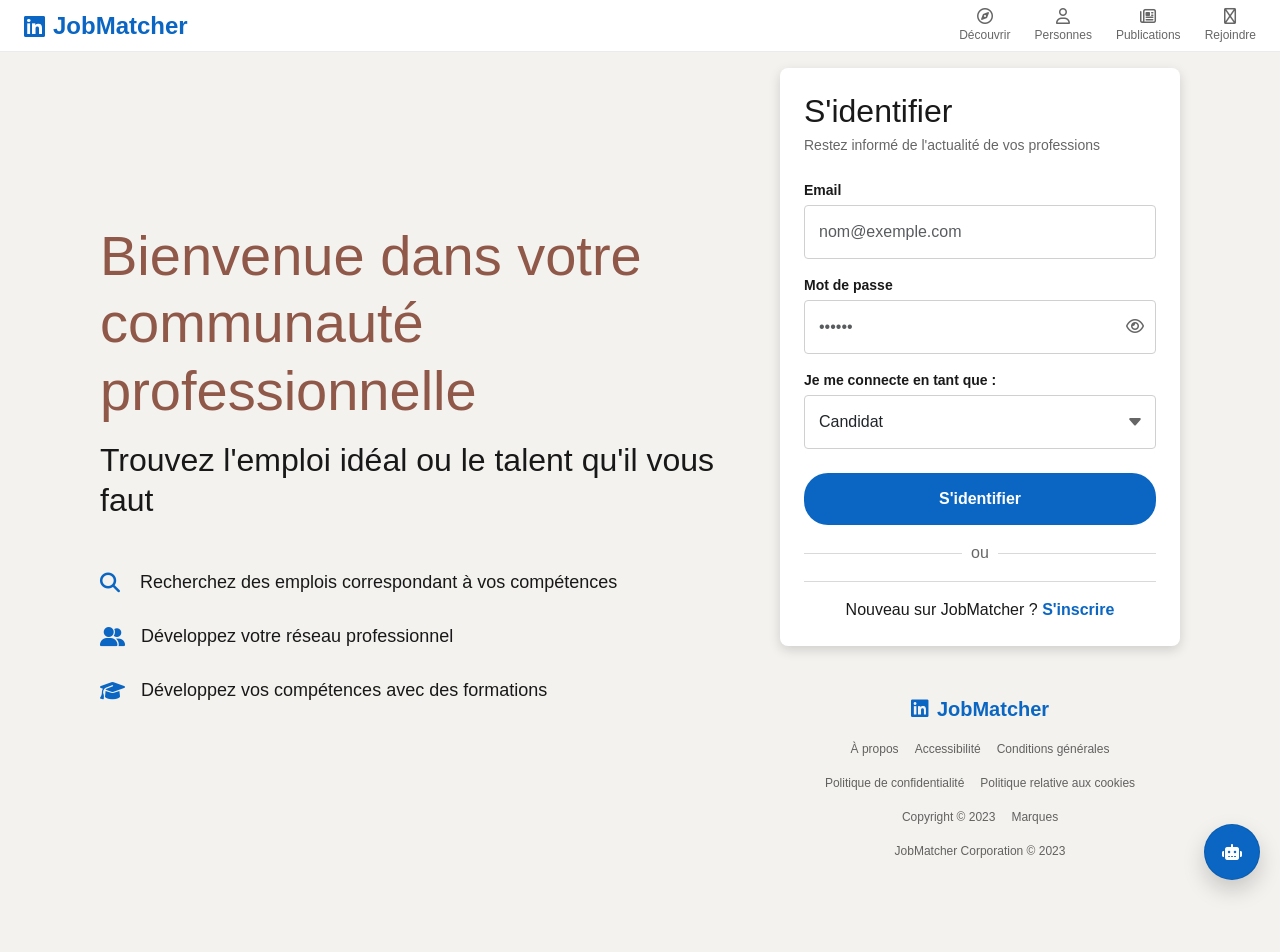
<file: JobMatcher/target/classes/static/index.html>
<!DOCTYPE html>
<html lang="fr">
<head>
    <meta charset="UTF-8">
    <title>JobMatcher | Connexion</title>
    <meta name="viewport" content="width=device-width, initial-scale=1.0">
    <link href="https://cdn.jsdelivr.net/npm/bootstrap@5.3.0/dist/css/bootstrap.min.css" rel="stylesheet">
    <link rel="stylesheet" href="https://cdnjs.cloudflare.com/ajax/libs/font-awesome/6.4.0/css/all.min.css">
    <link rel="stylesheet" href="assistant.css">
    <style>
        :root {
            --linkedin-blue: #0a66c2;
            --linkedin-blue-dark: #004182;
            --linkedin-blue-light: #70b5f9;
            --linkedin-text: rgba(0,0,0,0.9);
            --linkedin-text-secondary: rgba(0,0,0,0.6);
            --linkedin-bg: #f3f2ef;
            --linkedin-white: #ffffff;
            --linkedin-border: #d0d0d0;
            --linkedin-gold: #e7a33e;
        }

        * {
            margin: 0;
            padding: 0;
            box-sizing: border-box;
            font-family: -apple-system, BlinkMacSystemFont, 'Segoe UI', Roboto, Helvetica Neue, Arial, sans-serif;
        }

        body {
            background-color: var(--linkedin-bg);
            color: var(--linkedin-text);
            font-size: 16px;
            line-height: 1.5;
            min-height: 100vh;
        }

        /* LinkedIn Header */
        .linkedin-header {
            background-color: var(--linkedin-white);
            border-bottom: 1px solid rgba(0,0,0,0.08);
            height: 52px;
            padding: 0 24px;
            display: flex;
            align-items: center;
            justify-content: space-between;
            position: fixed;
            top: 0;
            left: 0;
            right: 0;
            z-index: 100;
        }

        .linkedin-logo {
            color: var(--linkedin-blue);
            font-size: 24px;
            font-weight: 600;
            display: flex;
            align-items: center;
            text-decoration: none;
        }

        .linkedin-logo i {
            margin-right: 8px;
        }

        .nav-links {
            display: flex;
            align-items: center;
            gap: 24px;
        }

        .nav-link {
            color: var(--linkedin-text-secondary);
            font-size: 12px;
            text-decoration: none;
            display: flex;
            flex-direction: column;
            align-items: center;
            transition: color 0.2s;
        }

        .nav-link:hover {
            color: var(--linkedin-text);
        }

        .nav-link i {
            font-size: 16px;
            margin-bottom: 2px;
        }

        /* Main Layout */
        .main-container {
            max-width: 1128px;
            margin: 0 auto;
            padding: 0 24px;
            display: flex;
            align-items: center;
            min-height: calc(100vh - 52px);
            margin-top: 52px;
        }

        /* Hero Section */
        .hero-section {
            flex: 1;
            padding-right: 60px;
        }

        .hero-title {
            font-size: 56px;
            font-weight: 200;
            line-height: 1.2;
            color: #8f5849;
            margin-bottom: 16px;
        }

        .hero-subtitle {
            font-size: 32px;
            font-weight: 400;
            line-height: 1.25;
            margin-bottom: 32px;
        }

        .feature-list {
            margin-top: 48px;
        }

        .feature-item {
            display: flex;
            align-items: center;
            margin-bottom: 24px;
            font-size: 18px;
        }

        .feature-icon {
            color: var(--linkedin-blue);
            font-size: 20px;
            margin-right: 16px;
            min-width: 24px;
        }

        /* Login Form - Exact LinkedIn Copy */
        .login-container {
            width: 400px;
        }

        .login-card {
            background: var(--linkedin-white);
            padding: 24px;
            border-radius: 8px;
            box-shadow: 0 4px 12px rgba(0,0,0,0.15);
            margin-bottom: 24px;
        }

        .form-title {
            font-size: 32px;
            font-weight: 400;
            margin-bottom: 4px;
        }

        .form-subtitle {
            color: var(--linkedin-text-secondary);
            font-size: 14px;
            margin-bottom: 24px;
        }

        .form-group {
            margin-bottom: 16px;
        }

        .form-label {
            font-size: 14px;
            font-weight: 600;
            color: var(--linkedin-text);
            margin-bottom: 4px;
            display: block;
        }

        .form-control {
            width: 100%;
            padding: 14px;
            font-size: 16px;
            border: 1px solid var(--linkedin-border);
            border-radius: 4px;
            transition: all 0.15s;
        }

        .form-control:focus {
            border-color: var(--linkedin-blue);
            outline: none;
            box-shadow: 0 0 0 1px var(--linkedin-blue);
        }

        .form-control:hover {
            border-color: rgba(0,0,0,0.9);
        }

        .password-wrapper {
            position: relative;
        }

        .password-toggle {
            position: absolute;
            right: 12px;
            top: 50%;
            transform: translateY(-50%);
            background: none;
            border: none;
            color: var(--linkedin-text-secondary);
            cursor: pointer;
        }

        .login-btn {
            width: 100%;
            padding: 14px;
            font-size: 16px;
            font-weight: 600;
            background-color: var(--linkedin-blue);
            color: white;
            border: none;
            border-radius: 24px;
            cursor: pointer;
            transition: background-color 0.15s;
            margin-top: 8px;
        }

        .login-btn:hover {
            background-color: var(--linkedin-blue-dark);
        }

        .divider {
            text-align: center;
            position: relative;
            margin: 16px 0;
            color: var(--linkedin-text-secondary);
        }

        .divider:before {
            content: "";
            position: absolute;
            left: 0;
            top: 50%;
            width: 45%;
            height: 1px;
            background-color: rgba(0,0,0,0.15);
        }

        .divider:after {
            content: "";
            position: absolute;
            right: 0;
            top: 50%;
            width: 45%;
            height: 1px;
            background-color: rgba(0,0,0,0.15);
        }

        .signup-prompt {
            text-align: center;
            margin-top: 16px;
            padding-top: 16px;
            border-top: 1px solid rgba(0,0,0,0.15);
        }

        .signup-prompt a {
            color: var(--linkedin-blue);
            font-weight: 600;
            text-decoration: none;
        }

        .signup-prompt a:hover {
            text-decoration: underline;
        }

        /* Footer */
        .linkedin-footer {
            padding: 24px 0;
            text-align: center;
        }

        .footer-links {
            display: flex;
            justify-content: center;
            flex-wrap: wrap;
            gap: 16px;
            margin-bottom: 16px;
        }

        .footer-links a {
            color: var(--linkedin-text-secondary);
            text-decoration: none;
            font-size: 12px;
        }

        .footer-links a:hover {
            color: var(--linkedin-blue);
            text-decoration: underline;
        }

        .footer-logo {
            color: var(--linkedin-blue);
            font-weight: 600;
            font-size: 20px;
            display: flex;
            align-items: center;
            justify-content: center;
            gap: 8px;
            margin-bottom: 16px;
        }

        .copyright {
            color: var(--linkedin-text-secondary);
            font-size: 12px;
        }

        /* Responsive */
        @media (max-width: 1024px) {
            .main-container {
                flex-direction: column;
                padding-top: 32px;
            }

            .hero-section {
                padding-right: 0;
                text-align: center;
                margin-bottom: 32px;
            }

            .hero-title {
                font-size: 40px;
            }

            .hero-subtitle {
                font-size: 24px;
            }

            .login-container {
                width: 100%;
                max-width: 400px;
            }
        }

        @media (max-width: 768px) {
            .nav-links {
                display: none;
            }

            .hero-title {
                font-size: 32px;
            }

            .hero-subtitle {
                font-size: 20px;
            }

            .login-card {
                box-shadow: none;
                border: 1px solid rgba(0,0,0,0.08);
            }
        }

        /* Custom select styling */
        select.form-control {
            appearance: none;
            background-image: url("data:image/svg+xml,%3Csvg xmlns='http://www.w3.org/2000/svg' width='16' height='16' fill='%23666666' viewBox='0 0 16 16'%3E%3Cpath d='M7.247 11.14 2.451 5.658C1.885 5.013 2.345 4 3.204 4h9.592a1 1 0 0 1 .753 1.659l-4.796 5.48a1 1 0 0 1-1.506 0z'/%3E%3C/svg%3E");
            background-repeat: no-repeat;
            background-position: right 12px center;
            background-size: 16px;
            padding-right: 40px;
            cursor: pointer;
        }

    </style>
</head>
<body>
<!-- LinkedIn Header -->
<header class="linkedin-header">
    <a href="#" class="linkedin-logo">
        <i class="fab fa-linkedin"></i>
        <span>JobMatcher</span>
    </a>

    <div class="nav-links">
        <a href="#" class="nav-link">
            <i class="far fa-compass"></i>
            <span>Découvrir</span>
        </a>
        <a href="#" class="nav-link">
            <i class="far fa-user"></i>
            <span>Personnes</span>
        </a>
        <a href="#" class="nav-link">
            <i class="far fa-newspaper"></i>
            <span>Publications</span>
        </a>
        <a href="signup.html" class="nav-link">
            <i class="far fa-user-plus"></i>
            <span>Rejoindre</span>
        </a>
    </div>
</header>

<!-- Main Content -->
<main class="main-container">
    <!-- Hero Section -->
    <section class="hero-section">
        <h1 class="hero-title">Bienvenue dans votre communauté professionnelle</h1>
        <h2 class="hero-subtitle">Trouvez l'emploi idéal ou le talent qu'il vous faut</h2>

        <div class="feature-list">
            <div class="feature-item">
                <div class="feature-icon">
                    <i class="fas fa-search"></i>
                </div>
                <span>Recherchez des emplois correspondant à vos compétences</span>
            </div>
            <div class="feature-item">
                <div class="feature-icon">
                    <i class="fas fa-user-friends"></i>
                </div>
                <span>Développez votre réseau professionnel</span>
            </div>
            <div class="feature-item">
                <div class="feature-icon">
                    <i class="fas fa-graduation-cap"></i>
                </div>
                <span>Développez vos compétences avec des formations</span>
            </div>
        </div>
    </section>

    <!-- Login Form -->
    <section class="login-container">
        <div class="login-card">
            <h2 class="form-title">S'identifier</h2>
            <p class="form-subtitle">Restez informé de l'actualité de vos professions</p>

            <form id="loginForm">
                <div class="form-group">
                    <label for="email" class="form-label">Email</label>
                    <input type="email" id="email" class="form-control" placeholder="" required>
                </div>

                <div class="form-group">
                    <label for="pass" class="form-label">Mot de passe</label>
                    <div class="password-wrapper">
                        <input type="password" id="pass" class="form-control" placeholder="" required>
                        <button type="button" class="password-toggle" id="togglePassword">
                            <i class="far fa-eye"></i>
                        </button>
                    </div>
                </div>

                <div class="form-group">
                    <label for="role" class="form-label">Je me connecte en tant que :</label>
                    <select id="role" class="form-control">
                        <option value="candidate">Candidat</option>
                        <option value="recruiter">Recruteur</option>
                    </select>
                </div>

                <button type="submit" class="login-btn">S'identifier</button>

                <div class="divider">ou</div>


            </form>

            <div class="signup-prompt">
                Nouveau sur JobMatcher ? <a href="signup.html">S'inscrire</a>
            </div>
        </div>

        <!-- Footer -->
        <footer class="linkedin-footer">
            <div class="footer-logo">
                <i class="fab fa-linkedin"></i>
                <span>JobMatcher</span>
            </div>

            <div class="footer-links">
                <a href="#">À propos</a>
                <a href="#">Accessibilité</a>
                <a href="#">Conditions générales</a>
                <a href="#">Politique de confidentialité</a>
                <a href="#">Politique relative aux cookies</a>
                <a href="#">Copyright © 2023</a>
                <a href="#">Marques</a>
            </div>

            <div class="copyright">
                JobMatcher Corporation © 2023
            </div>
        </footer>
    </section>
</main>

<!-- Assistant UI -->
<div class="assistant-backdrop" id="assistantBackdrop" aria-hidden="true"></div>
<section class="assistant-panel" id="assistantPanel" role="dialog" aria-modal="true" aria-label="Assistant">
    <div class="assistant-header">
        <div class="assistant-title">
            <i class="fa-solid fa-wand-magic-sparkles" aria-hidden="true"></i>
            <span>Assistant</span>
        </div>
        <button type="button" class="assistant-close" id="assistantClose" aria-label="Fermer">
            <i class="fa-solid fa-xmark" aria-hidden="true"></i>
        </button>
    </div>
    <div class="assistant-body">
        <div class="assistant-messages" id="assistantMessages"></div>
        <div class="assistant-inputRow">
            <input class="assistant-input" id="assistantInput" placeholder="Écris ta question…" />
            <button class="assistant-send" id="assistantSend" type="button">Envoyer</button>
        </div>
        <div class="assistant-hint">
            Modèle:
            <select id="assistantModel" class="form-select form-select-sm d-inline-block" style="width: auto; vertical-align: middle;">
                <option value="llama3" selected>llama3</option>
                <option value="mistral">mistral</option>
            </select>
            (Ollama doit tourner sur le port 11434)
        </div>
    </div>
</section>
<button type="button" class="assistant-fab" id="assistantFab" aria-label="Ouvrir l’assistant" title="Assistant">
    <i class="fa-solid fa-robot" aria-hidden="true"></i>
</button>

<script>
    // Your original login function (unchanged)
    async function login() {
        const email = document.getElementById("email").value;
        const pass = document.getElementById("pass").value;
        const role = document.getElementById("role").value;

        if(!email || !pass) return alert("Veuillez remplir tous les champs.");

        try {
            const res = await fetch("/api/login", {
                method: "POST",
                headers: {"Content-Type":"application/json"},
                body: JSON.stringify({ email: email, password: pass })
            });

            if(res.ok) {
                const user = await res.json();
                localStorage.setItem("user", JSON.stringify(user));

                // Redirection selon le choix
                if(role === "recruiter") {
                    window.location.href = "dashboard_recruiter.html";
                } else {
                    window.location.href = "dashboard_candidate.html";
                }
            } else {
                alert("Email ou mot de passe incorrect.");
            }
        } catch(e) {
            alert("Erreur de connexion au serveur.");
        }
    }

    // Password visibility toggle
    document.getElementById('togglePassword').addEventListener('click', function() {
        const passwordInput = document.getElementById('pass');
        const icon = this.querySelector('i');

        if (passwordInput.type === 'password') {
            passwordInput.type = 'text';
            icon.classList.remove('fa-eye');
            icon.classList.add('fa-eye-slash');
        } else {
            passwordInput.type = 'password';
            icon.classList.remove('fa-eye-slash');
            icon.classList.add('fa-eye');
        }
    });

    // Form submission
    document.getElementById('loginForm').addEventListener('submit', function(e) {
        e.preventDefault();
        login();
    });

    // Enter key support
    document.addEventListener('keypress', function(e) {
        if (e.key === 'Enter') {
            const activeElement = document.activeElement;
            if (activeElement.tagName === 'INPUT' || activeElement.tagName === 'SELECT') {
                login();
            }
        }
    });

    // LinkedIn-style placeholder animation
    const emailInput = document.getElementById('email');
    const passInput = document.getElementById('pass');

    [emailInput, passInput].forEach(input => {
        input.addEventListener('focus', function() {
            this.setAttribute('placeholder', this.getAttribute('data-placeholder') || '');
        });

        input.addEventListener('blur', function() {
            this.setAttribute('data-placeholder', this.placeholder);
            this.placeholder = '';
        });
    });

    // Initialize placeholders
    emailInput.placeholder = "nom@exemple.com";
    passInput.placeholder = "••••••";

</script>
<script src="assistant.js"></script>
</body>
</html>
</file>
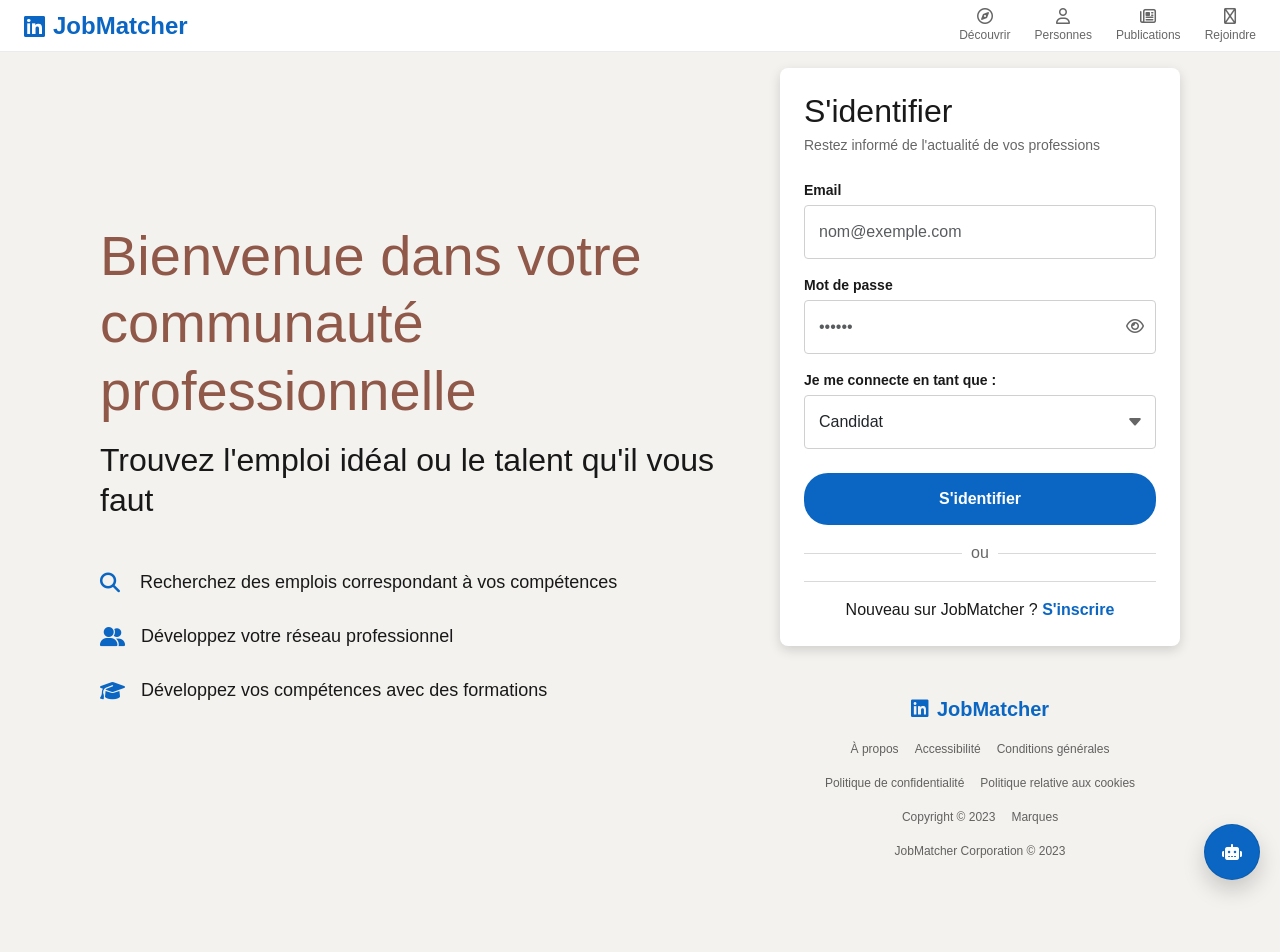
<file: JobMatcher/target/classes/static/dashboard_candidate.html>
<!DOCTYPE html>
<html lang="fr" data-bs-theme="light">
<head>
  <meta charset="UTF-8">
  <title>JobMatcher - LinkedIn Style Dashboard</title>
  <link href="https://cdn.jsdelivr.net/npm/bootstrap@5.3.0/dist/css/bootstrap.min.css" rel="stylesheet">
  <link rel="stylesheet" href="https://cdn.jsdelivr.net/npm/bootstrap-icons@1.10.0/font/bootstrap-icons.css">
  <link rel="stylesheet" href="assistant.css">
  <style>
    :root {
      --linkedin-blue: #0a66c2;
      --linkedin-blue-dark: #004182;
      --linkedin-blue-light: #e8f4fc;
      --linkedin-gray-bg: #f3f2ef;
      --linkedin-white: #ffffff;
      --linkedin-border: #e0e0e0;
      --linkedin-text: #191919;
      --linkedin-text-secondary: #666666;
      --linkedin-green: #057642;
      --linkedin-gold: #f8c77e;
      --linkedin-post-bg: #ffffff;
      --linkedin-hover-bg: #f5f5f5;
    }

    [data-bs-theme="dark"] {
      --linkedin-gray-bg: #121212;
      --linkedin-white: #1d1d1d;
      --linkedin-border: #3d3d3d;
      --linkedin-text: #ffffff;
      --linkedin-text-secondary: #b0b0b0;
      --linkedin-post-bg: #2d2d2d;
      --linkedin-hover-bg: #333333;
    }

    body {
      background-color: var(--linkedin-gray-bg);
      font-family: -apple-system, BlinkMacSystemFont, "Segoe UI", Roboto, Helvetica, Arial, sans-serif;
      padding-top: 52px;
      -webkit-font-smoothing: antialiased;
      transition: background-color 0.3s ease;
    }

    /* Modern Navbar */
    .navbar-linkedin {
      background-color: var(--linkedin-white);
      border-bottom: 1px solid var(--linkedin-border);
      height: 52px;
      position: fixed;
      top: 0;
      width: 100%;
      z-index: 1050;
      padding: 0 24px;
      box-shadow: 0 1px 3px rgba(0,0,0,0.08);
      transition: all 0.3s ease;
    }

    .navbar-brand-linkedin {
      color: var(--linkedin-blue) !important;
      font-size: 2.2rem;
      font-weight: 700;
      line-height: 1;
      margin-right: 10px;
      text-decoration: none;
      transition: transform 0.2s ease;
    }

    .navbar-brand-linkedin:hover {
      transform: scale(1.05);
    }

    .search-box {
      background: var(--linkedin-hover-bg);
      border-radius: 6px;
      padding: 0 12px;
      height: 36px;
      display: flex;
      align-items: center;
      width: 320px;
      transition: all 0.2s ease;
      border: 1px solid transparent;
    }

    .search-box:focus-within {
      background: var(--linkedin-white);
      border-color: var(--linkedin-blue);
      box-shadow: 0 0 0 2px rgba(10, 102, 194, 0.2);
    }

    .search-box input {
      border: none;
      background: transparent;
      font-size: 14px;
      width: 100%;
      outline: none;
      margin-left: 8px;
      color: var(--linkedin-text);
    }

    .nav-icon {
      display: flex;
      flex-direction: column;
      align-items: center;
      color: var(--linkedin-text-secondary);
      text-decoration: none;
      min-width: 80px;
      font-size: 12px;
      cursor: pointer;
      transition: all 0.2s ease;
      position: relative;
      padding: 8px 0;
      border-radius: 4px;
    }

    .nav-icon:hover {
      color: var(--linkedin-text);
      background-color: var(--linkedin-hover-bg);
    }

    .nav-icon.active {
      color: var(--linkedin-blue);
      border-bottom: 2px solid var(--linkedin-blue);
    }

    .nav-icon i {
      font-size: 20px;
      margin-bottom: 2px;
    }

    .notification-badge {
      position: absolute;
      top: 4px;
      right: 20px;
      width: 8px;
      height: 8px;
      background-color: #ff5c5c;
      border-radius: 50%;
      border: 2px solid var(--linkedin-white);
    }

    /* Main Container */
    .main-container {
      max-width: 1200px;
      margin: 24px auto;
      padding: 0 16px;
    }

    /* Profile Sidebar */
    .profile-sidebar {
      position: sticky;
      top: 76px;
    }

    .sidebar-card {
      background: var(--linkedin-white);
      border-radius: 12px;
      border: 1px solid var(--linkedin-border);
      overflow: hidden;
      margin-bottom: 16px;
      transition: transform 0.3s cubic-bezier(0.4, 0, 0.2, 1),
      box-shadow 0.3s cubic-bezier(0.4, 0, 0.2, 1);
    }

    .sidebar-card:hover {
      transform: translateY(-4px);
      box-shadow: 0 12px 24px rgba(0,0,0,0.1);
    }

    .profile-bg {
      height: 56px;
      background: linear-gradient(135deg, var(--linkedin-blue) 0%, #378fe9 100%);
    }

    .profile-info {
      text-align: center;
      margin-top: -28px;
      padding-bottom: 20px;
      border-bottom: 1px solid var(--linkedin-border);
    }

    .profile-avatar {
      width: 64px;
      height: 64px;
      border-radius: 50%;
      border: 3px solid var(--linkedin-white);
      background: linear-gradient(135deg, var(--linkedin-blue) 0%, #378fe9 100%);
      color: white;
      display: flex;
      align-items: center;
      justify-content: center;
      font-size: 24px;
      margin: 0 auto;
      font-weight: 600;
      box-shadow: 0 4px 12px rgba(0,0,0,0.15);
      transition: transform 0.3s ease;
    }

    .profile-avatar:hover {
      transform: scale(1.05);
    }

    /* Stats */
    .stats-row {
      padding: 14px 16px;
      font-size: 13px;
      font-weight: 600;
      color: var(--linkedin-text-secondary);
      cursor: pointer;
      transition: all 0.2s ease;
      border-bottom: 1px solid var(--linkedin-border);
      display: flex;
      justify-content: space-between;
      align-items: center;
    }

    .stats-row:last-child {
      border-bottom: none;
    }

    .stats-row:hover {
      background: var(--linkedin-hover-bg);
      padding-left: 20px;
    }

    .stats-num {
      color: var(--linkedin-blue);
      font-weight: 700;
    }

    /* Feed Header */
    .feed-header {
      background: var(--linkedin-white);
      border-radius: 12px;
      border: 1px solid var(--linkedin-border);
      padding: 20px 24px;
      margin-bottom: 20px;
      box-shadow: 0 2px 8px rgba(0,0,0,0.05);
    }

    .sort-tab {
      font-size: 14px;
      font-weight: 600;
      color: var(--linkedin-text-secondary);
      padding: 8px 16px;
      cursor: pointer;
      border-radius: 20px;
      text-decoration: none;
      margin-right: 8px;
      transition: all 0.3s cubic-bezier(0.4, 0, 0.2, 1);
      display: inline-flex;
      align-items: center;
      gap: 6px;
    }

    .sort-tab.active {
      background: linear-gradient(135deg, var(--linkedin-blue) 0%, #378fe9 100%);
      color: white;
      box-shadow: 0 4px 12px rgba(10, 102, 194, 0.3);
    }

    .sort-tab:hover:not(.active) {
      background-color: var(--linkedin-hover-bg);
      transform: translateY(-1px);
    }

    /* Modern Job Card */
    .job-card {
      background: var(--linkedin-white);
      border: 1px solid var(--linkedin-border);
      border-radius: 16px;
      padding: 20px;
      margin-bottom: 16px;
      transition: all 0.4s cubic-bezier(0.4, 0, 0.2, 1);
      cursor: pointer;
      position: relative;
      overflow: hidden;
    }

    .job-card::before {
      content: '';
      position: absolute;
      top: 0;
      left: 0;
      right: 0;
      height: 4px;
      background: linear-gradient(90deg, var(--linkedin-blue), #378fe9);
      transform: scaleX(0);
      transition: transform 0.3s ease;
    }

    .job-card:hover {
      transform: translateY(-6px);
      box-shadow: 0 16px 32px rgba(0,0,0,0.12);
      border-color: var(--linkedin-blue);
    }

    .job-card:hover::before {
      transform: scaleX(1);
    }

    .job-card.new::after {
      content: "NOUVEAU";
      position: absolute;
      top: 12px;
      right: 12px;
      background: var(--linkedin-green);
      color: white;
      font-size: 10px;
      font-weight: 700;
      padding: 4px 10px;
      border-radius: 12px;
      text-transform: uppercase;
      letter-spacing: 0.5px;
      animation: pulse 2s infinite;
    }

    @keyframes pulse {
      0%, 100% { opacity: 1; }
      50% { opacity: 0.7; }
    }

    .company-logo {
      width: 56px;
      height: 56px;
      background: linear-gradient(135deg, var(--linkedin-blue-light) 0%, #e8f4fc 100%);
      color: var(--linkedin-blue);
      font-weight: 700;
      display: flex;
      align-items: center;
      justify-content: center;
      font-size: 20px;
      margin-right: 16px;
      border-radius: 12px;
      border: 1px solid #dce6f1;
      transition: transform 0.3s ease;
    }

    .job-card:hover .company-logo {
      transform: rotate(5deg) scale(1.05);
    }

    .job-title {
      font-weight: 700;
      color: var(--linkedin-text);
      font-size: 18px;
      margin-bottom: 4px;
      line-height: 1.3;
      transition: color 0.2s ease;
    }

    .job-card:hover .job-title {
      color: var(--linkedin-blue);
    }

    /* Social Feed Posts */
    .social-feed {
      display: none;
    }

    .post-card {
      background: var(--linkedin-white);
      border: 1px solid var(--linkedin-border);
      border-radius: 16px;
      padding: 24px;
      margin-bottom: 16px;
      transition: all 0.3s ease;
    }

    .post-card:hover {
      transform: translateY(-4px);
      box-shadow: 0 12px 24px rgba(0,0,0,0.08);
      border-color: var(--linkedin-blue);
    }

    .post-header {
      display: flex;
      align-items: center;
      margin-bottom: 20px;
    }

    .post-avatar {
      width: 56px;
      height: 56px;
      border-radius: 50%;
      background: linear-gradient(135deg, #667eea 0%, #764ba2 100%);
      color: white;
      display: flex;
      align-items: center;
      justify-content: center;
      font-size: 22px;
      font-weight: 600;
      margin-right: 16px;
      border: 3px solid var(--linkedin-white);
      box-shadow: 0 4px 8px rgba(0,0,0,0.1);
    }

    .post-author {
      font-weight: 700;
      color: var(--linkedin-text);
      margin-bottom: 4px;
      font-size: 16px;
    }

    .post-title {
      color: var(--linkedin-text-secondary);
      font-size: 14px;
      margin-bottom: 2px;
    }

    .post-meta {
      font-size: 12px;
      color: var(--linkedin-text-secondary);
      display: flex;
      align-items: center;
      gap: 8px;
    }

    .post-meta i {
      font-size: 10px;
    }

    .post-content {
      color: var(--linkedin-text);
      line-height: 1.6;
      margin-bottom: 20px;
      font-size: 15px;
      padding: 0 8px;
    }

    .post-tags {
      display: flex;
      flex-wrap: wrap;
      gap: 8px;
      margin-bottom: 20px;
      padding: 0 8px;
    }

    .post-tag {
      background: var(--linkedin-blue-light);
      color: var(--linkedin-blue);
      font-size: 12px;
      font-weight: 600;
      padding: 6px 12px;
      border-radius: 16px;
      border: 1px solid var(--linkedin-border);
      transition: all 0.2s ease;
      cursor: pointer;
    }

    .post-tag:hover {
      background: var(--linkedin-blue);
      color: white;
      transform: translateY(-1px);
    }

    .post-actions {
      display: flex;
      gap: 16px;
      padding-top: 20px;
      border-top: 1px solid var(--linkedin-border);
    }

    .post-action {
      display: flex;
      align-items: center;
      gap: 8px;
      color: var(--linkedin-text-secondary);
      background: none;
      border: none;
      padding: 8px 16px;
      border-radius: 20px;
      transition: all 0.2s ease;
      cursor: pointer;
      font-size: 14px;
      font-weight: 600;
    }

    .post-action:hover {
      background: var(--linkedin-hover-bg);
      color: var(--linkedin-blue);
    }

    .post-action.active {
      color: var(--linkedin-blue);
      background: var(--linkedin-blue-light);
    }

    .post-action .count {
      font-size: 12px;
      font-weight: 700;
    }

    .post-action.liked {
      color: var(--linkedin-blue);
    }

    .post-action.liked i {
      color: var(--linkedin-blue);
    }

    /* Interactive Elements */
    .btn-apply {
      background: linear-gradient(135deg, var(--linkedin-blue) 0%, #378fe9 100%);
      color: white;
      border: none;
      border-radius: 24px;
      padding: 10px 24px;
      font-weight: 700;
      font-size: 14px;
      transition: all 0.3s cubic-bezier(0.4, 0, 0.2, 1);
      box-shadow: 0 4px 12px rgba(10, 102, 194, 0.2);
      position: relative;
      overflow: hidden;
    }

    .btn-apply::before {
      content: '';
      position: absolute;
      top: 50%;
      left: 50%;
      width: 0;
      height: 0;
      border-radius: 50%;
      background: rgba(255, 255, 255, 0.3);
      transform: translate(-50%, -50%);
      transition: width 0.6s, height 0.6s;
    }

    .btn-apply:hover::before {
      width: 300px;
      height: 300px;
    }

    .btn-apply:hover {
      transform: translateY(-2px);
      box-shadow: 0 8px 20px rgba(10, 102, 194, 0.3);
    }

    .btn-saved {
      color: var(--linkedin-text-secondary);
      font-size: 20px;
      background: none;
      border: none;
      padding: 8px;
      border-radius: 50%;
      transition: all 0.3s cubic-bezier(0.4, 0, 0.2, 1);
      position: relative;
      overflow: hidden;
    }

    .btn-saved::before {
      content: '';
      position: absolute;
      top: 0;
      left: 0;
      right: 0;
      bottom: 0;
      background: var(--linkedin-hover-bg);
      border-radius: 50%;
      transform: scale(0);
      transition: transform 0.3s ease;
    }

    .btn-saved:hover::before {
      transform: scale(1);
    }

    .btn-saved:hover {
      color: var(--linkedin-gold);
      transform: scale(1.1);
    }

    .btn-saved.active i {
      color: var(--linkedin-gold);
      animation: bookmarkPop 0.3s ease;
    }

    @keyframes bookmarkPop {
      0% { transform: scale(1); }
      50% { transform: scale(1.3); }
      100% { transform: scale(1); }
    }

    /* Job Details Modal */
    .job-modal {
      position: fixed;
      top: 0;
      left: 0;
      width: 100%;
      height: 100%;
      background: rgba(0, 0, 0, 0.7);
      backdrop-filter: blur(8px);
      z-index: 1100;
      display: none;
      opacity: 0;
      transition: opacity 0.4s cubic-bezier(0.4, 0, 0.2, 1);
    }

    .job-modal.active {
      display: flex;
      opacity: 1;
      align-items: center;
      justify-content: center;
      animation: modalFadeIn 0.4s cubic-bezier(0.4, 0, 0.2, 1);
    }

    @keyframes modalFadeIn {
      from {
        opacity: 0;
        backdrop-filter: blur(0);
      }
      to {
        opacity: 1;
        backdrop-filter: blur(8px);
      }
    }

    .modal-content {
      background: var(--linkedin-white);
      border-radius: 24px;
      width: 95%;
      max-width: 1000px;
      max-height: 90vh;
      overflow-y: auto;
      animation: modalSlideIn 0.5s cubic-bezier(0.4, 0, 0.2, 1);
      box-shadow: 0 24px 64px rgba(0,0,0,0.3);
      border: 1px solid var(--linkedin-border);
    }

    @keyframes modalSlideIn {
      from {
        opacity: 0;
        transform: translateY(40px) scale(0.95);
      }
      to {
        opacity: 1;
        transform: translateY(0) scale(1);
      }
    }

    .modal-header {
      padding: 32px 40px 20px;
      border-bottom: 1px solid var(--linkedin-border);
      position: sticky;
      top: 0;
      background: var(--linkedin-white);
      border-radius: 24px 24px 0 0;
      z-index: 1;
    }

    .modal-body {
      padding: 0 40px 40px;
    }

    .modal-footer {
      padding: 24px 40px;
      border-top: 1px solid var(--linkedin-border);
      display: flex;
      gap: 12px;
      justify-content: flex-end;
      position: sticky;
      bottom: 0;
      background: var(--linkedin-white);
      border-radius: 0 0 24px 24px;
    }

    .close-modal {
      position: absolute;
      top: 24px;
      right: 24px;
      background: var(--linkedin-hover-bg);
      border: none;
      width: 44px;
      height: 44px;
      border-radius: 50%;
      display: flex;
      align-items: center;
      justify-content: center;
      font-size: 20px;
      color: var(--linkedin-text);
      cursor: pointer;
      transition: all 0.3s ease;
      z-index: 2;
    }

    .close-modal:hover {
      background: #e6e6e6;
      transform: rotate(90deg);
    }

    /* Job Detail Grid */
    .job-detail-grid {
      display: grid;
      grid-template-columns: 2fr 1fr;
      gap: 40px;
      margin-top: 20px;
    }

    .job-main-content {
      display: flex;
      flex-direction: column;
      gap: 32px;
    }

    .job-sidebar {
      display: flex;
      flex-direction: column;
      gap: 24px;
    }

    .detail-section {
      background: var(--linkedin-hover-bg);
      border-radius: 16px;
      padding: 24px;
      border-left: 4px solid var(--linkedin-blue);
    }

    .detail-section h3 {
      font-size: 18px;
      font-weight: 700;
      color: var(--linkedin-text);
      margin-bottom: 16px;
      display: flex;
      align-items: center;
      gap: 8px;
    }

    .detail-section h3 i {
      color: var(--linkedin-blue);
    }

    .requirements-list {
      list-style: none;
      padding-left: 0;
      margin: 0;
    }

    .requirements-list li {
      padding: 8px 0;
      padding-left: 28px;
      position: relative;
      color: var(--linkedin-text);
      line-height: 1.5;
    }

    .requirements-list li:before {
      content: "✓";
      position: absolute;
      left: 0;
      color: var(--linkedin-green);
      font-weight: bold;
      font-size: 14px;
    }

    /* Responsive Design */
    @media (max-width: 992px) {
      .job-detail-grid {
        grid-template-columns: 1fr;
        gap: 24px;
      }

      .search-box {
        width: 240px;
      }

      .nav-icon {
        min-width: 60px;
      }
    }

    @media (max-width: 768px) {
      .navbar-linkedin {
        padding: 0 16px;
      }

      .search-box {
        display: none;
      }

      .nav-icon span {
        display: none;
      }

      .nav-icon {
        min-width: 50px;
        padding: 12px 0;
      }

      .nav-icon i {
        font-size: 18px;
        margin-bottom: 0;
      }

      .modal-content {
        width: 95%;
        max-height: 85vh;
        border-radius: 16px;
      }

      .modal-header,
      .modal-body,
      .modal-footer {
        padding: 20px;
      }

      .close-modal {
        top: 16px;
        right: 16px;
        width: 36px;
        height: 36px;
      }

      .post-avatar {
        width: 48px;
        height: 48px;
        font-size: 18px;
      }
    }

    /* Smooth Scroll */
    html {
      scroll-behavior: smooth;
    }

    /* Custom Scrollbar */
    ::-webkit-scrollbar {
      width: 8px;
    }

    ::-webkit-scrollbar-track {
      background: var(--linkedin-hover-bg);
      border-radius: 4px;
    }

    ::-webkit-scrollbar-thumb {
      background: var(--linkedin-blue);
      border-radius: 4px;
    }

    ::-webkit-scrollbar-thumb:hover {
      background: var(--linkedin-blue-dark);
    }

    /* Loading Animation */
    .loading-shimmer {
      background: linear-gradient(
              90deg,
              var(--linkedin-hover-bg) 25%,
              var(--linkedin-border) 50%,
              var(--linkedin-hover-bg) 75%
      );
      background-size: 200% 100%;
      animation: shimmer 1.5s infinite;
      border-radius: 8px;
    }

    @keyframes shimmer {
      0% { background-position: -200% 0; }
      100% { background-position: 200% 0; }
    }

    /* Theme Toggle */
    .theme-toggle {
      background: none;
      border: none;
      color: var(--linkedin-text-secondary);
      padding: 8px;
      border-radius: 50%;
      cursor: pointer;
      transition: all 0.3s ease;
    }

    .theme-toggle:hover {
      background: var(--linkedin-hover-bg);
      color: var(--linkedin-text);
      transform: rotate(30deg);
    }

    /* Create Post Button */
    .create-post {
      background: var(--linkedin-white);
      border: 1px solid var(--linkedin-border);
      border-radius: 16px;
      padding: 20px;
      margin-bottom: 16px;
      display: flex;
      align-items: center;
      gap: 16px;
      cursor: pointer;
      transition: all 0.3s ease;
    }

    .create-post:hover {
      background: var(--linkedin-hover-bg);
      border-color: var(--linkedin-blue);
    }

    .create-post-input {
      flex: 1;
      background: var(--linkedin-hover-bg);
      border: 1px solid var(--linkedin-border);
      border-radius: 24px;
      padding: 12px 20px;
      font-size: 14px;
      color: var(--linkedin-text);
      transition: all 0.3s ease;
    }

    .create-post-input:hover {
      background: var(--linkedin-white);
      border-color: var(--linkedin-blue);
    }

    .post-options {
      display: flex;
      justify-content: space-between;
      padding-top: 16px;
      border-top: 1px solid var(--linkedin-border);
      margin-top: 16px;
    }

    .post-option {
      display: flex;
      align-items: center;
      gap: 8px;
      color: var(--linkedin-text-secondary);
      background: none;
      border: none;
      padding: 8px 16px;
      border-radius: 20px;
      transition: all 0.2s ease;
      cursor: pointer;
      font-size: 14px;
      font-weight: 600;
    }

    .post-option:hover {
      background: var(--linkedin-hover-bg);
      color: var(--linkedin-blue);
    }

  </style>
</head>
<body>

<!-- Modern Navbar -->
<nav class="navbar-linkedin d-flex align-items-center">
  <a class="navbar-brand-linkedin" href="#">in</a>

  <div class="search-box d-none d-md-flex">
    <i class="bi bi-search text-muted"></i>
    <input type="text" id="searchInput" placeholder="Rechercher un emploi, une compétence..." onkeyup="filterJobs()">
  </div>

  <div class="ms-auto d-flex align-items-center gap-3">
    <button class="theme-toggle" onclick="toggleTheme()">
      <i class="bi bi-moon-fill"></i>
    </button>

    <a onclick="setTab('all')" class="nav-icon active">
      <i class="bi bi-house-door-fill"></i>
      <span>Accueil</span>
    </a>
    <a onclick="setTab('network')" class="nav-icon">
      <i class="bi bi-people-fill"></i>
      <span>Réseau</span>
      <span class="notification-badge"></span>
    </a>
    <a onclick="setTab('jobs')" class="nav-icon">
      <i class="bi bi-briefcase-fill"></i>
      <span>Emplois</span>
    </a>
    <a onclick="setTab('posts')" class="nav-icon">
      <i class="bi bi-chat-left-text-fill"></i>
      <span>Posts</span>
      <span class="notification-badge"></span>
    </a>

    <div class="dropdown">
      <a class="nav-icon dropdown-toggle" data-bs-toggle="dropdown">
        <div class="profile-avatar" style="width: 32px; height: 32px; font-size: 14px;">
          <span id="navAvatar">U</span>
        </div>
      </a>
      <div class="dropdown-menu dropdown-menu-end" style="min-width: 240px;">
        <div class="px-3 py-2">
          <div class="d-flex align-items-center">
            <div class="profile-avatar" style="width: 48px; height: 48px; font-size: 18px;">
              <span id="navAvatarLarge">U</span>
            </div>
            <div class="ms-2">
              <div class="fw-bold" id="navName">Utilisateur</div>
              <div class="small text-muted" id="navTitle">Développeur Full Stack</div>
            </div>
          </div>
        </div>
        <div class="dropdown-divider"></div>
        <a class="dropdown-item" href="profile.html"><i class="bi bi-person me-2"></i>Mon profil</a>
        <a class="dropdown-item" href="#"><i class="bi bi-gear me-2"></i>Paramètres</a>
        <a class="dropdown-item" href="#" onclick="toggleTheme()">
          <i class="bi bi-moon me-2"></i>Mode sombre
        </a>
        <div class="dropdown-divider"></div>
        <a class="dropdown-item text-danger" href="#" onclick="logout()">
          <i class="bi bi-box-arrow-right me-2"></i>Déconnexion
        </a>
      </div>
    </div>
  </div>
</nav>

<!-- Main Container -->
<div class="main-container">
  <div class="row">
    <!-- Left Sidebar -->
    <div class="col-lg-3">
      <div class="profile-sidebar">
        <div class="sidebar-card">
          <div class="profile-bg"></div>
          <div class="profile-info">
            <div class="profile-avatar" id="uAvatar">U</div>
            <div class="mt-3 fw-bold fs-5" id="uName">Utilisateur</div>
            <div class="small text-muted mb-3" id="uTitle">Développeur Full Stack</div>
            <div class="d-flex justify-content-center gap-2 mb-3">
              <span class="badge bg-primary rounded-pill">
                <i class="bi bi-lightning-charge"></i> Premium
              </span>
              <span class="badge bg-success rounded-pill">
                <i class="bi bi-check-circle"></i> Disponible
              </span>
            </div>
            <div class="progress mb-2" style="height: 6px;">
              <div class="progress-bar bg-primary" style="width: 85%"></div>
            </div>
            <small class="text-muted">Profil complété à 85%</small>
          </div>
          <div>
            <div class="stats-row">
              <span><i class="bi bi-eye me-1"></i> Vues du profil</span>
              <span class="stats-num" id="uViews">128</span>
            </div>
            <div class="stats-row">
              <span><i class="bi bi-send-check me-1"></i> Postulations</span>
              <span class="stats-num" id="uApplications">12</span>
            </div>
            <div class="stats-row">
              <span><i class="bi bi-bookmark me-1"></i> Offres sauvegardées</span>
              <span class="stats-num" id="uSaved">8</span>
            </div>
            <div class="stats-row">
              <span><i class="bi bi-people me-1"></i> Relations</span>
              <span class="stats-num" id="uConnections">245</span>
            </div>
          </div>
          <div class="p-3 text-center border-top">
            <button class="btn btn-outline-primary btn-sm w-100" onclick="window.location.href='profile.html'">
              <i class="bi bi-eye me-1"></i>Voir mon profil
            </button>
          </div>
        </div>

        <!-- Skills Match -->
        <div class="sidebar-card">
          <div class="p-3">
            <div class="fw-bold mb-3">Top Compétences</div>
            <div class="mb-2">
              <div class="d-flex justify-content-between mb-1">
                <span class="small">React.js</span>
                <span class="small fw-bold text-success">95%</span>
              </div>
              <div class="progress" style="height: 6px;">
                <div class="progress-bar bg-success" style="width: 95%"></div>
              </div>
            </div>
            <div class="mb-2">
              <div class="d-flex justify-content-between mb-1">
                <span class="small">Node.js</span>
                <span class="small fw-bold text-primary">85%</span>
              </div>
              <div class="progress" style="height: 6px;">
                <div class="progress-bar bg-primary" style="width: 85%"></div>
              </div>
            </div>
            <div class="mb-2">
              <div class="d-flex justify-content-between mb-1">
                <span class="small">TypeScript</span>
                <span class="small fw-bold text-info">78%</span>
              </div>
              <div class="progress" style="height: 6px;">
                <div class="progress-bar bg-info" style="width: 78%"></div>
              </div>
            </div>
            <div class="mb-2">
              <div class="d-flex justify-content-between mb-1">
                <span class="small">MongoDB</span>
                <span class="small fw-bold text-warning">70%</span>
              </div>
              <div class="progress" style="height: 6px;">
                <div class="progress-bar bg-warning" style="width: 70%"></div>
              </div>
            </div>
          </div>
        </div>

        <!-- Recent Activity -->
        <div class="sidebar-card">
          <div class="p-3">
            <div class="fw-bold mb-3">Activité récente</div>
            <div class="list-group list-group-flush">
              <div class="list-group-item border-0 px-0 py-2">
                <div class="d-flex align-items-center">
                  <div class="profile-avatar" style="width: 32px; height: 32px; font-size: 12px; background: linear-gradient(135deg, #667eea 0%, #764ba2 100%);">
                    <span>A</span>
                  </div>
                  <div class="ms-2">
                    <small class="text-muted">Alex a postulé à</small>
                    <div class="fw-bold small">Développeur React Senior</div>
                  </div>
                </div>
              </div>
              <div class="list-group-item border-0 px-0 py-2">
                <div class="d-flex align-items-center">
                  <div class="profile-avatar" style="width: 32px; height: 32px; font-size: 12px; background: linear-gradient(135deg, #f093fb 0%, #f5576c 100%);">
                    <span>M</span>
                  </div>
                  <div class="ms-2">
                    <small class="text-muted">Marie a partagé</small>
                    <div class="fw-bold small">Conseils entretien technique</div>
                  </div>
                </div>
              </div>
              <div class="list-group-item border-0 px-0 py-2">
                <div class="d-flex align-items-center">
                  <div class="profile-avatar" style="width: 32px; height: 32px; font-size: 12px; background: linear-gradient(135deg, #4facfe 0%, #00f2fe 100%);">
                    <span>T</span>
                  </div>
                  <div class="ms-2">
                    <small class="text-muted">Thomas a liké</small>
                    <div class="fw-bold small">Votre post sur l'IA</div>
                  </div>
                </div>
              </div>
            </div>
          </div>
        </div>
      </div>
    </div>

    <!-- Main Feed -->
    <div class="col-lg-6">
      <!-- Create Post -->
      <div class="create-post" id="createPostSection" style="display: none;">
        <div class="profile-avatar" style="width: 48px; height: 48px; font-size: 18px;">
          <span id="postAvatar">U</span>
        </div>
        <input type="text" class="create-post-input" placeholder="Partagez votre pensée ou une opportunité..." id="postInput">
        <button class="btn btn-primary" onclick="createPost()">
          <i class="bi bi-send"></i>
        </button>
      </div>

      <!-- Feed Header -->
      <div class="feed-header">
        <div class="d-flex justify-content-between align-items-center mb-3">
          <div>
            <h5 class="fw-bold mb-1" id="feedTitle">Votre fil d'actualité</h5>
            <p class="text-muted small mb-0" id="feedSubtitle">Découvrez des opportunités et des discussions</p>
          </div>
          <div>
            <button onclick="showCreatePost()" class="btn btn-outline-primary btn-sm me-2">
              <i class="bi bi-plus-lg me-1"></i>Créer un post
            </button>
            <button onclick="loadContent()" class="btn btn-link text-decoration-none p-0">
              <i class="bi bi-arrow-clockwise"></i>
            </button>
          </div>
        </div>
        <div class="d-flex flex-wrap gap-2">
          <a onclick="setTab('all')" id="tab-all" class="sort-tab active">
            <i class="bi bi-grid"></i> Tous
          </a>
          <a onclick="setTab('jobs')" id="tab-jobs" class="sort-tab">
            <i class="bi bi-briefcase"></i> Offres
          </a>
          <a onclick="setTab('posts')" id="tab-posts" class="sort-tab">
            <i class="bi bi-chat-left-text"></i> Posts
          </a>
          <a onclick="setTab('saved')" id="tab-saved" class="sort-tab">
            <i class="bi bi-bookmark"></i> Enregistrés
          </a>
          <a onclick="setTab('applied')" id="tab-applied" class="sort-tab">
            <i class="bi bi-check-circle"></i> Postulés
          </a>
        </div>
      </div>

      <!-- Jobs List -->
      <div id="jobsList">
        <!-- Loading skeleton -->
        <div class="job-card loading-shimmer" style="height: 180px;"></div>
        <div class="job-card loading-shimmer" style="height: 180px;"></div>
        <div class="job-card loading-shimmer" style="height: 180px;"></div>
      </div>

      <!-- Social Feed -->
      <div id="socialFeed" class="social-feed">
        <!-- Posts will be loaded here -->
      </div>

      <!-- No Results -->
      <div id="noResults" class="text-center py-5 d-none">
        <div class="mb-4">
          <i class="bi bi-search fs-1 text-muted"></i>
        </div>
        <h5 class="fw-bold mb-2">Aucun contenu trouvé</h5>
        <p class="text-muted mb-4">Essayez de modifier vos critères de recherche</p>
        <button onclick="resetFilters()" class="btn btn-primary">
          <i class="bi bi-arrow-counterclockwise me-2"></i>Réinitialiser
        </button>
      </div>
    </div>

    <!-- Right Sidebar -->
    <div class="col-lg-3 d-none d-lg-block">
      <div class="profile-sidebar">
        <!-- News & Updates -->
        <div class="sidebar-card">
          <div class="p-3">
            <div class="d-flex justify-content-between align-items-center mb-3">
              <span class="fw-bold">Actualités tech</span>
              <i class="bi bi-lightning-charge-fill text-warning"></i>
            </div>
            <div class="list-group list-group-flush">
              <a href="#" class="list-group-item list-group-item-action border-0 px-0 py-2">
                <div class="d-flex w-100 justify-content-between">
                  <small class="text-primary fw-bold">#AIJobs</small>
                  <small class="text-muted">2h</small>
                </div>
                <p class="mb-1 small">+45% d'offres IA en 2024</p>
              </a>
              <a href="#" class="list-group-item list-group-item-action border-0 px-0 py-2">
                <div class="d-flex w-100 justify-content-between">
                  <small class="text-primary fw-bold">#RemoteWork</small>
                  <small class="text-muted">4h</small>
                </div>
                <p class="mb-1 small">Les entreprises adoptent l'hybride permanent</p>
              </a>
              <a href="#" class="list-group-item list-group-item-action border-0 px-0 py-2">
                <div class="d-flex w-100 justify-content-between">
                  <small class="text-primary fw-bold">#TechSalaries</small>
                  <small class="text-muted">1j</small>
                </div>
                <p class="mb-1 small">+12% pour les devs full-stack</p>
              </a>
            </div>
          </div>
        </div>

        <!-- Trending Hashtags -->
        <div class="sidebar-card">
          <div class="p-3">
            <div class="fw-bold mb-3">Tendances</div>
            <div class="d-flex flex-wrap gap-2">
              <span class="badge bg-light text-dark border">#ReactJS</span>
              <span class="badge bg-light text-dark border">#RemoteWork</span>
              <span class="badge bg-light text-dark border">#TechJobs</span>
              <span class="badge bg-light text-dark border">#CareerGrowth</span>
              <span class="badge bg-light text-dark border">#InterviewTips</span>
              <span class="badge bg-light text-dark border">#WebDev</span>
            </div>
          </div>
        </div>

        <!-- Who to Connect -->
        <div class="sidebar-card">
          <div class="p-3">
            <div class="fw-bold mb-3">Personnes à connaître</div>
            <div class="list-group list-group-flush">
              <div class="list-group-item border-0 px-0 py-2">
                <div class="d-flex align-items-center">
                  <div class="profile-avatar" style="width: 40px; height: 40px; font-size: 14px; background: linear-gradient(135deg, #4facfe 0%, #00f2fe 100%);">
                    <span>S</span>
                  </div>
                  <div class="ms-2 flex-grow-1">
                    <div class="fw-bold small">Sarah Chen</div>
                    <div class="text-muted xsmall">CTO @TechStartup</div>
                  </div>
                  <button class="btn btn-outline-primary btn-sm">
                    <i class="bi bi-plus-lg"></i>
                  </button>
                </div>
              </div>
              <div class="list-group-item border-0 px-0 py-2">
                <div class="d-flex align-items-center">
                  <div class="profile-avatar" style="width: 40px; height: 40px; font-size: 14px; background: linear-gradient(135deg, #fa709a 0%, #fee140 100%);">
                    <span>M</span>
                  </div>
                  <div class="ms-2 flex-grow-1">
                    <div class="fw-bold small">Marc Dupont</div>
                    <div class="text-muted xsmall">Lead Recruiter @Google</div>
                  </div>
                  <button class="btn btn-outline-primary btn-sm">
                    <i class="bi bi-plus-lg"></i>
                  </button>
                </div>
              </div>
            </div>
          </div>
        </div>

        <!-- Premium Card -->
        <div class="sidebar-card" style="background: linear-gradient(135deg, #fef3e2 0%, #f8e5c5 100%); border-color: #e6b36b;">
          <div class="p-3">
            <div class="d-flex align-items-center mb-2">
              <i class="bi bi-gem text-warning me-2"></i>
              <span class="fw-bold" style="color: #8a4c05;">Premium Career</span>
            </div>
            <p class="small mb-3" style="color: #8a4c05;">
              Voyez qui consulte votre profil, postulez en priorité et multipliez vos chances.
            </p>
            <button class="btn btn-warning btn-sm w-100 fw-bold">
              Essayer gratuitement
            </button>
          </div>
        </div>
      </div>
    </div>
  </div>
</div>

<!-- Assistant UI -->
<div class="assistant-backdrop" id="assistantBackdrop" aria-hidden="true"></div>
<section class="assistant-panel" id="assistantPanel" role="dialog" aria-modal="true" aria-label="Assistant">
  <div class="assistant-header">
    <div class="assistant-title">
      <i class="bi bi-stars" aria-hidden="true"></i>
      <span>Assistant</span>
    </div>
    <button type="button" class="assistant-close" id="assistantClose" aria-label="Fermer">
      <i class="bi bi-x-lg" aria-hidden="true"></i>
    </button>
  </div>
  <div class="assistant-body">
    <div class="assistant-messages" id="assistantMessages"></div>
    <div class="assistant-inputRow">
      <input class="assistant-input" id="assistantInput" placeholder="Écris ta question…" />
      <button class="assistant-send" id="assistantSend" type="button">Envoyer</button>
    </div>
    <div class="assistant-hint">
      Modèle:
      <select id="assistantModel" class="form-select form-select-sm d-inline-block" style="width: auto; vertical-align: middle;">
        <option value="llama3" selected>llama3</option>
        <option value="mistral">mistral</option>
      </select>
      (Ollama doit tourner sur le port 11434)
    </div>
  </div>
</section>
<button type="button" class="assistant-fab" id="assistantFab" aria-label="Ouvrir l’assistant" title="Assistant">
  <i class="bi bi-robot" aria-hidden="true"></i>
</button>

<!-- Job Details Modal -->
<div id="jobModal" class="job-modal">
  <div class="modal-content">
    <button class="close-modal" onclick="closeJobModal()">
      <i class="bi bi-x-lg"></i>
    </button>

    <div class="modal-header">
      <div class="d-flex align-items-start gap-4">
        <div class="company-logo-large" id="modalLogo">J</div>
        <div class="flex-grow-1">
          <h2 class="fw-bold mb-2" id="modalTitle">Titre du poste</h2>
          <div class="d-flex align-items-center flex-wrap gap-2 mb-3">
            <span class="fw-bold text-primary" id="modalCompany">Nom de l'entreprise</span>
            <span class="text-muted">•</span>
            <span class="text-muted" id="modalLocation">
              <i class="bi bi-geo-alt me-1"></i>Localisation
            </span>
            <span class="text-muted">•</span>
            <span class="text-muted" id="modalPostedDate">Publié aujourd'hui</span>
          </div>
          <div class="d-flex flex-wrap gap-2">
            <span class="badge bg-light text-dark border px-3 py-2">
              <i class="bi bi-briefcase me-1"></i> <span id="modalWorkType">Temps plein</span>
            </span>
            <span class="badge bg-light text-dark border px-3 py-2">
              <i class="bi bi-clock me-1"></i> <span id="modalSchedule">Standard</span>
            </span>
            <span class="badge bg-light text-dark border px-3 py-2">
              <i class="bi bi-cash-coin me-1"></i> <span id="modalSalary">Salaire compétitif</span>
            </span>
            <span class="badge bg-light text-dark border px-3 py-2">
              <i class="bi bi-people me-1"></i> <span id="modalExperience">3-5 ans</span>
            </span>
          </div>
        </div>
      </div>
    </div>

    <div class="modal-body">
      <div class="job-detail-grid">
        <!-- Main Content -->
        <div class="job-main-content">
          <!-- Job Description -->
          <div class="detail-section">
            <h3><i class="bi bi-card-text"></i> Description du poste</h3>
            <p id="modalDescription" class="mb-0">Description détaillée du poste...</p>
          </div>

          <!-- Responsibilities -->
          <div class="detail-section">
            <h3><i class="bi bi-list-task"></i> Responsabilités</h3>
            <ul class="requirements-list" id="modalResponsibilities">
              <li>Responsabilité principale 1</li>
              <li>Responsabilité principale 2</li>
              <li>Responsabilité principale 3</li>
            </ul>
          </div>

          <!-- Requirements -->
          <div class="detail-section">
            <h3><i class="bi bi-check-circle"></i> Exigences & Compétences</h3>
            <ul class="requirements-list" id="modalRequirements">
              <li>Compétence technique 1</li>
              <li>Compétence technique 2</li>
              <li>Compétence technique 3</li>
            </ul>
          </div>
        </div>

        <!-- Sidebar -->
        <div class="job-sidebar">
          <!-- Match Score -->
          <div class="detail-section" style="background: linear-gradient(135deg, var(--linkedin-green) 0%, #00a86b 100%); color: white;">
            <div class="text-center">
              <div class="score" id="modalMatchScore" style="font-size: 48px; font-weight: 700; line-height: 1; margin-bottom: 8px;">92%</div>
              <div class="label" style="font-size: 14px; opacity: 0.9;">Correspondance avec votre profil</div>
            </div>
          </div>

          <!-- Company Info -->
          <div class="detail-section">
            <h3><i class="bi bi-building"></i> Entreprise</h3>
            <div class="mt-3">
              <div class="fw-bold mb-1" id="modalCompanyName">Entreprise</div>
              <div class="text-muted small mb-2" id="modalCompanySize">50-200 employés</div>
              <p class="small mb-3" id="modalCompanyDescription">
                Description de l'entreprise...
              </p>
            </div>
          </div>

          <!-- Recruiter Info -->
          <div class="detail-section">
            <h3><i class="bi bi-person-badge"></i> Recruteur</h3>
            <div class="d-flex align-items-center gap-3 mt-3">
              <div class="profile-avatar" style="width: 48px; height: 48px; font-size: 18px;">
                <span id="modalRecruiterInitial">R</span>
              </div>
              <div>
                <div class="fw-bold" id="modalRecruiterName">Nom du recruteur</div>
                <div class="text-muted small" id="modalRecruiterRole">Responsable recrutement</div>
                <div class="text-muted small">
                  <i class="bi bi-clock me-1"></i>Réponse sous 48h
                </div>
              </div>
            </div>
          </div>
        </div>
      </div>
    </div>

    <div class="modal-footer">
      <button class="btn btn-outline-secondary" onclick="closeJobModal()">
        <i class="bi bi-x-lg me-2"></i>Fermer
      </button>
      <button class="btn btn-saved" id="modalSaveBtn">
        <i class="bi bi-bookmark"></i>
      </button>
      <button class="btn btn-apply" id="modalApplyBtn">
        <i class="bi bi-send-check me-2"></i>Postuler maintenant
      </button>
    </div>
  </div>
</div>

<script src="https://cdn.jsdelivr.net/npm/bootstrap@5.3.0/dist/js/bootstrap.bundle.min.js"></script>

<script>
  // Initialize
  let user = JSON.parse(localStorage.getItem("user"));
  if(!user) window.location.href = "index.html";

  let allJobs = [];
  let currentTab = 'all';
  let posts = [];
  let likedPosts = new Set();

  // Sample static posts data
  const samplePosts = [
    {
      id: 1,
      author: "Marie Dubois",
      title: "Développeuse Full Stack",
      content: "Je recherche activement un poste de développeuse React/Node.js en remote. 3 ans d'expérience dans le e-commerce. J'ai travaillé sur des projets à grande échelle avec des équipes internationales. Open to opportunities! 🚀",
      time: "Il y a 2 heures",
      likes: 24,
      comments: 8,
      shares: 3,
      tags: ["RechercheEmploi", "React", "NodeJS", "Remote", "TechJobs"]
    },
    {
      id: 2,
      author: "Thomas Martin",
      title: "CTO @StartupTech",
      content: "Nous recrutons un DevOps Engineer senior pour rejoindre notre équipe. Stack: AWS, Kubernetes, Terraform, Docker. Environnement stimulant avec de vrais challenges techniques. Culture d'apprentissage continue et d'innovation. DM ouvert!",
      time: "Il y a 4 heures",
      likes: 42,
      comments: 15,
      shares: 6,
      tags: ["Recrutement", "DevOps", "AWS", "Kubernetes", "Hiring"]
    },
    {
      id: 3,
      author: "Sophie Leroy",
      title: "Lead Product Designer",
      content: "Juste fini un entretien technique très intense avec une FAANG! Tips: 1) Bien réviser les algos de base 2) Être prêt à expliquer ses choix de design en détail 3) Préparer des questions intelligentes pour l'interviewer 4) Rester calme et structuré. Bon courage à tous ceux en recherche! 💪",
      time: "Il y a 1 jour",
      likes: 56,
      comments: 23,
      shares: 12,
      tags: ["Carrière", "TechInterview", "Design", "Conseils", "FAANG"]
    },
    {
      id: 4,
      author: "Alexandre Chen",
      title: "Senior Data Scientist",
      content: "Partage d'une opportunité: Ma boîte recrute des Data Scientists/ML Engineers. Stack: Python, PyTorch, TensorFlow, BigQuery, Spark. Très bonne ambiance, projets innovants dans le domaine de la santé tech, et package compétitif. Référencez-moi si intéressé!",
      time: "Il y a 2 jours",
      likes: 31,
      comments: 7,
      shares: 4,
      tags: ["DataScience", "MachineLearning", "Recrutement", "Python", "HealthTech"]
    },
    {
      id: 5,
      author: "Camille Rousseau",
      title: "Engineering Manager",
      content: "Après 5 ans dans ma startup, je recherche un nouveau challenge en tant que EM. Spécialisée dans le scaling d'équipes techniques (de 5 à 30 personnes). Passionnée par le mentoring et le développement produit. Open to discussing opportunities!",
      time: "Il y a 3 jours",
      likes: 18,
      comments: 5,
      shares: 2,
      tags: ["EngineeringManager", "Leadership", "Tech", "Startup", "Management"]
    }
  ];

  // Update profile info on load
  document.addEventListener('DOMContentLoaded', function() {
    updateProfileInfo();
    loadContent();
    initTheme();
  });

  function updateProfileInfo() {
    if(user) {
      const initial = user.name ? user.name.charAt(0).toUpperCase() : 'U';
      document.getElementById('uAvatar').textContent = initial;
      document.getElementById('navAvatar').textContent = initial;
      document.getElementById('navAvatarLarge').textContent = initial;
      document.getElementById('postAvatar').textContent = initial;
      document.getElementById('uName').textContent = user.name || 'Utilisateur';
      document.getElementById('navName').textContent = user.name || 'Utilisateur';
      document.getElementById('uTitle').textContent = user.title || 'Développeur Full Stack';
      document.getElementById('navTitle').textContent = user.title || 'Développeur Full Stack';

      // Update stats
      document.getElementById('uViews').textContent = user.profileViews || '128';
      document.getElementById('uApplications').textContent = (user.appliedJobs || []).length;
      document.getElementById('uSaved').textContent = (user.savedJobs || []).length;
      document.getElementById('uConnections').textContent = user.connections || '245';
    }
  }

  function initTheme() {
    const theme = localStorage.getItem('theme') || 'light';
    document.documentElement.setAttribute('data-bs-theme', theme);
    updateThemeIcon(theme);
  }

  function toggleTheme() {
    const currentTheme = document.documentElement.getAttribute('data-bs-theme');
    const newTheme = currentTheme === 'light' ? 'dark' : 'light';
    document.documentElement.setAttribute('data-bs-theme', newTheme);
    localStorage.setItem('theme', newTheme);
    updateThemeIcon(newTheme);
  }

  function updateThemeIcon(theme) {
    const icon = document.querySelector('.theme-toggle i');
    icon.className = theme === 'light' ? 'bi bi-moon-fill' : 'bi bi-sun-fill';
  }

  async function loadContent() {
    try {
      const container = document.getElementById('jobsList');
      const socialFeed = document.getElementById('socialFeed');

      // Show loading skeletons
      container.innerHTML = createLoadingShimmer(3);
      socialFeed.innerHTML = '';

      // Simulate API call for jobs
      setTimeout(async () => {
        const response = await fetch(`/api/recommendations/${user.id}`);
        allJobs = await response.json();
        posts = samplePosts;
        renderContent();
      }, 800);
    } catch(error) {
      console.error('Error loading content:', error);
      showToast('Erreur de chargement du contenu', 'error');
    }
  }

  function createLoadingShimmer(count) {
    let html = '';
    for(let i = 0; i < count; i++) {
      html += `<div class="job-card loading-shimmer" style="height: 180px;"></div>`;
    }
    return html;
  }

  function renderContent() {
    const jobsContainer = document.getElementById('jobsList');
    const socialFeed = document.getElementById('socialFeed');
    const noResults = document.getElementById('noResults');
    const feedTitle = document.getElementById('feedTitle');
    const feedSubtitle = document.getElementById('feedSubtitle');
    const createPostSection = document.getElementById('createPostSection');

    // Update feed titles
    switch(currentTab) {
      case 'all':
        feedTitle.textContent = 'Votre fil d\'actualité';
        feedSubtitle.textContent = 'Mélange d\'offres et de discussions';
        createPostSection.style.display = 'flex';
        break;
      case 'jobs':
        feedTitle.textContent = 'Offres d\'emploi';
        feedSubtitle.textContent = 'Basé sur votre profil et vos compétences';
        createPostSection.style.display = 'none';
        break;
      case 'posts':
        feedTitle.textContent = 'Discussions du réseau';
        feedSubtitle.textContent = 'Posts de votre communauté professionnelle';
        createPostSection.style.display = 'flex';
        break;
      case 'saved':
        feedTitle.textContent = 'Contenu enregistré';
        feedSubtitle.textContent = 'Offres et posts que vous avez sauvegardés';
        createPostSection.style.display = 'none';
        break;
      case 'applied':
        feedTitle.textContent = 'Candidatures envoyées';
        feedSubtitle.textContent = 'Offres auxquelles vous avez postulé';
        createPostSection.style.display = 'none';
        break;
    }

    if(currentTab === 'posts') {
      jobsContainer.style.display = 'none';
      socialFeed.style.display = 'block';
      socialFeed.innerHTML = posts.map(post => createPostCard(post)).join('');
    } else if(currentTab === 'all') {
      jobsContainer.style.display = 'block';
      socialFeed.style.display = 'block';
      // Show mixed content
      renderMixedContent();
    } else {
      jobsContainer.style.display = 'block';
      socialFeed.style.display = 'none';
      renderJobs();
    }

    // Show/hide no results
    const hasContent = (currentTab === 'posts' && posts.length > 0) ||
            (currentTab !== 'posts' && allJobs.length > 0);
    if(hasContent) {
      noResults.classList.add('d-none');
    } else {
      noResults.classList.remove('d-none');
    }
  }

  function renderMixedContent() {
    const jobsContainer = document.getElementById('jobsList');
    const socialFeed = document.getElementById('socialFeed');
    const searchVal = document.getElementById('searchInput')?.value.toLowerCase() || '';

    const savedIds = (user.savedJobs || []).map(j => j.id);
    const appliedIds = (user.appliedJobs || []).map(j => j.id);

    // Filter jobs
    let filteredJobs = allJobs.filter(job => {
      const searchMatch = job.title.toLowerCase().includes(searchVal) ||
              (job.companyName && job.companyName.toLowerCase().includes(searchVal));
      return searchMatch;
    });

    // Take first 2 jobs
    const jobsToShow = filteredJobs.slice(0, 2);

    // Take first 2 posts
    const postsToShow = posts.slice(0, 2);

    // Render jobs
    jobsContainer.innerHTML = jobsToShow.map(job => createJobCard(job, savedIds, appliedIds)).join('');

    // Render posts
    socialFeed.innerHTML = postsToShow.map(post => createPostCard(post)).join('');

    // If there are more jobs or posts, add a "Show more" button
    if(filteredJobs.length > 2 || posts.length > 2) {
      socialFeed.innerHTML += `
        <div class="text-center mt-4">
          <button class="btn btn-outline-primary" onclick="setTab('jobs')">
            Voir plus d'offres <i class="bi bi-arrow-right ms-1"></i>
          </button>
          <button class="btn btn-outline-secondary ms-2" onclick="setTab('posts')">
            Voir plus de posts <i class="bi bi-arrow-right ms-1"></i>
          </button>
        </div>
      `;
    }
  }

  function renderJobs() {
    const container = document.getElementById('jobsList');
    const searchVal = document.getElementById('searchInput')?.value.toLowerCase() || '';

    const savedIds = (user.savedJobs || []).map(j => j.id);
    const appliedIds = (user.appliedJobs || []).map(j => j.id);

    // Filter jobs
    let filtered = allJobs.filter(job => {
      const searchMatch = job.title.toLowerCase().includes(searchVal) ||
              (job.companyName && job.companyName.toLowerCase().includes(searchVal)) ||
              (job.description && job.description.toLowerCase().includes(searchVal));

      switch(currentTab) {
        case 'saved':
          return savedIds.includes(job.id) && searchMatch;
        case 'applied':
          return appliedIds.includes(job.id) && searchMatch;
        case 'recent':
          return searchMatch;
        case 'jobs':
        case 'all':
          return searchMatch;
        default:
          return searchMatch;
      }
    });

    // Sort recent jobs
    if(currentTab === 'recent') {
      filtered.sort((a, b) => new Date(b.postedDate) - new Date(a.postedDate));
    }

    // Render jobs
    container.innerHTML = filtered.map(job => createJobCard(job, savedIds, appliedIds)).join('');
  }

  function createJobCard(job, savedIds, appliedIds) {
    const isSaved = savedIds.includes(job.id);
    const isApplied = appliedIds.includes(job.id);
    const isNew = isJobNew(job.postedDate);
    const initial = job.companyName ? job.companyName.charAt(0).toUpperCase() : "J";
    const matchScore = calculateMatchScore(job);

    return `
      <div class="job-card ${isNew ? 'new' : ''}" onclick="viewJobDetails(${job.id})">
        <div class="d-flex">
          <div class="company-logo">${initial}</div>
          <div class="flex-grow-1">
            <div class="d-flex justify-content-between align-items-start">
              <div>
                <h4 class="job-title">${job.title}</h4>
                <p class="job-meta">${job.companyName || "Entreprise"}</p>
                <p class="job-meta">
                  <span class="job-location">
                    <i class="bi bi-geo-alt me-1"></i>${job.location || "Remote"}
                  </span>
                  • ${formatDate(job.postedDate)}
                  ${isApplied ? '<span class="text-success ms-2"><i class="bi bi-check-circle"></i> Postulé</span>' : ''}
                </p>
              </div>
              <button class="btn-saved ${isSaved ? 'active' : ''}" onclick="event.stopPropagation(); toggleSave(${job.id})">
                <i class="bi bi-bookmark${isSaved ? '-fill' : ''}"></i>
              </button>
            </div>

            <div class="d-flex align-items-center mb-2">
              <div class="progress flex-grow-1 me-2" style="height: 6px;">
                <div class="progress-bar bg-success" style="width: ${matchScore}%"></div>
              </div>
              <small class="fw-bold text-success">${matchScore}% match</small>
            </div>

            <div class="d-flex flex-wrap gap-2 mb-3">
              <span class="badge bg-light text-dark border">${job.workType || "Temps plein"}</span>
              <span class="badge bg-light text-dark border">${job.schedule || "Standard"}</span>
              ${job.salary ? `<span class="badge bg-light text-dark border">${job.salary}</span>` : ''}
            </div>

            <p class="text-muted small mb-3" style="display: -webkit-box; -webkit-line-clamp: 2; -webkit-box-orient: vertical; overflow: hidden;">
              ${job.description || "Description non disponible"}
            </p>

            <div class="d-flex justify-content-between align-items-center mt-3">
              <div class="text-muted small">
                <i class="bi bi-person-check me-1"></i>
                ${job.recruiterName || "Recruteur"}
              </div>
              ${!isApplied ? `
                <button class="btn-apply btn-sm" onclick="event.stopPropagation(); apply(${job.id})">
                  <i class="bi bi-send-check me-2"></i>Postuler
                </button>
              ` : `
                <button class="btn btn-outline-success btn-sm rounded-pill" disabled>
                  <i class="bi bi-check-lg me-1"></i>Postulé
                </button>
              `}
            </div>
          </div>
        </div>
      </div>
    `;
  }

  function createPostCard(post) {
    const isLiked = likedPosts.has(post.id);

    return `
      <div class="post-card">
        <div class="post-header">
          <div class="post-avatar">${post.author.charAt(0)}</div>
          <div class="flex-grow-1">
            <div class="post-author">${post.author}</div>
            <div class="post-title">${post.title}</div>
            <div class="post-meta">
              <span>${post.time}</span>
              <i class="bi bi-dot"></i>
              <span><i class="bi bi-globe"></i></span>
            </div>
          </div>
          <button class="btn btn-link text-muted p-0" style="font-size: 20px;">
            <i class="bi bi-three-dots"></i>
          </button>
        </div>

        <div class="post-content">
          ${post.content}
        </div>

        <div class="post-tags">
          ${post.tags.map(tag => `<span class="post-tag">#${tag}</span>`).join('')}
        </div>

        <div class="post-actions">
          <button class="post-action ${isLiked ? 'liked' : ''}" onclick="toggleLike(${post.id})">
            <i class="bi bi-hand-thumbs-up${isLiked ? '-fill' : ''}"></i>
            <span class="count">${post.likes + (isLiked ? 1 : 0)}</span>
          </button>
          <button class="post-action" onclick="commentOnPost(${post.id})">
            <i class="bi bi-chat"></i>
            <span class="count">${post.comments}</span>
          </button>
          <button class="post-action" onclick="sharePost(${post.id})">
            <i class="bi bi-share"></i>
            <span class="count">${post.shares}</span>
          </button>
          <button class="post-action" onclick="savePost(${post.id})">
            <i class="bi bi-bookmark"></i>
          </button>
        </div>
      </div>
    `;
  }

  function toggleLike(postId) {
    if(likedPosts.has(postId)) {
      likedPosts.delete(postId);
    } else {
      likedPosts.add(postId);
    }
    renderContent();
    showToast(likedPosts.has(postId) ? "Post liké!" : "Like retiré", "success");
  }

  function commentOnPost(postId) {
    const comment = prompt("Ajoutez un commentaire :");
    if(comment) {
      showToast("Commentaire ajouté!", "success");
    }
  }

  function sharePost(postId) {
    showToast("Post partagé avec succès!", "success");
  }

  function savePost(postId) {
    showToast("Post enregistré dans vos favoris!", "info");
  }

  function showCreatePost() {
    const createPostSection = document.getElementById('createPostSection');
    createPostSection.style.display = createPostSection.style.display === 'none' ? 'flex' : 'none';
  }

  function createPost() {
    const postInput = document.getElementById('postInput');
    const content = postInput.value.trim();

    if(!content) {
      showToast("Veuillez entrer du contenu pour votre post", "error");
      return;
    }

    // Create new post
    const newPost = {
      id: posts.length + 1,
      author: user.name || "Utilisateur",
      title: user.title || "Professionnel",
      content: content,
      time: "À l'instant",
      likes: 0,
      comments: 0,
      shares: 0,
      tags: ["NouveauPost", "Network"]
    };

    posts.unshift(newPost); // Add at beginning
    postInput.value = "";
    showCreatePost();
    renderContent();
    showToast("Post créé avec succès!", "success");
  }

  function setTab(tab) {
    currentTab = tab;

    // Update UI
    document.querySelectorAll('.sort-tab').forEach(el => el.classList.remove('active'));
    document.getElementById(`tab-${tab}`).classList.add('active');

    // Update navbar
    document.querySelectorAll('.nav-icon').forEach(el => el.classList.remove('active'));
    if(tab === 'network') {
      document.querySelector('.nav-icon:nth-child(2)').classList.add('active');
    } else if(tab === 'posts') {
      document.querySelector('.nav-icon:nth-child(4)').classList.add('active');
    } else {
      document.querySelector('.nav-icon:nth-child(1)').classList.add('active');
    }

    renderContent();
  }

  function viewJobDetails(jobId) {
    const job = allJobs.find(j => j.id === jobId);
    if(!job) return;

    const savedIds = (user.savedJobs || []).map(j => j.id);
    const appliedIds = (user.appliedJobs || []).map(j => j.id);
    const isSaved = savedIds.includes(jobId);
    const isApplied = appliedIds.includes(jobId);
    const matchScore = calculateMatchScore(job);

    // Populate modal header
    document.getElementById('modalLogo').textContent = job.companyName ? job.companyName.charAt(0).toUpperCase() : "J";
    document.getElementById('modalTitle').textContent = job.title;
    document.getElementById('modalCompany').textContent = job.companyName || "Entreprise";
    document.getElementById('modalCompanyName').textContent = job.companyName || "Entreprise";
    document.getElementById('modalLocation').innerHTML = `<i class="bi bi-geo-alt me-1"></i>${job.location || "Remote"}`;
    document.getElementById('modalPostedDate').textContent = formatDate(job.postedDate);
    document.getElementById('modalWorkType').textContent = job.workType || "Temps plein";
    document.getElementById('modalSchedule').textContent = job.schedule || "Standard";
    document.getElementById('modalSalary').textContent = job.salary || "Salaire compétitif";
    document.getElementById('modalExperience').textContent = job.experience || "3-5 ans";
    document.getElementById('modalDescription').textContent = job.description || "Description détaillée non disponible";
    document.getElementById('modalMatchScore').textContent = `${matchScore}%`;

    // Populate lists
    populateList('modalResponsibilities', job.responsibilities || [
      "Développer et maintenir des applications web modernes",
      "Collaborer avec l'équipe produit et design",
      "Participer aux revues de code et aux sessions de pairing",
      "Optimiser les performances des applications",
      "Documenter les processus techniques"
    ]);

    populateList('modalRequirements', job.requirements || [
      "Expérience en développement web (3-5 ans minimum)",
      "Maîtrise de JavaScript/TypeScript et React.js",
      "Connaissance des architectures microservices",
      "Expérience avec les bases de données SQL/NoSQL",
      "Bonnes pratiques de développement (clean code, tests)"
    ]);

    // Company info
    document.getElementById('modalCompanySize').textContent = job.companySize || "50-200 employés";
    document.getElementById('modalCompanyDescription').textContent =
            job.companyDescription || "Entreprise innovante dans le secteur technologique, valorisant l'excellence technique et l'esprit d'équipe.";

    // Recruiter info
    const recruiterInitial = job.recruiterName ? job.recruiterName.charAt(0).toUpperCase() : "R";
    document.getElementById('modalRecruiterInitial').textContent = recruiterInitial;
    document.getElementById('modalRecruiterName').textContent = job.recruiterName || "Recruteur principal";
    document.getElementById('modalRecruiterRole').textContent = job.recruiterRole || "Responsable recrutement";

    // Update buttons
    const saveBtn = document.getElementById('modalSaveBtn');
    const applyBtn = document.getElementById('modalApplyBtn');

    saveBtn.innerHTML = `<i class="bi bi-bookmark${isSaved ? '-fill' : ''}"></i>`;
    saveBtn.onclick = (e) => {
      e.stopPropagation();
      toggleSave(jobId);
      saveBtn.innerHTML = `<i class="bi bi-bookmark${!isSaved ? '-fill' : ''}"></i>`;
    };

    applyBtn.disabled = isApplied;
    applyBtn.innerHTML = isApplied ?
            '<i class="bi bi-check-lg me-2"></i>Déjà postulé' :
            '<i class="bi bi-send-check me-2"></i>Postuler maintenant';
    applyBtn.onclick = (e) => {
      e.stopPropagation();
      apply(jobId);
    };

    // Show modal
    document.getElementById('jobModal').classList.add('active');
    document.body.style.overflow = 'hidden';
  }

  function closeJobModal() {
    document.getElementById('jobModal').classList.remove('active');
    document.body.style.overflow = 'auto';
  }

  function populateList(elementId, items) {
    const container = document.getElementById(elementId);
    container.innerHTML = items.map(item => `<li>${item}</li>`).join('');
  }

  function calculateMatchScore(job) {
    // Simple match score calculation based on job requirements vs user skills
    const userSkills = user.skills || [];
    const jobSkills = job.requiredSkills || ["React", "JavaScript", "Node.js", "TypeScript"];

    const matches = jobSkills.filter(skill =>
            userSkills.some(userSkill =>
                    userSkill.name.toLowerCase().includes(skill.toLowerCase()) ||
                    skill.toLowerCase().includes(userSkill.name.toLowerCase())
            )
    );

    return Math.min(100, Math.floor((matches.length / jobSkills.length) * 100) + 20);
  }

  async function toggleSave(jobId) {
    try {
      const response = await fetch(`/api/candidates/${user.id}/save/${jobId}`, {
        method: "POST"
      });

      if(response.ok) {
        user = await response.json();
        localStorage.setItem("user", JSON.stringify(user));
        updateProfileInfo();
        renderContent();

        const isSaved = (user.savedJobs || []).some(j => j.id === jobId);
        showToast(isSaved ? "Offre enregistrée" : "Offre retirée", "success");
      }
    } catch(error) {
      console.error('Error saving job:', error);
      showToast("Erreur lors de l'opération", "error");
    }
  }

  async function apply(jobId) {
    if(!confirm("Postuler à cette offre ? Votre profil sera envoyé au recruteur.")) return;

    try {
      const response = await fetch(`/api/apply/${user.id}/${jobId}`, {
        method: "POST"
      });

      if(response.ok) {
        user = await response.json();
        localStorage.setItem("user", JSON.stringify(user));
        updateProfileInfo();
        renderContent();
        closeJobModal();
        showToast("Candidature envoyée avec succès !", "success");
      }
    } catch(error) {
      console.error('Error applying:', error);
      showToast("Erreur lors de la candidature", "error");
    }
  }

  function filterJobs() {
    renderContent();
  }

  function resetFilters() {
    document.getElementById('searchInput').value = '';
    setTab('all');
  }

  function formatDate(dateString) {
    if(!dateString) return "Récemment";
    const date = new Date(dateString);
    const now = new Date();
    const diff = now - date;
    const days = Math.floor(diff / (1000 * 60 * 60 * 24));

    if(days === 0) return "Aujourd'hui";
    if(days === 1) return "Hier";
    if(days < 7) return `Il y a ${days} jours`;
    if(days < 30) return `Il y a ${Math.floor(days/7)} semaines`;
    return date.toLocaleDateString('fr-FR');
  }

  function isJobNew(dateString) {
    if(!dateString) return false;
    const date = new Date(dateString);
    const now = new Date();
    const diff = now - date;
    const days = Math.floor(diff / (1000 * 60 * 60 * 24));
    return days < 3;
  }

  function showToast(message, type = "info") {
    // Create toast element
    const toast = document.createElement('div');
    const bgColor = type === 'error' ? 'bg-danger' : type === 'success' ? 'bg-success' : 'bg-dark';

    toast.className = `toast align-items-center text-white ${bgColor} border-0 position-fixed bottom-0 end-0 m-3`;
    toast.setAttribute('role', 'alert');
    toast.innerHTML = `
      <div class="d-flex">
        <div class="toast-body">
          <i class="bi ${type === 'success' ? 'bi-check-circle' : type === 'error' ? 'bi-exclamation-triangle' : 'bi-info-circle'} me-2"></i>
          ${message}
        </div>
        <button type="button" class="btn-close btn-close-white me-2 m-auto" data-bs-dismiss="toast"></button>
      </div>
    `;

    document.body.appendChild(toast);

    // Initialize and show toast
    const bsToast = new bootstrap.Toast(toast);
    bsToast.show();

    // Remove toast after it hides
    toast.addEventListener('hidden.bs.toast', function() {
      document.body.removeChild(toast);
    });
  }

  function logout() {
    localStorage.clear();
    window.location.href = "index.html";
  }

  // Close modal on escape key
  document.addEventListener('keydown', (e) => {
    if(e.key === 'Escape' && document.getElementById('jobModal').classList.contains('active')) {
      closeJobModal();
    }
  });

  // Close modal when clicking outside
  document.getElementById('jobModal').addEventListener('click', (e) => {
    if(e.target === document.getElementById('jobModal')) {
      closeJobModal();
    }
  });

</script>
<script src="assistant.js"></script>
</body>
</html>
</file>
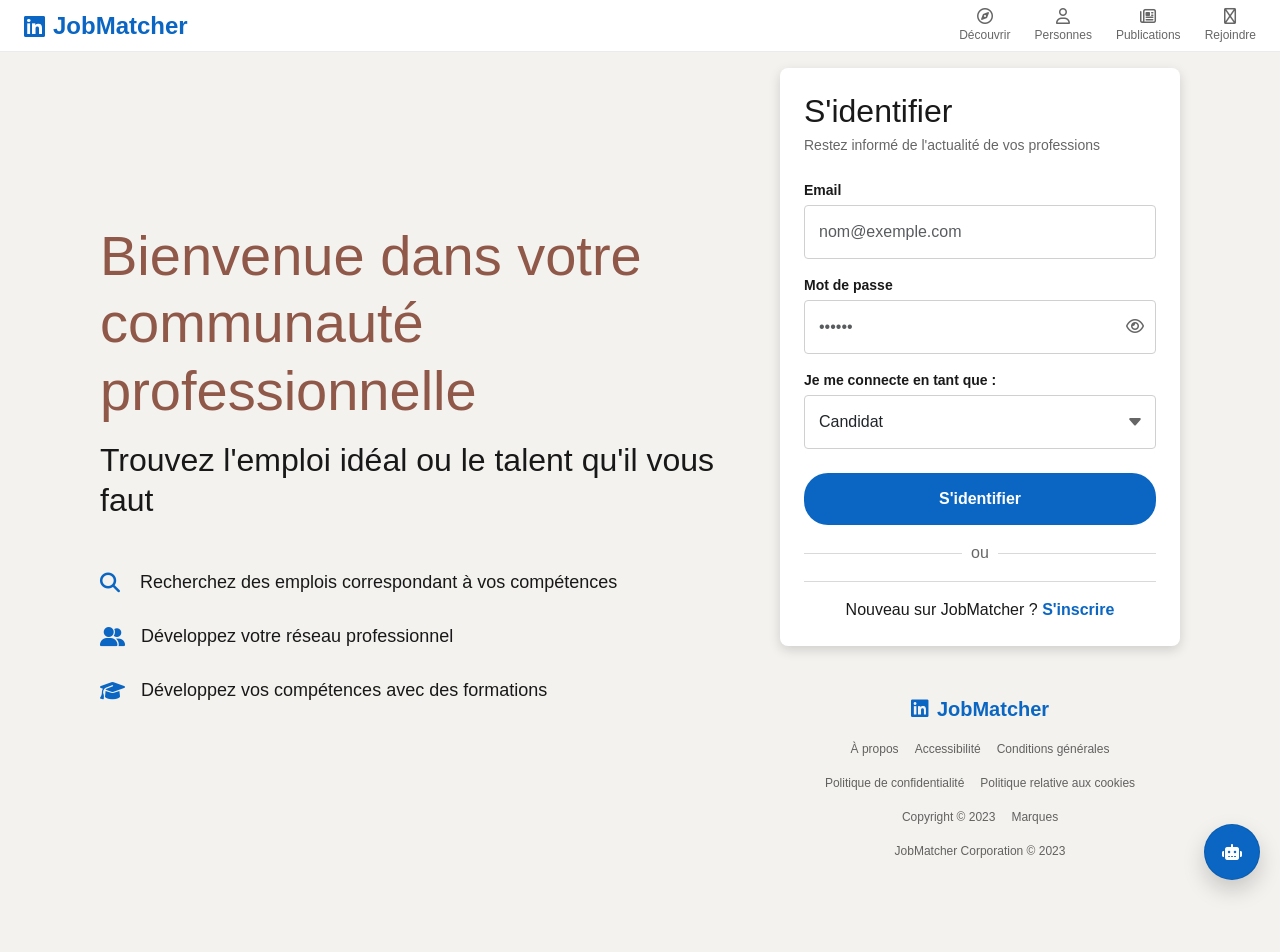
<file: JobMatcher/target/classes/static/dashboard_recruiter.html>
<!DOCTYPE html>
<html lang="fr">
<head>
    <meta charset="UTF-8">
    <title>Espace Recruteur | JobMatcher</title>
    <meta name="viewport" content="width=device-width, initial-scale=1.0">
    <link href="https://cdn.jsdelivr.net/npm/bootstrap@5.3.0/dist/css/bootstrap.min.css" rel="stylesheet">
    <link rel="stylesheet" href="https://cdn.jsdelivr.net/npm/bootstrap-icons@1.10.0/font/bootstrap-icons.css">
    <link rel="stylesheet" href="assistant.css">
    <style>
        :root {
            --primary-blue: #2563eb;
            --primary-blue-dark: #1d4ed8;
            --primary-blue-light: #3b82f6;
            --primary-blue-soft: #eff6ff;
            --success-green: #10b981;
            --danger-red: #ef4444;
            --neutral-50: #f9fafb;
            --neutral-100: #f3f4f6;
            --neutral-200: #e5e7eb;
            --neutral-300: #d1d5db;
            --neutral-400: #9ca3af;
            --neutral-600: #4b5563;
            --neutral-700: #374151;
            --neutral-800: #1f2937;
            --neutral-900: #111827;
            --white: #ffffff;
            --shadow-sm: 0 1px 2px rgba(0,0,0,0.05);
            --shadow-md: 0 4px 6px -1px rgba(0,0,0,0.1);
            --shadow-lg: 0 10px 15px -3px rgba(0,0,0,0.1);
            --shadow-xl: 0 20px 25px -5px rgba(0,0,0,0.1);
            --radius-sm: 0.375rem;
            --radius-md: 0.5rem;
            --radius-lg: 0.75rem;
            --radius-xl: 1rem;
            --transition: 150ms ease;
        }

        * { box-sizing: border-box; margin: 0; padding: 0; }
        body {
            font-family: -apple-system, BlinkMacSystemFont, 'Segoe UI', sans-serif;
            background: var(--neutral-50);
            color: var(--neutral-800);
            line-height: 1.5;
            -webkit-font-smoothing: antialiased;
        }

        /* Navigation */
        .navbar-fixed {
            position: fixed;
            top: 0; left: 0; right: 0;
            height: 64px;
            background: var(--white);
            border-bottom: 1px solid var(--neutral-200);
            z-index: 1000;
            backdrop-filter: blur(8px);
            background: rgba(255,255,255,0.95);
        }
        .nav-container {
            max-width: 1280px;
            margin: 0 auto;
            padding: 0 24px;
            height: 100%;
            display: flex;
            align-items: center;
            justify-content: space-between;
        }
        .brand {
            display: flex;
            align-items: center;
            gap: 12px;
            text-decoration: none;
        }
        .brand-logo {
            width: 32px; height: 32px;
            background: linear-gradient(135deg, var(--primary-blue), var(--primary-blue-dark));
            border-radius: var(--radius-md);
            display: flex;
            align-items: center;
            justify-content: center;
            color: var(--white);
            font-weight: 600;
        }
        .brand-text {
            font-size: 20px;
            font-weight: 700;
            color: var(--neutral-900);
        }
        .brand-text span { color: var(--primary-blue); }
        .nav-search {
            position: relative;
            width: 320px;
        }
        .search-input {
            width: 100%;
            padding: 10px 16px 10px 44px;
            background: var(--neutral-100);
            border: 2px solid transparent;
            border-radius: var(--radius-lg);
            font-size: 14px;
            transition: var(--transition);
        }
        .search-input:focus {
            outline: none;
            background: var(--white);
            border-color: var(--primary-blue);
            box-shadow: 0 0 0 3px rgba(37,99,235,0.1);
        }
        .search-icon {
            position: absolute;
            left: 16px;
            top: 50%;
            transform: translateY(-50%);
            color: var(--neutral-500);
            pointer-events: none;
        }
        .nav-menu {
            display: flex;
            align-items: center;
            gap: 24px;
        }
        .nav-item {
            position: relative;
            color: var(--neutral-600);
            text-decoration: none;
            font-size: 14px;
            font-weight: 500;
            padding: 8px 0;
            transition: color var(--transition);
        }
        .nav-item:hover { color: var(--neutral-900); }
        .nav-item.active { color: var(--primary-blue); }
        .nav-item.active::after {
            content: '';
            position: absolute;
            bottom: -1px;
            left: 0;
            right: 0;
            height: 2px;
            background: var(--primary-blue);
        }
        .user-menu {
            display: flex;
            align-items: center;
            gap: 16px;
        }
        .recruiter-badge {
            background: linear-gradient(135deg, var(--primary-blue), var(--primary-blue-dark));
            color: var(--white);
            font-size: 12px;
            font-weight: 600;
            padding: 6px 12px;
            border-radius: var(--radius-md);
        }

        /* User Dropdown */
        .user-dropdown {
            position: relative;
            display: inline-block;
        }
        .user-avatar {
            width: 40px; height: 40px;
            background: linear-gradient(135deg, var(--primary-blue), var(--primary-blue-light));
            border-radius: 50%;
            display: flex;
            align-items: center;
            justify-content: center;
            color: var(--white);
            font-weight: 600;
            cursor: pointer;
            transition: transform var(--transition);
            border: 2px solid var(--white);
            box-shadow: var(--shadow-md);
        }
        .user-avatar:hover { transform: scale(1.05); }
        .dropdown-menu {
            position: absolute;
            top: 100%;
            right: 0;
            background: var(--white);
            border-radius: var(--radius-lg);
            box-shadow: var(--shadow-xl);
            border: 1px solid var(--neutral-200);
            min-width: 200px;
            margin-top: 8px;
            opacity: 0;
            visibility: hidden;
            transform: translateY(-10px);
            transition: all var(--transition);
            z-index: 1001;
        }
        .dropdown-menu.show {
            opacity: 1;
            visibility: visible;
            transform: translateY(0);
        }
        .dropdown-item {
            display: flex;
            align-items: center;
            gap: 12px;
            padding: 12px 16px;
            color: var(--neutral-700);
            text-decoration: none;
            transition: all var(--transition);
            border-bottom: 1px solid var(--neutral-100);
        }
        .dropdown-item:last-child { border-bottom: none; }
        .dropdown-item:hover {
            background: var(--neutral-50);
            color: var(--primary-blue);
        }
        .dropdown-item i { width: 20px; text-align: center; }

        /* Main Layout */
        .main-container {
            max-width: 1280px;
            margin: 80px auto 40px;
            padding: 0 24px;
            display: grid;
            grid-template-columns: 1fr 2fr;
            gap: 32px;
        }

        /* Form Section */
        .form-section { position: sticky; top: 88px; }
        .form-card {
            background: var(--white);
            border-radius: var(--radius-xl);
            padding: 32px;
            box-shadow: var(--shadow-lg);
            border: 1px solid var(--neutral-200);
        }
        .form-header { margin-bottom: 28px; }
        .form-title {
            display: flex;
            align-items: center;
            gap: 12px;
            margin-bottom: 8px;
        }
        .form-title i { color: var(--primary-blue); font-size: 20px; }
        .form-title h3 { font-size: 18px; font-weight: 600; color: var(--neutral-900); margin: 0; }
        .form-subtitle { font-size: 14px; color: var(--neutral-600); line-height: 1.5; }
        .form-group { margin-bottom: 24px; }
        .form-label {
            display: block;
            font-size: 13px;
            font-weight: 600;
            color: var(--neutral-700);
            margin-bottom: 8px;
            text-transform: uppercase;
        }
        .required { color: var(--danger-red); margin-left: 2px; }
        .form-control {
            width: 100%;
            padding: 12px 16px;
            background: var(--white);
            border: 2px solid var(--neutral-200);
            border-radius: var(--radius-md);
            font-size: 14px;
            color: var(--neutral-800);
            transition: var(--transition);
        }
        .form-control:focus {
            outline: none;
            border-color: var(--primary-blue);
            box-shadow: 0 0 0 3px rgba(37,99,235,0.1);
        }
        .form-select {
            appearance: none;
            background-image: url("data:image/svg+xml,%3csvg xmlns='http://www.w3.org/2000/svg' fill='none' viewBox='0 0 20 20'%3e%3cpath stroke='%236b7280' stroke-linecap='round' stroke-linejoin='round' stroke-width='1.5' d='M6 8l4 4 4-4'/%3e%3c/svg%3e");
            background-position: right 0.5rem center;
            background-repeat: no-repeat;
            background-size: 1.5em 1.5em;
            padding-right: 2.5rem;
        }
        .form-textarea {
            min-height: 120px;
            resize: vertical;
            line-height: 1.5;
        }
        .form-grid {
            display: grid;
            grid-template-columns: 1fr 1fr;
            gap: 16px;
        }

        /* Skills */
        .skills-tags {
            display: flex;
            flex-wrap: wrap;
            gap: 8px;
            margin-top: 12px;
        }
        .skill-tag {
            background: var(--primary-blue-soft);
            color: var(--primary-blue);
            font-size: 13px;
            font-weight: 600;
            padding: 6px 12px;
            border-radius: 20px;
            display: inline-flex;
            align-items: center;
            gap: 6px;
            border: 1px solid rgba(37,99,235,0.2);
            transition: var(--transition);
        }
        .skill-tag:hover {
            background: var(--primary-blue);
            color: var(--white);
            transform: translateY(-1px);
        }
        .skill-tag i {
            font-size: 12px;
            cursor: pointer;
            opacity: 0.7;
            transition: var(--transition);
        }
        .skill-tag:hover i { opacity: 1; }

        /* Button */
        .btn-primary {
            width: 100%;
            padding: 14px 24px;
            background: linear-gradient(135deg, var(--primary-blue), var(--primary-blue-dark));
            color: var(--white);
            border: none;
            border-radius: var(--radius-md);
            font-size: 15px;
            font-weight: 600;
            cursor: pointer;
            display: flex;
            align-items: center;
            justify-content: center;
            gap: 10px;
            transition: var(--transition);
            box-shadow: 0 4px 6px -1px rgba(37,99,235,0.2);
        }
        .btn-primary:hover {
            transform: translateY(-2px);
            box-shadow: 0 8px 12px -2px rgba(37,99,235,0.25);
        }
        .btn-primary:active { transform: translateY(0); }
        .btn-primary:disabled { opacity: 0.6; cursor: not-allowed; transform: none !important; }

        /* Dashboard */
        .dashboard-header { margin-bottom: 32px; }
        .dashboard-title {
            font-size: 28px;
            font-weight: 700;
            color: var(--neutral-900);
            margin-bottom: 8px;
        }
        .dashboard-subtitle { font-size: 15px; color: var(--neutral-600); }

        /* Stats */
        .stats-grid {
            display: grid;
            grid-template-columns: repeat(3, 1fr);
            gap: 20px;
            margin-bottom: 32px;
        }
        .stat-card {
            background: var(--white);
            border-radius: var(--radius-lg);
            padding: 24px;
            border: 1px solid var(--neutral-200);
            transition: var(--transition);
        }
        .stat-card:hover {
            transform: translateY(-4px);
            box-shadow: var(--shadow-lg);
            border-color: var(--neutral-300);
        }
        .stat-icon {
            width: 48px; height: 48px;
            border-radius: var(--radius-md);
            background: var(--primary-blue-soft);
            color: var(--primary-blue);
            display: flex;
            align-items: center;
            justify-content: center;
            font-size: 20px;
            margin-bottom: 16px;
        }
        .stat-value {
            font-size: 32px;
            font-weight: 700;
            color: var(--neutral-900);
            line-height: 1;
            margin-bottom: 8px;
        }
        .stat-label { font-size: 14px; color: var(--neutral-600); margin-bottom: 8px; }
        .stat-trend { font-size: 12px; font-weight: 600; display: flex; align-items: center; gap: 4px; }
        .trend-up { color: var(--success-green); }
        .trend-down { color: var(--danger-red); }

        /* Jobs List */
        .jobs-list { display: flex; flex-direction: column; gap: 24px; }

        /* Job Card */
        .job-card {
            background: var(--white);
            border-radius: var(--radius-lg);
            border: 1px solid var(--neutral-200);
            overflow: hidden;
            transition: var(--transition);
        }
        .job-card:hover {
            transform: translateY(-4px);
            box-shadow: var(--shadow-xl);
            border-color: var(--neutral-300);
        }
        .job-header { padding: 24px; border-bottom: 1px solid var(--neutral-100); }
        .job-header-top {
            display: flex;
            justify-content: space-between;
            align-items: flex-start;
            margin-bottom: 16px;
        }
        .job-title {
            font-size: 18px;
            font-weight: 600;
            color: var(--neutral-900);
            margin: 0 0 8px 0;
            line-height: 1.4;
        }
        .job-meta {
            display: flex;
            flex-wrap: wrap;
            gap: 16px;
            font-size: 14px;
            color: var(--neutral-600);
        }
        .job-meta-item { display: flex; align-items: center; gap: 6px; }
        .job-badges {
            display: flex;
            flex-wrap: wrap;
            gap: 8px;
            margin-top: 16px;
        }
        .job-badge {
            font-size: 12px;
            font-weight: 600;
            padding: 4px 12px;
            border-radius: 20px;
            background: var(--neutral-100);
            color: var(--neutral-700);
            border: 1px solid var(--neutral-200);
        }
        .job-badge.urgent { background: #fee2e2; color: var(--danger-red); border-color: #fecaca; }
        .job-badge.highlight { background: var(--primary-blue-soft); color: var(--primary-blue); border-color: rgba(37,99,235,0.2); }
        .job-actions { display: flex; gap: 8px; }
        .action-btn {
            width: 36px; height: 36px;
            border-radius: 50%;
            border: 1px solid var(--neutral-200);
            background: var(--white);
            color: var(--neutral-600);
            display: flex;
            align-items: center;
            justify-content: center;
            cursor: pointer;
            transition: var(--transition);
        }
        .action-btn:hover {
            background: var(--neutral-50);
            color: var(--neutral-900);
            border-color: var(--neutral-300);
        }

        /* Applicants */
        .applicants-section { padding: 24px; background: var(--neutral-50); }
        .section-header {
            display: flex;
            justify-content: space-between;
            align-items: center;
            margin-bottom: 20px;
        }
        .section-title {
            font-size: 16px;
            font-weight: 600;
            color: var(--neutral-900);
            display: flex;
            align-items: center;
            gap: 8px;
        }
        .btn-secondary {
            padding: 8px 16px;
            background: var(--white);
            color: var(--primary-blue);
            border: 1px solid var(--primary-blue);
            border-radius: var(--radius-md);
            font-size: 13px;
            font-weight: 600;
            cursor: pointer;
            transition: var(--transition);
        }
        .btn-secondary:hover {
            background: var(--primary-blue);
            color: var(--white);
        }
        .applicants-grid { display: grid; gap: 16px; }

        /* Applicant Card */
        .applicant-card {
            background: var(--white);
            border: 1px solid var(--neutral-200);
            border-radius: var(--radius-md);
            padding: 20px;
            transition: var(--transition);
        }
        .applicant-card:hover { border-color: var(--primary-blue); box-shadow: 0 4px 6px -1px rgba(0,0,0,0.05); }
        .applicant-header {
            display: flex;
            align-items: flex-start;
            gap: 16px;
            margin-bottom: 16px;
        }
        .applicant-avatar {
            width: 48px; height: 48px;
            background: linear-gradient(135deg, var(--primary-blue), var(--primary-blue-light));
            border-radius: 50%;
            flex-shrink: 0;
            display: flex;
            align-items: center;
            justify-content: center;
            color: var(--white);
            font-weight: 600;
            font-size: 16px;
        }
        .applicant-info { flex: 1; }
        .applicant-name { font-size: 15px; font-weight: 600; color: var(--neutral-900); margin-bottom: 4px; }
        .applicant-details {
            display: flex;
            flex-wrap: wrap;
            gap: 12px;
            font-size: 13px;
            color: var(--neutral-600);
            margin-bottom: 12px;
        }
        .applicant-skills { display: flex; flex-wrap: wrap; gap: 6px; }
        .skill-pill {
            background: var(--neutral-100);
            color: var(--neutral-700);
            font-size: 11px;
            font-weight: 600;
            padding: 4px 10px;
            border-radius: 12px;
            border: 1px solid var(--neutral-200);
        }
        .skill-pill.primary { background: var(--primary-blue-soft); color: var(--primary-blue); border-color: rgba(37,99,235,0.2); }
        .applicant-actions { display: flex; gap: 8px; }
        .btn-sm {
            padding: 6px 12px;
            font-size: 13px;
            font-weight: 600;
            border-radius: var(--radius-md);
            cursor: pointer;
            transition: var(--transition);
            border: 1px solid transparent;
        }
        .btn-view { background: var(--primary-blue); color: var(--white); }
        .btn-view:hover { background: var(--primary-blue-dark); }
        .btn-outline { background: var(--white); color: var(--primary-blue); border-color: var(--primary-blue); }
        .btn-outline:hover { background: var(--primary-blue-soft); }

        /* Empty States */
        .empty-state {
            text-align: center;
            padding: 64px 24px;
            background: var(--white);
            border-radius: var(--radius-lg);
            border: 1px solid var(--neutral-200);
        }
        .empty-icon {
            width: 72px; height: 72px;
            background: var(--neutral-100);
            border-radius: 50%;
            display: flex;
            align-items: center;
            justify-content: center;
            color: var(--neutral-400);
            font-size: 32px;
            margin: 0 auto 24px;
        }
        .empty-title { font-size: 20px; font-weight: 600; color: var(--neutral-900); margin-bottom: 8px; }
        .empty-description { font-size: 15px; color: var(--neutral-600); max-width: 400px; margin: 0 auto 24px; }

        /* Notification */
        .notification {
            position: fixed;
            bottom: 24px; right: 24px;
            background: var(--white);
            border-radius: var(--radius-lg);
            padding: 16px 20px;
            box-shadow: var(--shadow-xl);
            display: flex;
            align-items: center;
            gap: 12px;
            z-index: 1000;
            animation: slideIn 0.3s ease;
            border-left: 4px solid var(--success-green);
            max-width: 360px;
        }
        .notification-icon { color: var(--success-green); font-size: 20px; }
        .notification-content { flex: 1; }
        .notification-title { font-weight: 600; color: var(--neutral-900); margin-bottom: 2px; }
        .notification-text { font-size: 14px; color: var(--neutral-600); }
        .notification-close { background: none; border: none; color: var(--neutral-400); cursor: pointer; padding: 4px; }
        .notification-close:hover { color: var(--neutral-900); }
        @keyframes slideIn {
            from { transform: translateX(100%); opacity: 0; }
            to { transform: translateX(0); opacity: 1; }
        }

        /* Responsive */
        @media (max-width: 1024px) {
            .main-container { grid-template-columns: 1fr; gap: 24px; }
            .form-section { position: static; }
            .stats-grid { grid-template-columns: repeat(2, 1fr); }
        }
        @media (max-width: 768px) {
            .navbar-fixed { height: 60px; }
            .nav-container { padding: 0 16px; }
            .nav-search { display: none; }
            .main-container { margin: 72px auto 24px; padding: 0 16px; gap: 20px; }
            .stats-grid { grid-template-columns: 1fr; gap: 16px; }
            .form-grid { grid-template-columns: 1fr; gap: 16px; }
            .job-header-top { flex-direction: column; gap: 16px; }
            .applicant-header { flex-direction: column; text-align: center; }
            .applicant-avatar { margin: 0 auto; }
            .applicant-details { justify-content: center; }
            .applicant-actions { justify-content: center; }
        }
        @media (max-width: 480px) {
            .nav-menu { display: none; }
            .form-card { padding: 24px; }
            .job-meta { flex-direction: column; gap: 8px; }
            .applicant-actions { flex-direction: column; width: 100%; }
            .btn-sm { width: 100%; }
        }

        /* Scrollbar */
        ::-webkit-scrollbar { width: 8px; height: 8px; }
        ::-webkit-scrollbar-track { background: var(--neutral-100); border-radius: 4px; }
        ::-webkit-scrollbar-thumb { background: var(--neutral-300); border-radius: 4px; }
        ::-webkit-scrollbar-thumb:hover { background: var(--neutral-400); }

    </style>
</head>
<body>

<nav class="navbar-fixed">
    <div class="nav-container">
        <a href="#" class="brand">
            <div class="brand-logo">JM</div>
            <div class="brand-text">Job<span>Matcher</span></div>
        </a>
        <div class="nav-search">
            <i class="bi bi-search search-icon"></i>
            <input type="text" class="search-input" placeholder="Rechercher candidats, offres...">
        </div>
        <div class="nav-menu">
            <a href="#" class="nav-item active"><i class="bi bi-briefcase"></i> Offres</a>
            <a href="#" class="nav-item"><i class="bi bi-people"></i> Candidats</a>
            <a href="#" class="nav-item"><i class="bi bi-graph-up"></i> Analytics</a>
            <a href="#" class="nav-item"><i class="bi bi-bell"></i> Notifications</a>
        </div>
        <div class="user-menu">
            <span class="recruiter-badge">Recruteur</span>
            <div class="user-dropdown">
                <div class="user-avatar" id="userAvatar" onclick="toggleDropdown()">JD</div>
                <div class="dropdown-menu" id="userDropdown">
                    <a href="recruiter_profile.html" class="dropdown-item">
                        <i class="bi bi-person"></i>
                        Mon Profil
                    </a>
                    <a href="#" class="dropdown-item">
                        <i class="bi bi-gear"></i>
                        Paramètres
                    </a>
                    <div class="dropdown-divider"></div>
                    <a href="#" class="dropdown-item text-danger" onclick="logout()">
                        <i class="bi bi-box-arrow-right"></i>
                        Déconnexion
                    </a>
                </div>
            </div>
        </div>
    </div>
</nav>

<main class="main-container">
    <div class="form-section">
        <div class="form-card">
            <div class="form-header">
                <div class="form-title">
                    <i class="bi bi-plus-circle"></i>
                    <h3>Créer une nouvelle offre</h3>
                </div>
                <p class="form-subtitle">Remplissez les détails de l'offre pour attirer les meilleurs candidats</p>
            </div>
            <div class="form-group">
                <label class="form-label">Intitulé du poste <span class="required">*</span></label>
                <input type="text" id="title" class="form-control" placeholder="Ex: Développeur Full Stack Senior">
            </div>
            <div class="form-group">
                <label class="form-label">Lieu de travail</label>
                <input type="text" id="location" class="form-control" placeholder="Ex: Paris, Île-de-France">
            </div>
            <div class="form-grid">
                <div class="form-group">
                    <label class="form-label">Mode de travail</label>
                    <select id="workType" class="form-control form-select">
                        <option value="On-site">Sur site</option>
                        <option value="Hybrid">Hybride</option>
                        <option value="Remote">À distance</option>
                    </select>
                </div>
                <div class="form-group">
                    <label class="form-label">Type de contrat</label>
                    <select id="schedule" class="form-control form-select">
                        <option value="Full-time">CDI / Plein temps</option>
                        <option value="Part-time">Temps partiel</option>
                        <option value="Internship">Stage</option>
                        <option value="Contract">CDD</option>
                    </select>
                </div>
            </div>
            <div class="form-group">
                <label class="form-label">Salaire (optionnel)</label>
                <input type="text" id="salary" class="form-control" placeholder="Ex: 55-65K € / an">
            </div>
            <div class="form-group">
                <label class="form-label">Description du poste <span class="required">*</span></label>
                <textarea id="description" class="form-control form-textarea" placeholder="Décrivez les missions principales, responsabilités et environnement de travail..."></textarea>
            </div>
            <div class="form-group">
                <label class="form-label">Compétences requises <span class="required">*</span></label>
                <div class="skills-input-container">
                    <input type="text" id="skillsInput" class="form-control" placeholder="JavaScript, React, Node.js, MongoDB" onkeypress="handleSkillInput(event)">
                    <div class="skills-tags" id="skillsTags"></div>
                </div>
            </div>
            <button onclick="postJob()" id="postJobBtn" class="btn-primary">
                <i class="bi bi-send"></i>
                Publier l'offre
            </button>
        </div>
    </div>
    <div class="dashboard-section">
        <div class="dashboard-header">
            <h1 class="dashboard-title">Tableau de bord</h1>
            <p class="dashboard-subtitle">Gérez vos offres et suivez vos candidatures en temps réel</p>
        </div>
        <div class="stats-grid">
            <div class="stat-card">
                <div class="stat-icon"><i class="bi bi-briefcase"></i></div>
                <div class="stat-value" id="totalJobs">0</div>
                <div class="stat-label">Offres actives</div>
                <div class="stat-trend trend-up"><i class="bi bi-arrow-up"></i> <span id="jobsGrowth">0%</span> ce mois</div>
            </div>
            <div class="stat-card">
                <div class="stat-icon" style="background:#f0fdf4;color:#10b981"><i class="bi bi-person-check"></i></div>
                <div class="stat-value" id="totalApplicants">0</div>
                <div class="stat-label">Candidats</div>
                <div class="stat-trend trend-up"><i class="bi bi-arrow-up"></i> <span id="applicantsGrowth">0%</span> cette semaine</div>
            </div>
            <div class="stat-card">
                <div class="stat-icon" style="background:#fef3c7;color:#f59e0b"><i class="bi bi-eye"></i></div>
                <div class="stat-value" id="totalViews">0</div>
                <div class="stat-label">Vues d'offres</div>
                <div class="stat-trend trend-down"><i class="bi bi-arrow-down"></i> <span id="viewsGrowth">0%</span> ce mois</div>
            </div>
        </div>
        <div class="jobs-list" id="jobsList">
            <div class="empty-state">
                <div class="empty-icon"><i class="bi bi-briefcase"></i></div>
                <h3 class="empty-title">Aucune offre publiée</h3>
                <p class="empty-description">Commencez par créer votre première offre d'emploi pour attirer des candidats qualifiés</p>
            </div>
        </div>
    </div>
</main>

<div id="notification" class="notification" style="display:none">
    <i class="bi bi-check-circle notification-icon"></i>
    <div class="notification-content">
        <div class="notification-title">Offre publiée avec succès !</div>
        <div class="notification-text">Votre offre est maintenant visible par les candidats.</div>
    </div>
    <button class="notification-close" onclick="hideNotification()"><i class="bi bi-x"></i></button>
</div>

<!-- Assistant UI -->
<div class="assistant-backdrop" id="assistantBackdrop" aria-hidden="true"></div>
<section class="assistant-panel" id="assistantPanel" role="dialog" aria-modal="true" aria-label="Assistant">
    <div class="assistant-header">
        <div class="assistant-title">
            <i class="bi bi-stars" aria-hidden="true"></i>
            <span>Assistant</span>
        </div>
        <button type="button" class="assistant-close" id="assistantClose" aria-label="Fermer">
            <i class="bi bi-x-lg" aria-hidden="true"></i>
        </button>
    </div>
    <div class="assistant-body">
        <div class="assistant-messages" id="assistantMessages"></div>
        <div class="assistant-inputRow">
            <input class="assistant-input" id="assistantInput" placeholder="Écris ta question…" />
            <button class="assistant-send" id="assistantSend" type="button">Envoyer</button>
        </div>
        <div class="assistant-hint">
            Modèle:
            <select id="assistantModel" class="form-select form-select-sm d-inline-block" style="width: auto; vertical-align: middle;">
                <option value="llama3" selected>llama3</option>
                <option value="mistral">mistral</option>
            </select>
            (Ollama doit tourner sur le port 11434)
        </div>
    </div>
</section>
<button type="button" class="assistant-fab" id="assistantFab" aria-label="Ouvrir l’assistant" title="Assistant">
    <i class="bi bi-robot" aria-hidden="true"></i>
</button>

<script src="https://cdn.jsdelivr.net/npm/bootstrap@5.3.0/dist/js/bootstrap.bundle.min.js"></script>
<script>
    const userStr = localStorage.getItem("user");
    if (!userStr) window.location.href = "index.html";
    const user = JSON.parse(userStr);
    if (user.role !== "recruiter") {
        alert("Accès réservé aux recruteurs.");
        window.location.href = "index.html";
    }

    document.addEventListener('DOMContentLoaded', () => {
        renderUserInfo();
        loadMyJobs();
        updateStats();
        const name = user.name || 'Recruteur';
        const initials = name.split(' ').map(n => n[0]).join('').toUpperCase().substring(0, 2);
        document.getElementById('userAvatar').textContent = initials;

        // Close dropdown when clicking outside
        document.addEventListener('click', (e) => {
            const dropdown = document.getElementById('userDropdown');
            const avatar = document.getElementById('userAvatar');
            if (!avatar.contains(e.target) && !dropdown.contains(e.target)) {
                dropdown.classList.remove('show');
            }
        });
    });

    // Dropdown functionality
    function toggleDropdown() {
        const dropdown = document.getElementById('userDropdown');
        dropdown.classList.toggle('show');
    }

    function logout() {
        if (confirm("Êtes-vous sûr de vouloir vous déconnecter ?")) {
            localStorage.clear();
            window.location.href = "index.html";
        }
    }

    let skills = [];

    function handleSkillInput(event) {
        if (event.key === 'Enter') {
            event.preventDefault();
            const input = document.getElementById('skillsInput');
            const skill = input.value.trim();
            if (skill && !skills.includes(skill)) {
                skills.push(skill);
                renderSkills();
                input.value = '';
            }
        }
    }

    function renderSkills() {
        const container = document.getElementById('skillsTags');
        container.innerHTML = skills.map(skill => `
            <span class="skill-tag">
                ${skill}
                <i class="bi bi-x" onclick="removeSkill('${skill}')"></i>
            </span>
        `).join('');
    }

    function removeSkill(skill) {
        skills = skills.filter(s => s !== skill);
        renderSkills();
    }

    function updateStats() {
        document.getElementById('totalJobs').textContent = Math.floor(Math.random() * 20) + 5;
        document.getElementById('totalApplicants').textContent = Math.floor(Math.random() * 150) + 30;
        document.getElementById('totalViews').textContent = Math.floor(Math.random() * 1000) + 200;
        document.getElementById('jobsGrowth').textContent = `${Math.floor(Math.random() * 30) + 5}%`;
        document.getElementById('applicantsGrowth').textContent = `${Math.floor(Math.random() * 40) + 10}%`;
        document.getElementById('viewsGrowth').textContent = `${Math.floor(Math.random() * 15) + 5}%`;
    }

    async function postJob() {
        const title = document.getElementById('title').value.trim();
        const description = document.getElementById('description').value.trim();
        if (!title || !description || skills.length === 0) {
            showNotification('Champs requis', 'Veuillez remplir tous les champs obligatoires');
            return;
        }

        const payload = {
            title: title,
            location: document.getElementById('location').value.trim(),
            description: description,
            workType: document.getElementById('workType').value,
            schedule: document.getElementById('schedule').value,
            salary: document.getElementById('salary').value.trim(),
            skills: skills.map(s => ({ name: s })),
            recruiterName: user.name,
            companyName: user.companyName || user.name,
            postedDate: new Date().toISOString()
        };

        try {
            const postBtn = document.getElementById('postJobBtn');
            postBtn.disabled = true;
            postBtn.innerHTML = '<i class="bi bi-hourglass-split"></i> Publication...';

            const res = await fetch(`/api/jobs?recruiterId=${user.id}`, {
                method: 'POST',
                headers: { 'Content-Type': 'application/json' },
                body: JSON.stringify(payload)
            });

            if (res.ok) {
                showNotification('Offre publiée', 'Votre offre est maintenant visible par les candidats');
                document.getElementById('title').value = '';
                document.getElementById('location').value = '';
                document.getElementById('description').value = '';
                document.getElementById('salary').value = '';
                skills = [];
                renderSkills();
                loadMyJobs();
                updateStats();
            } else {
                showNotification('Erreur', 'Impossible de publier l\'offre');
            }
        } catch (error) {
            console.error('Error posting job:', error);
            showNotification('Erreur', 'Problème de connexion au serveur');
        } finally {
            const postBtn = document.getElementById('postJobBtn');
            postBtn.disabled = false;
            postBtn.innerHTML = '<i class="bi bi-send"></i> Publier l\'offre';
        }
    }

    async function loadMyJobs() {
        const container = document.getElementById('jobsList');
        try {
            const res = await fetch('/api/jobs');
            const allJobs = await res.json();
            const myJobs = allJobs.filter(job => job.recruiterName === user.name);

            if (myJobs.length === 0) {
                container.innerHTML = `
                    <div class="empty-state">
                        <div class="empty-icon"><i class="bi bi-briefcase"></i></div>
                        <h3 class="empty-title">Aucune offre publiée</h3>
                        <p class="empty-description">Commencez par créer votre première offre d'emploi pour attirer des candidats qualifiés</p>
                    </div>
                `;
                return;
            }

            const jobsWithApplicants = await Promise.all(myJobs.map(async (job) => {
                try {
                    const res = await fetch(`/api/jobs/${job.id}/applicants`);
                    const applicants = await res.json();
                    return { ...job, applicants };
                } catch {
                    return { ...job, applicants: [] };
                }
            }));

            jobsWithApplicants.sort((a, b) => new Date(b.postedDate) - new Date(a.postedDate));
            container.innerHTML = jobsWithApplicants.map(job => {
                const postedDate = new Date(job.postedDate);
                const daysAgo = Math.floor((new Date() - postedDate) / (1000 * 60 * 60 * 24));
                const timeAgo = daysAgo === 0 ? 'Aujourd\'hui' : daysAgo === 1 ? 'Hier' : `Il y a ${daysAgo} jours`;
                const applicants = job.applicants || [];
                const hasUrgent = applicants.length === 0;

                return `
                    <div class="job-card">
                        <div class="job-header">
                            <div class="job-header-top">
                                <div>
                                    <h3 class="job-title">${job.title}</h3>
                                    <div class="job-meta">
                                        <span class="job-meta-item"><i class="bi bi-building"></i> ${job.companyName || 'Entreprise'}</span>
                                        <span class="job-meta-item"><i class="bi bi-geo-alt"></i> ${job.location || 'Non spécifié'}</span>
                                        <span class="job-meta-item"><i class="bi bi-clock"></i> ${timeAgo}</span>
                                    </div>
                                    <div class="job-badges">
                                        <span class="job-badge">${job.workType}</span>
                                        <span class="job-badge">${job.schedule}</span>
                                        ${job.salary ? `<span class="job-badge highlight"><i class="bi bi-cash"></i> ${job.salary}</span>` : ''}
                                        ${hasUrgent ? `<span class="job-badge urgent"><i class="bi bi-exclamation-circle"></i> Recherche active</span>` : ''}
                                    </div>
                                </div>
                                <div class="job-actions">
                                    <button class="action-btn" title="Modifier" onclick="editJob('${job.id}')"><i class="bi bi-pencil"></i></button>
                                    <button class="action-btn" title="Partager" onclick="shareJob('${job.id}')"><i class="bi bi-share"></i></button>
                                </div>
                            </div>
                        </div>
                        <div class="applicants-section">
                            <div class="section-header">
                                <div class="section-title"><i class="bi bi-people"></i> Candidats (${applicants.length})</div>
                                <button class="btn-secondary" onclick="viewAllApplicants('${job.id}')">Voir tous</button>
                            </div>
                            ${applicants.length === 0 ? `
                                <div class="empty-state" style="padding:32px;background:transparent;border:2px dashed var(--neutral-200)">
                                    <div class="empty-icon" style="width:48px;height:48px;font-size:20px"><i class="bi bi-person-clock"></i></div>
                                    <h4 class="empty-title" style="font-size:16px">Aucune candidature</h4>
                                    <p class="empty-description" style="font-size:14px">Partagez cette offre pour attirer des candidats</p>
                                </div>
                            ` : `
                                <div class="applicants-grid">
                                    ${applicants.slice(0, 3).map(applicant => {
                    const initials = applicant.name.split(' ').map(n => n[0]).join('').toUpperCase().substring(0, 2);
                    return `
                                            <div class="applicant-card">
                                                <div class="applicant-header">
                                                    <div class="applicant-avatar">${initials}</div>
                                                    <div class="applicant-info">
                                                        <div class="applicant-name">${applicant.name}</div>
                                                        <div class="applicant-details">
                                                            <span><i class="bi bi-envelope"></i> ${applicant.email}</span>
                                                            ${applicant.phone ? `<span><i class="bi bi-telephone"></i> ${applicant.phone}</span>` : ''}
                                                            ${applicant.city ? `<span><i class="bi bi-geo-alt"></i> ${applicant.city}</span>` : ''}
                                                        </div>
                                                        <div class="applicant-skills">
                                                            ${(applicant.skills || []).slice(0, 3).map(skill => `
                                                                <span class="skill-pill primary">${skill.name}</span>
                                                            `).join('')}
                                                            ${(applicant.skills || []).length > 3 ? `<span class="skill-pill">+${(applicant.skills || []).length - 3}</span>` : ''}
                                                        </div>
                                                    </div>
                                                </div>
                                                <div class="applicant-actions">
                                                    <button class="btn-sm btn-view" onclick="viewApplicant('${applicant.id}')"><i class="bi bi-eye"></i> Voir profil</button>
                                                    <button class="btn-sm btn-outline" onclick="contactApplicant('${applicant.id}')"><i class="bi bi-chat"></i> Contacter</button>
                                                </div>
                                            </div>
                                        `;
                }).join('')}
                                    ${applicants.length > 3 ? `
                                        <div style="text-align:center;padding:16px">
                                            <button class="btn-sm btn-outline w-full" onclick="viewAllApplicants('${job.id}')">
                                                <i class="bi bi-chevron-down"></i> Voir ${applicants.length - 3} autres
                                            </button>
                                        </div>
                                    ` : ''}
                                </div>
                            `}
                        </div>
                    </div>
                `;
            }).join('');
        } catch {
            container.innerHTML = `
                <div class="empty-state">
                    <div class="empty-icon" style="background:#fee2e2;color:#ef4444"><i class="bi bi-exclamation-triangle"></i></div>
                    <h3 class="empty-title">Erreur de chargement</h3>
                    <p class="empty-description">Impossible de charger les offres. Veuillez réessayer.</p>
                    <button onclick="loadMyJobs()" class="btn-primary" style="width:auto;margin:0 auto;padding:10px 24px"><i class="bi bi-arrow-clockwise"></i> Réessayer</button>
                </div>
            `;
        }
    }

    function showNotification(title, text) {
        const notification = document.getElementById('notification');
        notification.querySelector('.notification-title').textContent = title;
        notification.querySelector('.notification-text').textContent = text;
        notification.style.display = 'flex';
        setTimeout(() => notification.style.display = 'none', 5000);
    }
    function hideNotification() { document.getElementById('notification').style.display = 'none'; }
    function editJob(jobId) { showNotification('Fonctionnalité à venir', 'L\'édition des offres sera disponible prochainement'); }
    function shareJob(jobId) { navigator.clipboard.writeText(`${window.location.origin}/job/${jobId}`); showNotification('Lien copié', 'Le lien de l\'offre a été copié'); }
    function viewAllApplicants(jobId) { showNotification('Fonctionnalité à venir', 'La liste complète des candidats sera disponible prochainement'); }
    function viewApplicant(applicantId) { showNotification('Fonctionnalité à venir', 'Le profil du candidat sera disponible prochainement'); }
    function contactApplicant(applicantId) { showNotification('Fonctionnalité à venir', 'La messagerie avec les candidats sera disponible prochainement'); }
    function renderUserInfo() { document.title = `${user.companyName || 'Entreprise'} | JobMatcher Recruiter`; }

</script>
<script src="assistant.js"></script>
</body>
</html>
</file>
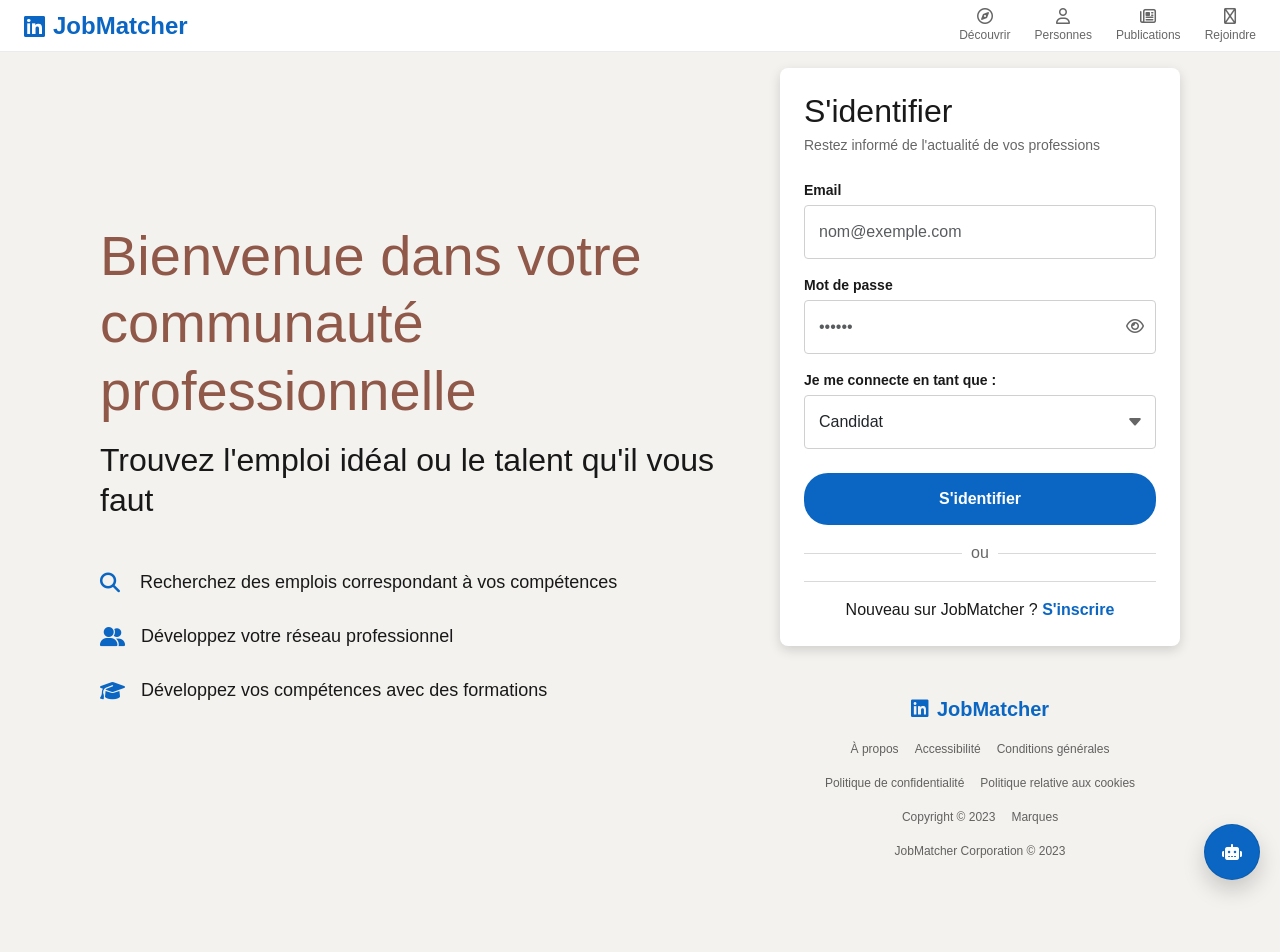
<file: JobMatcher/target/classes/static/profile.html>
<!DOCTYPE html>
<html lang="fr">
<head>
    <meta charset="UTF-8">
    <meta name="viewport" content="width=device-width, initial-scale=1.0">
    <title>Profil - JobMatcher</title>

    <link href="https://cdn.jsdelivr.net/npm/bootstrap@5.3.0/dist/css/bootstrap.min.css" rel="stylesheet">
    <link rel="stylesheet" href="https://cdn.jsdelivr.net/npm/bootstrap-icons@1.10.0/font/bootstrap-icons.css">

    <style>
        /* --- CSS Variables & Reset --- */
        :root {
            --li-blue: #0a66c2;
            --li-blue-dark: #004182;
            --li-blue-light: #70b5f9;
            --li-gray-bg: #f3f2ef;
            --li-gray-border: #e0dfdc;
            --li-text-gray: #666666;
            --li-card-bg: #ffffff;
            --li-shadow: 0 1px 3px rgba(0,0,0,0.08);
            --li-shadow-hover: 0 4px 12px rgba(0,0,0,0.15);
            --li-font: -apple-system, system-ui, BlinkMacSystemFont, "Segoe UI", Roboto, "Helvetica Neue", sans-serif;
        }

        body {
            background-color: var(--li-gray-bg);
            font-family: var(--li-font);
            padding-top: 52px;
            color: rgba(0,0,0,0.9);
            line-height: 1.5;
            -webkit-font-smoothing: antialiased;
        }

        /* --- Navbar --- */
        .navbar-linkedin {
            background: var(--li-card-bg);
            border-bottom: 1px solid var(--li-gray-border);
            height: 52px;
            padding: 0 24px;
            box-shadow: var(--li-shadow);
        }

        .navbar-brand-linkedin {
            color: var(--li-blue) !important;
            font-size: 2.2rem;
            font-weight: 700;
            line-height: 0;
            margin-right: 24px;
        }

        .nav-icon {
            display: flex;
            flex-direction: column;
            align-items: center;
            justify-content: center;
            color: var(--li-text-gray);
            text-decoration: none;
            min-width: 80px;
            font-size: 12px;
            padding: 4px 0;
            position: relative;
            transition: color 0.2s;
        }

        .nav-icon:hover, .nav-icon.active { color: #191919; }
        .nav-icon i { font-size: 20px; margin-bottom: 2px; }

        .nav-icon.active::after {
            content: '';
            position: absolute;
            bottom: 0;
            left: 0;
            width: 100%;
            height: 2px;
            background-color: #191919;
        }

        /* --- Layout & Cards --- */
        .profile-container { max-width: 1128px; margin: 0 auto; padding: 24px 0; }

        .profile-card {
            background: var(--li-card-bg);
            border-radius: 8px;
            border: 1px solid var(--li-gray-border);
            margin-bottom: 16px;
            position: relative;
            box-shadow: var(--li-shadow);
            overflow: hidden;
        }

        /* --- Cover & Header --- */
        .profile-cover {
            height: 200px;
            background: linear-gradient(135deg, #004182, #0a66c2);
            background-size: cover;
            background-position: center;
            position: relative;
        }

        .profile-avatar-wrapper {
            padding: 0 24px;
            position: relative;
            top: -100px;
            margin-bottom: -80px;
        }

        .profile-avatar {
            width: 160px;
            height: 160px;
            border-radius: 50%;
            border: 4px solid var(--li-card-bg);
            background-color: var(--li-blue);
            background-size: cover;
            background-position: center;
            display: flex;
            align-items: center;
            justify-content: center;
            font-size: 64px;
            color: white;
            box-shadow: 0 2px 4px rgba(0,0,0,0.1);
        }

        .profile-info { padding: 24px; padding-top: 12px; }

        .profile-name { font-size: 24px; font-weight: 600; margin: 0; display: inline-block;}
        .profile-headline { font-size: 16px; color: #191919; margin-top: 4px; }
        .profile-location { font-size: 14px; color: var(--li-text-gray); margin-top: 4px; }

        .contact-info {
            font-size: 14px;
            color: var(--li-blue);
            font-weight: 600;
            margin-top: 8px;
            cursor: pointer;
        }

        .profile-actions { margin-top: 16px; display: flex; gap: 8px; }

        /* --- Buttons --- */
        .btn-li-primary {
            background-color: var(--li-blue);
            color: white;
            border-radius: 24px;
            padding: 6px 16px;
            font-weight: 600;
            border: none;
            transition: background 0.2s;
        }
        .btn-li-primary:hover { background-color: var(--li-blue-dark); color: white; }

        .btn-li-outline {
            background-color: transparent;
            color: var(--li-blue);
            border: 1px solid var(--li-blue);
            border-radius: 24px;
            padding: 6px 16px;
            font-weight: 600;
            transition: background 0.2s, box-shadow 0.2s;
        }
        .btn-li-outline:hover {
            background-color: rgba(112, 181, 249, 0.15);
            box-shadow: inset 0 0 0 1px var(--li-blue);
        }

        .btn-li-gray {
            background-color: transparent;
            color: var(--li-text-gray);
            border: 1px solid var(--li-text-gray);
            border-radius: 24px;
            padding: 6px 16px;
            font-weight: 600;
        }
        .btn-li-gray:hover { background-color: rgba(0,0,0,0.05); color: #191919; border-color: #191919; }

        /* --- Sections Generic --- */
        .section-header {
            padding: 20px 24px 0;
            display: flex;
            justify-content: space-between;
            align-items: center;
        }
        .section-title { font-size: 20px; font-weight: 600; color: #191919; margin: 0; }
        .section-body { padding: 20px 24px; }

        /* --- Skills Badges --- */
        .skills-grid { display: flex; flex-wrap: wrap; gap: 10px; }

        .skill-pill {
            display: inline-flex;
            align-items: center;
            padding: 8px 16px;
            border-radius: 24px;
            border: 1px solid var(--li-gray-border);
            background: white;
            font-weight: 600;
            color: #191919;
            font-size: 14px;
            transition: all 0.2s;
        }
        .skill-pill:hover { border-color: #191919; background-color: rgba(0,0,0,0.02); }
        .skill-remove { margin-left: 8px; color: var(--li-text-gray); cursor: pointer; }
        .skill-remove:hover { color: #cc1016; }

        /* --- Stats --- */
        .stats-container { display: flex; border-radius: 8px; overflow: hidden; border: 1px solid var(--li-gray-border); }
        .stat-box { flex: 1; padding: 16px; text-align: left; background: white; border-right: 1px solid var(--li-gray-border); }
        .stat-box:last-child { border-right: none; }
        .stat-num { font-size: 24px; color: var(--li-blue); font-weight: 300; display: block; }
        .stat-text { font-size: 14px; color: var(--li-text-gray); }

        /* --- CV Upload --- */
        .cv-dropzone {
            border: 2px dashed var(--li-gray-border);
            border-radius: 8px;
            padding: 32px;
            text-align: center;
            background: #fafafa;
            cursor: pointer;
            transition: border 0.2s;
        }
        .cv-dropzone:hover { border-color: var(--li-text-gray); background: #f0f0f0; }

        /* --- Modal & Utilities --- */
        .modal-content { border-radius: 8px; }
        .form-control:focus { border-color: var(--li-blue); box-shadow: 0 0 0 2px rgba(10, 102, 194, 0.2); }

        /* Toast override */
        .toast-container { z-index: 1060; }

        /* Responsive */
        @media (max-width: 768px) {
            .profile-container { padding: 0; }
            .profile-card { border-radius: 0; border-left: none; border-right: none; }
            .nav-icon span { display: none; }
            .profile-avatar { width: 130px; height: 130px; }
            .profile-avatar-wrapper { margin-bottom: -60px; }
            .stats-container { flex-direction: column; }
            .stat-box { border-right: none; border-bottom: 1px solid var(--li-gray-border); }
        }
    </style>
</head>
<body>

<nav class="navbar navbar-expand navbar-linkedin fixed-top">
    <div class="container-fluid" style="max-width: 1128px;">
        <a class="navbar-brand-linkedin" href="dashboard_candidate.html">
            <i class="bi bi-linkedin"></i>
        </a>

        <div class="navbar-nav ms-auto flex-row align-items-center">
            <a href="dashboard_candidate.html" class="nav-icon">
                <i class="bi bi-house-door-fill"></i>
                <span class="d-none d-md-block">Accueil</span>
            </a>
            <a href="#" class="nav-icon">
                <i class="bi bi-people-fill"></i>
                <span class="d-none d-md-block">Réseau</span>
            </a>
            <a href="dashboard_candidate.html" class="nav-icon">
                <i class="bi bi-briefcase-fill"></i>
                <span class="d-none d-md-block">Emplois</span>
            </a>
            <div class="dropdown">
                <a href="#" class="nav-icon active dropdown-toggle" data-bs-toggle="dropdown">
                    <i class="bi bi-person-circle"></i>
                    <span class="d-none d-md-block">Vous</span>
                </a>
                <ul class="dropdown-menu dropdown-menu-end shadow border-0" style="margin-top: 10px;">
                    <li><a class="dropdown-item" href="#" onclick="logout()">Déconnexion</a></li>
                </ul>
            </div>
        </div>
    </div>
</nav>

<div class="profile-container">

    <div class="profile-card">
        <div class="profile-cover" id="coverImg">
            <button class="btn btn-sm btn-light position-absolute top-0 end-0 m-3 rounded-circle" onclick="openEditModal('images')">
                <i class="bi bi-camera-fill text-secondary"></i>
            </button>
        </div>

        <div class="profile-avatar-wrapper">
            <div class="profile-avatar" id="profileAvatar"></div>
        </div>

        <div class="profile-info">
            <div class="d-flex justify-content-between align-items-start">
                <div>
                    <h1 class="profile-name" id="profileName">...</h1>
                    <span class="badge bg-warning text-dark ms-2 align-middle">Premium</span>
                    <div class="profile-headline" id="profileHeadline">...</div>
                    <div class="profile-location">
                        <span id="profileCity">...</span> •
                        <a href="#" class="text-primary text-decoration-none fw-bold" data-bs-toggle="modal" data-bs-target="#contactModal">Coordonnées</a>
                    </div>
                </div>
                <div class="d-none d-md-block">
                </div>
            </div>

            <div class="profile-actions">
                <button class="btn-li-primary" onclick="openEditModal('infos')">Modifier le profil</button>
                <button class="btn-li-outline">Plus</button>
            </div>
        </div>
    </div>

    <div class="profile-card">
        <div class="section-header">
            <h2 class="section-title">Analyses</h2>
            <i class="bi bi-eye text-muted"></i>
        </div>
        <div class="section-body">
            <p class="text-muted small mb-3"><i class="bi bi-lock-fill"></i> Privé pour vous</p>
            <div class="stats-container">
                <div class="stat-box">
                    <span class="stat-num d-flex align-items-center gap-2">
                        <i class="bi bi-people-fill fs-5"></i>
                        <span id="profileViews">0</span>
                    </span>
                    <span class="stat-text">Vues du profil</span>
                </div>
                <div class="stat-box">
                    <span class="stat-num d-flex align-items-center gap-2">
                        <i class="bi bi-bar-chart-fill fs-5"></i>
                        <span id="applicationsCount">0</span>
                    </span>
                    <span class="stat-text">Candidatures</span>
                </div>
                <div class="stat-box">
                    <span class="stat-num d-flex align-items-center gap-2">
                        <i class="bi bi-search fs-5"></i>
                        <span id="skillsCount">0</span>
                    </span>
                    <span class="stat-text">Compétences validées</span>
                </div>
            </div>
        </div>
    </div>

    <div class="profile-card">
        <div class="section-header">
            <h2 class="section-title">CV & Documents</h2>
            <div class="d-flex gap-2">
                <button class="btn-li-gray rounded-circle p-1 px-2" onclick="document.getElementById('cvFile').click()">
                    <i class="bi bi-plus-lg"></i>
                </button>
            </div>
        </div>
        <div class="section-body">
            <div id="existingCvSection" class="d-none border rounded p-3 mb-3 d-flex justify-content-between align-items-center bg-light">
                <div class="d-flex align-items-center gap-3">
                    <i class="bi bi-file-earmark-pdf-fill text-danger fs-3"></i>
                    <div>
                        <div class="fw-bold" id="cvNameDisplay">cv.pdf</div>
                        <div class="small text-muted">Optimisé par JobMatcher AI</div>
                    </div>
                </div>
                <a id="btnDownloadCv" href="#" target="_blank" class="btn-li-outline btn-sm">
                    <i class="bi bi-download"></i>
                </a>
            </div>

            <div class="cv-dropzone" id="cvDropZone">
                <i class="bi bi-cloud-upload fs-1 text-muted"></i>
                <h5 class="mt-2">Glissez votre CV ici</h5>
                <p class="text-muted small mb-3">ou cliquez pour sélectionner (PDF)</p>
                <input type="file" id="cvFile" class="d-none" accept=".pdf">
                <button onclick="uploadCV()" class="btn-li-primary btn-sm">Analyser votre CV</button>
            </div>
        </div>
    </div>

    <div class="profile-card">
        <div class="section-header">
            <h2 class="section-title">Compétences</h2>
            <div class="d-flex gap-2">
                <button class="btn-li-outline btn-sm" onclick="triggerAddSkill()">Ajouter une compétence</button>
                <button class="btn-li-gray rounded-circle p-1 px-2" onclick="openEditModal('skills')"><i class="bi bi-pencil"></i></button>
            </div>
        </div>
        <div class="section-body">
            <div class="input-group mb-3 d-none" id="addSkillContainer">
                <input type="text" id="newSkillInput" class="form-control" placeholder="Ex: Java, Marketing...">
                <button class="btn btn-primary" onclick="addSkill()">Valider</button>
            </div>

            <div id="skillsList" class="skills-grid">
            </div>
        </div>
    </div>

</div>

<div class="modal fade" id="contactModal" tabindex="-1">
    <div class="modal-dialog modal-dialog-centered">
        <div class="modal-content">
            <div class="modal-header border-0 pb-0">
                <h5 class="modal-title">Coordonnées</h5>
                <button type="button" class="btn-close" data-bs-dismiss="modal"></button>
            </div>
            <div class="modal-body">
                <div class="mb-3">
                    <div class="d-flex align-items-center gap-3 mb-2">
                        <i class="bi bi-envelope fs-5 text-muted"></i>
                        <div>
                            <div class="fw-bold">Email</div>
                            <a href="#" class="text-decoration-none" id="modalEmail">...</a>
                        </div>
                    </div>
                    <div class="d-flex align-items-center gap-3">
                        <i class="bi bi-telephone fs-5 text-muted"></i>
                        <div>
                            <div class="fw-bold">Téléphone</div>
                            <span id="modalPhone">...</span>
                        </div>
                    </div>
                </div>
            </div>
        </div>
    </div>
</div>

<div class="modal fade" id="editModal" tabindex="-1">
    <div class="modal-dialog modal-lg modal-dialog-scrollable">
        <div class="modal-content">
            <div class="modal-header">
                <h5 class="modal-title">Modifier le profil</h5>
                <button type="button" class="btn-close" data-bs-dismiss="modal"></button>
            </div>
            <div class="modal-body">
                <ul class="nav nav-tabs mb-4" id="editTabs">
                    <li class="nav-item"><a class="nav-link active" data-bs-toggle="tab" href="#tab-basic">Intro</a></li>
                    <li class="nav-item"><a class="nav-link" data-bs-toggle="tab" href="#tab-media">Photos</a></li>
                </ul>

                <div class="tab-content">
                    <div class="tab-pane fade show active" id="tab-basic">
                        <div class="mb-3">
                            <label class="form-label small fw-bold text-muted">Nom complet *</label>
                            <input type="text" id="editName" class="form-control">
                        </div>
                        <div class="mb-3">
                            <label class="form-label small fw-bold text-muted">Titre du profil *</label>
                            <input type="text" id="editTitle" class="form-control" placeholder="Ex: Étudiant ingénieur...">
                        </div>
                        <div class="row">
                            <div class="col-md-6 mb-3">
                                <label class="form-label small fw-bold text-muted">Ville</label>
                                <input type="text" id="editCity" class="form-control">
                            </div>
                            <div class="col-md-6 mb-3">
                                <label class="form-label small fw-bold text-muted">Téléphone</label>
                                <input type="text" id="editPhone" class="form-control">
                            </div>
                        </div>
                    </div>

                    <div class="tab-pane fade" id="tab-media">
                        <div class="mb-4">
                            <label class="form-label fw-bold">Photo de profil</label>
                            <div class="d-flex gap-2">
                                <input type="file" id="editPicFile" class="form-control" accept="image/*">
                                <button class="btn btn-outline-primary" onclick="uploadImage('photo')">Uploader</button>
                            </div>
                            <input type="text" id="editPicUrl" class="form-control mt-2" placeholder="Ou coller une URL...">
                        </div>
                        <div class="mb-3">
                            <label class="form-label fw-bold">Photo de couverture</label>
                            <div class="d-flex gap-2">
                                <input type="file" id="editCoverFile" class="form-control" accept="image/*">
                                <button class="btn btn-outline-primary" onclick="uploadImage('cover')">Uploader</button>
                            </div>
                            <input type="text" id="editCoverUrl" class="form-control mt-2" placeholder="Ou coller une URL...">
                        </div>
                    </div>
                </div>
            </div>
            <div class="modal-footer">
                <button type="button" onclick="saveProfile()" class="btn-li-primary">Enregistrer</button>
            </div>
        </div>
    </div>
</div>

<div class="toast-container position-fixed bottom-0 start-0 p-3">
    <div id="liveToast" class="toast align-items-center text-white bg-dark border-0" role="alert">
        <div class="d-flex">
            <div class="toast-body" id="toastMsg">Notification</div>
            <button type="button" class="btn-close btn-close-white me-2 m-auto" data-bs-dismiss="toast"></button>
        </div>
    </div>
</div>

<script src="https://cdn.jsdelivr.net/npm/bootstrap@5.3.0/dist/js/bootstrap.bundle.min.js"></script>
<script>
    // --- State & Init ---
    let user = JSON.parse(localStorage.getItem("user")) || {};
    if (!user.id && !user.name) {
        // Fallback for demo/testing if no user in localstorage
        console.warn("No user found in localStorage, redirecting...");
        window.location.href = "index.html";
    }

    let editModalInstance;

    document.addEventListener('DOMContentLoaded', () => {
        editModalInstance = new bootstrap.Modal(document.getElementById('editModal'));
        refreshUI();
        initDragAndDrop();
    });

    // --- UI Rendering ---
    function refreshUI() {
        // Avatar
        const avatarEl = document.getElementById('profileAvatar');
        if (user.profilePicture) {
            avatarEl.style.backgroundImage = `url('${user.profilePicture}')`;
            avatarEl.innerText = "";
        } else {
            avatarEl.style.backgroundImage = "none";
            avatarEl.innerText = (user.name || "U").charAt(0).toUpperCase();
        }

        // Cover
        const coverEl = document.getElementById('coverImg');
        coverEl.style.backgroundImage = user.coverPicture
            ? `url('${user.coverPicture}')`
            : "linear-gradient(135deg, #004182, #0a66c2)";

        // Text Data
        setText('profileName', user.name || 'Utilisateur');
        setText('profileHeadline', user.title || 'Pas de titre renseigné');
        setText('profileCity', user.city || 'Localisation inconnue');

        // Modal Data
        setText('modalEmail', user.email || 'Non renseigné');
        setText('modalPhone', user.phone || 'Non renseigné');
        document.getElementById('modalEmail').href = `mailto:${user.email}`;

        // CV Section
        const cvSection = document.getElementById("existingCvSection");
        const dropZone = document.getElementById("cvDropZone");

        if (user.cvFileName) {
            cvSection.classList.remove("d-none");
            setText('cvNameDisplay', user.cvFileName);
            document.getElementById("btnDownloadCv").href = `/api/candidates/${user.id}/cv`;
        } else {
            cvSection.classList.add("d-none");
        }

        // Stats & Skills
        updateStats();
        renderSkills();
    }

    function setText(id, val) {
        const el = document.getElementById(id);
        if(el) el.innerText = val;
    }

    function renderSkills() {
        const list = user.skills || [];
        const container = document.getElementById("skillsList");

        if(list.length === 0) {
            container.innerHTML = '<span class="text-muted small fst-italic">Aucune compétence ajoutée.</span>';
            return;
        }

        container.innerHTML = list.map(s => `
            <div class="skill-pill">
                ${s.name}
                <i onclick="removeSkill('${s.name}')" class="bi bi-x-lg skill-remove" title="Supprimer"></i>
            </div>
        `).join("");
    }

    function updateStats() {
        setText('skillsCount', (user.skills || []).length);
        setText('applicationsCount', (user.appliedJobs || []).length);
        setText('profileViews', user.profileViews || Math.floor(Math.random() * 50));
    }

    // --- Actions ---
    function openEditModal(tabName) {
        // Pre-fill form
        document.getElementById('editName').value = user.name || "";
        document.getElementById('editTitle').value = user.title || "";
        document.getElementById('editCity').value = user.city || "";
        document.getElementById('editPhone').value = user.phone || "";
        document.getElementById('editPicUrl').value = "";
        document.getElementById('editCoverUrl').value = "";

        // Switch tab if needed (simple logic)
        if(tabName === 'images') {
            const tabTrigger = new bootstrap.Tab(document.querySelector('#editTabs a[href="#tab-media"]'));
            tabTrigger.show();
        } else {
            const tabTrigger = new bootstrap.Tab(document.querySelector('#editTabs a[href="#tab-basic"]'));
            tabTrigger.show();
        }

        editModalInstance.show();
    }

    async function saveProfile() {
        const payload = {
            name: document.getElementById('editName').value,
            title: document.getElementById('editTitle').value,
            city: document.getElementById('editCity').value,
            phone: document.getElementById('editPhone').value
        };

        // Handle URL inputs for images (Files handled by separate upload buttons)
        const picUrl = document.getElementById('editPicUrl').value;
        const coverUrl = document.getElementById('editCoverUrl').value;
        if(picUrl) payload.profilePicture = picUrl;
        if(coverUrl) payload.coverPicture = coverUrl;

        await apiCall(`/api/candidates/${user.id}`, "PUT", payload, "Profil mis à jour !");
        editModalInstance.hide();
    }

    // --- Image & CV Upload ---
    async function uploadImage(type) {
        const fileInput = document.getElementById(type === 'photo' ? 'editPicFile' : 'editCoverFile');
        if(!validateFile(fileInput)) return;

        const formData = new FormData();
        formData.append("file", fileInput.files[0]);
        const endpoint = type === 'photo' ? 'upload-photo' : 'upload-cover';

        await apiUpload(`/api/candidates/${user.id}/${endpoint}`, formData, "Image mise à jour !");
    }

    async function uploadCV() {
        const fileInput = document.getElementById("cvFile");
        if(fileInput.files.length === 0 || !fileInput.files[0].name.toLowerCase().endsWith('.pdf')) {
            showToast("Veuillez sélectionner un fichier PDF valide.", "warning");
            return;
        }

        const formData = new FormData();
        formData.append("file", fileInput.files[0]);

        showToast("Analyse AI en cours...", "primary"); // Indicate loading
        await apiUpload(`/api/candidates/${user.id}/upload-cv`, formData, "CV analysé avec succès !");
    }

    // --- Skills Management ---
    function triggerAddSkill() {
        const container = document.getElementById("addSkillContainer");
        container.classList.toggle("d-none");
        if(!container.classList.contains("d-none")) {
            document.getElementById("newSkillInput").focus();
        }
    }

    async function addSkill() {
        const input = document.getElementById("newSkillInput");
        const val = input.value.trim();
        if(!val) return;

        await apiCall(`/api/candidates/${user.id}/skills`, "POST", {name: val}, "Compétence ajoutée !");
        input.value = "";
        document.getElementById("addSkillContainer").classList.add("d-none");
    }

    async function removeSkill(name) {
        if(!confirm("Supprimer cette compétence ?")) return;
        // Sending body in DELETE request is non-standard but matches your previous code
        await apiCall(`/api/candidates/${user.id}/skills`, "DELETE", {name: name}, "Compétence supprimée.");
    }

    // --- Helpers ---
    async function apiCall(url, method, body, successMsg) {
        try {
            const res = await fetch(url, {
                method: method,
                headers: {"Content-Type":"application/json"},
                body: JSON.stringify(body)
            });
            if(res.ok) {
                user = await res.json();
                localStorage.setItem("user", JSON.stringify(user));
                refreshUI();
                showToast(successMsg, "success");
            } else {
                throw new Error("API Error");
            }
        } catch(e) {
            console.error(e);
            showToast("Une erreur est survenue.", "danger");
        }
    }

    async function apiUpload(url, formData, successMsg) {
        try {
            const res = await fetch(url, { method: "POST", body: formData });
            if(res.ok) {
                user = await res.json();
                localStorage.setItem("user", JSON.stringify(user));
                refreshUI();
                showToast(successMsg, "success");
            } else {
                throw new Error("Upload Error");
            }
        } catch(e) {
            console.error(e);
            showToast("Erreur lors de l'upload.", "danger");
        }
    }

    function validateFile(input) {
        if(input.files.length === 0) {
            showToast("Aucun fichier sélectionné.", "warning");
            return false;
        }
        return true;
    }

    function initDragAndDrop() {
        const dropZone = document.getElementById('cvDropZone');
        const fileInput = document.getElementById('cvFile');

        ['dragenter', 'dragover', 'dragleave', 'drop'].forEach(eventName => {
            dropZone.addEventListener(eventName, preventDefaults, false);
        });

        function preventDefaults(e) { e.preventDefault(); e.stopPropagation(); }

        dropZone.addEventListener('dragover', () => dropZone.style.background = '#e9e9e9');
        dropZone.addEventListener('dragleave', () => dropZone.style.background = '#fafafa');
        dropZone.addEventListener('drop', (e) => {
            dropZone.style.background = '#fafafa';
            const dt = e.dataTransfer;
            const files = dt.files;
            fileInput.files = files;
            uploadCV();
        });
    }

    function showToast(msg, type="primary") {
        const el = document.getElementById('liveToast');
        const body = document.getElementById('toastMsg');

        // Simple color mapping
        el.className = `toast align-items-center text-white border-0 bg-${type === 'error' ? 'danger' : type === 'warning' ? 'warning' : 'dark'}`;
        if(type === 'success') el.classList.replace('bg-dark', 'bg-success');

        body.innerText = msg;
        const toast = new bootstrap.Toast(el);
        toast.show();
    }

    function logout() {
        localStorage.clear();
        window.location.href = "index.html";
    }
</script>
</body>
</html>
</file>
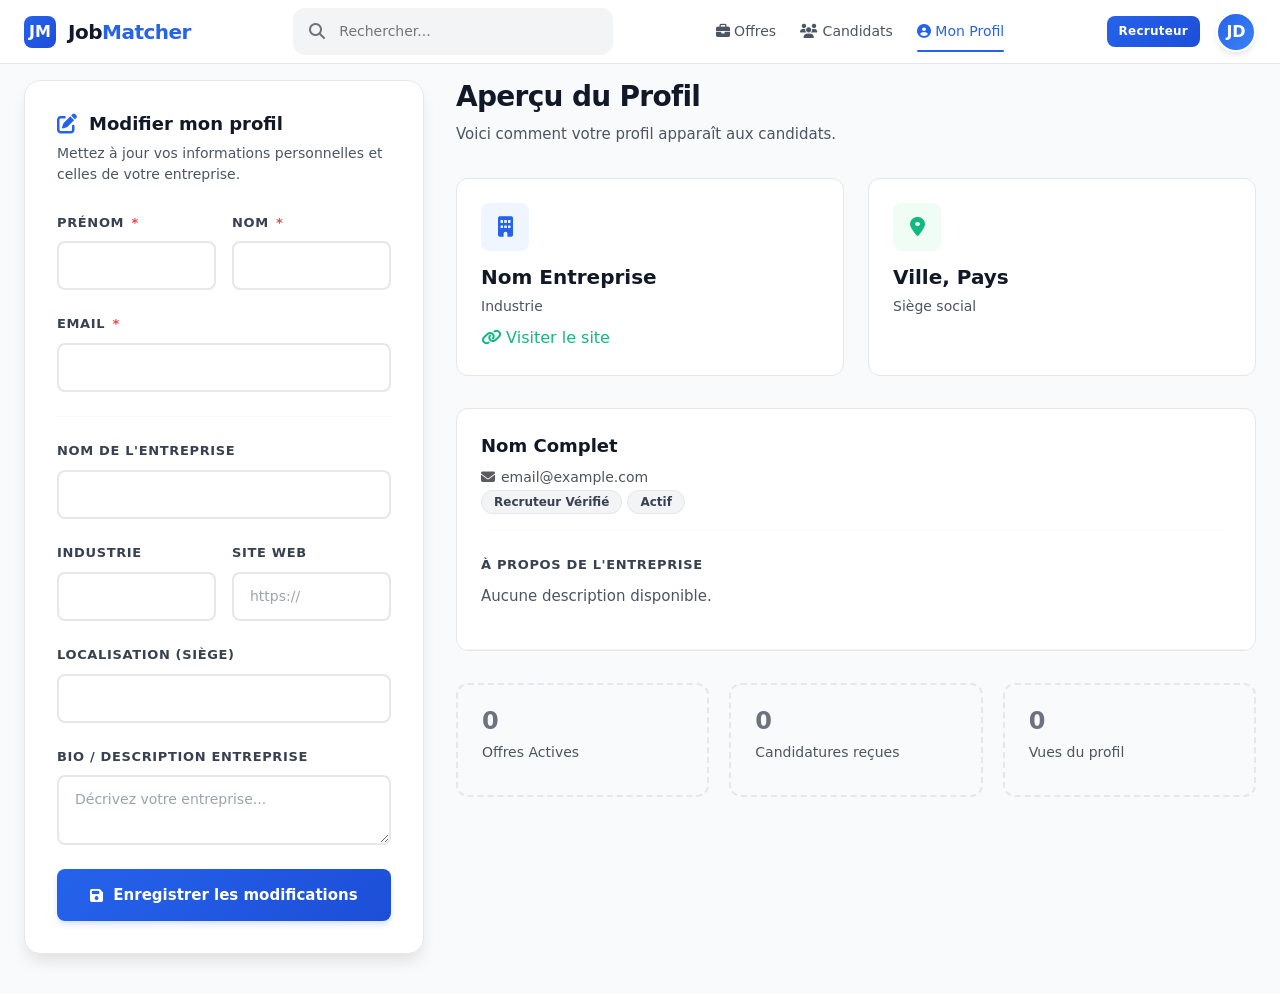
<file: JobMatcher/target/classes/static/recruiter_profile.html>
<!DOCTYPE html>
<html lang="fr" xmlns:th="http://www.thymeleaf.org">
<head>
  <meta charset="UTF-8">
  <title>Mon Profil | JobMatcher</title>
  <meta name="viewport" content="width=device-width, initial-scale=1.0">
  <link href="https://cdn.jsdelivr.net/npm/bootstrap@5.3.0/dist/css/bootstrap.min.css" rel="stylesheet">
  <link rel="stylesheet" href="https://cdnjs.cloudflare.com/ajax/libs/font-awesome/6.4.0/css/all.min.css">

  <style>
    /* MODERN & CLEAN DESIGN SYSTEM */
    :root {
      --primary-blue: #2563eb;
      --primary-blue-dark: #1d4ed8;
      --primary-blue-light: #3b82f6;
      --primary-blue-soft: #eff6ff;
      --success-green: #10b981;
      --warning-orange: #f59e0b;
      --danger-red: #ef4444;
      --neutral-900: #111827;
      --neutral-800: #1f2937;
      --neutral-700: #374151;
      --neutral-600: #4b5563;
      --neutral-500: #6b7280;
      --neutral-400: #9ca3af;
      --neutral-300: #d1d5db;
      --neutral-200: #e5e7eb;
      --neutral-100: #f3f4f6;
      --neutral-50: #f9fafb;
      --white: #ffffff;
      --shadow-sm: 0 1px 2px 0 rgba(0, 0, 0, 0.05);
      --shadow-md: 0 4px 6px -1px rgba(0, 0, 0, 0.1);
      --shadow-lg: 0 10px 15px -3px rgba(0, 0, 0, 0.1);
      --shadow-xl: 0 20px 25px -5px rgba(0, 0, 0, 0.1);
      --radius-sm: 0.375rem;
      --radius-md: 0.5rem;
      --radius-lg: 0.75rem;
      --radius-xl: 1rem;
      --transition-base: 150ms cubic-bezier(0.4, 0, 0.2, 1);
      --transition-smooth: 300ms cubic-bezier(0.4, 0, 0.2, 1);
    }
    * { margin: 0; padding: 0; box-sizing: border-box; }
    body { font-family: -apple-system, BlinkMacSystemFont, 'Inter', 'Segoe UI', system-ui, sans-serif; background-color: var(--neutral-50); color: var(--neutral-800); line-height: 1.6; -webkit-font-smoothing: antialiased; -moz-osx-font-smoothing: grayscale; }
    .app-navbar { position: fixed; top: 0; left: 0; right: 0; height: 64px; background: var(--white); border-bottom: 1px solid var(--neutral-200); z-index: 100; backdrop-filter: blur(8px); background: rgba(255, 255, 255, 0.95); }
    .nav-container { max-width: 1280px; margin: 0 auto; padding: 0 24px; height: 100%; display: flex; align-items: center; justify-content: space-between; }
    .nav-brand { display: flex; align-items: center; gap: 12px; text-decoration: none; }
    .brand-logo { width: 32px; height: 32px; background: linear-gradient(135deg, var(--primary-blue), var(--primary-blue-dark)); border-radius: var(--radius-md); display: flex; align-items: center; justify-content: center; color: var(--white); font-weight: 600; font-size: 16px; }
    .brand-text { font-size: 20px; font-weight: 700; color: var(--neutral-900); letter-spacing: -0.025em; }
    .brand-text span { color: var(--primary-blue); }
    .nav-search { position: relative; width: 320px; }
    .search-input { width: 100%; padding: 10px 16px 10px 44px; background: var(--neutral-100); border: 2px solid transparent; border-radius: var(--radius-lg); font-size: 14px; transition: all var(--transition-base); }
    .search-input:focus { outline: none; background: var(--white); border-color: var(--primary-blue); box-shadow: 0 0 0 3px rgba(37, 99, 235, 0.1); }
    .search-icon { position: absolute; left: 16px; top: 50%; transform: translateY(-50%); color: var(--neutral-500); pointer-events: none; }
    .nav-menu { display: flex; align-items: center; gap: 24px; }
    .nav-item { position: relative; color: var(--neutral-600); text-decoration: none; font-size: 14px; font-weight: 500; padding: 8px 0; transition: color var(--transition-base); }
    .nav-item:hover { color: var(--neutral-900); }
    .nav-item.active { color: var(--primary-blue); }
    .nav-item.active::after { content: ''; position: absolute; bottom: -1px; left: 0; right: 0; height: 2px; background: var(--primary-blue); border-radius: 1px; }
    .user-menu { display: flex; align-items: center; gap: 16px; }
    .recruiter-badge { background: linear-gradient(135deg, var(--primary-blue), var(--primary-blue-dark)); color: var(--white); font-size: 12px; font-weight: 600; padding: 6px 12px; border-radius: var(--radius-md); letter-spacing: 0.02em; }
    .user-avatar { width: 40px; height: 40px; background: linear-gradient(135deg, var(--primary-blue), var(--primary-blue-light)); border-radius: 50%; display: flex; align-items: center; justify-content: center; color: var(--white); font-weight: 600; cursor: pointer; transition: transform var(--transition-base); border: 2px solid var(--white); box-shadow: var(--shadow-md); }
    .user-avatar:hover { transform: scale(1.05); }
    .main-container { max-width: 1280px; margin: 80px auto 40px; padding: 0 24px; display: grid; grid-template-columns: 1fr 2fr; gap: 32px; }
    .form-section { position: sticky; top: 88px; }
    .form-card { background: var(--white); border-radius: var(--radius-xl); padding: 32px; box-shadow: var(--shadow-lg); border: 1px solid var(--neutral-200); }
    .form-header { margin-bottom: 28px; }
    .form-title { display: flex; align-items: center; gap: 12px; margin-bottom: 8px; }
    .form-title i { color: var(--primary-blue); font-size: 20px; }
    .form-title h3 { font-size: 18px; font-weight: 600; color: var(--neutral-900); margin: 0; }
    .form-subtitle { font-size: 14px; color: var(--neutral-600); line-height: 1.5; }
    .form-group { margin-bottom: 24px; }
    .form-label { display: block; font-size: 13px; font-weight: 600; color: var(--neutral-700); margin-bottom: 8px; text-transform: uppercase; letter-spacing: 0.05em; }
    .form-label .required { color: var(--danger-red); margin-left: 2px; }
    .form-control { width: 100%; padding: 12px 16px; background: var(--white); border: 2px solid var(--neutral-200); border-radius: var(--radius-md); font-size: 14px; color: var(--neutral-800); transition: all var(--transition-base); }
    .form-control:focus { outline: none; border-color: var(--primary-blue); box-shadow: 0 0 0 3px rgba(37, 99, 235, 0.1); }
    .form-control::placeholder { color: var(--neutral-400); }
    .form-select { appearance: none; background-image: url("data:image/svg+xml,%3csvg xmlns='http://www.w3.org/2000/svg' fill='none' viewBox='0 0 20 20'%3e%3cpath stroke='%236b7280' stroke-linecap='round' stroke-linejoin='round' stroke-width='1.5' d='M6 8l4 4 4-4'/%3e%3c/svg%3e"); background-position: right 0.5rem center; background-repeat: no-repeat; background-size: 1.5em 1.5em; padding-right: 2.5rem; }
    .form-textarea { min-height: 120px; resize: vertical; line-height: 1.5; }
    .form-grid { display: grid; grid-template-columns: 1fr 1fr; gap: 16px; }
    .btn-primary { width: 100%; padding: 14px 24px; background: linear-gradient(135deg, var(--primary-blue), var(--primary-blue-dark)); color: var(--white); border: none; border-radius: var(--radius-md); font-size: 15px; font-weight: 600; cursor: pointer; display: flex; align-items: center; justify-content: center; gap: 10px; transition: all var(--transition-base); box-shadow: 0 4px 6px -1px rgba(37, 99, 235, 0.2); }
    .btn-primary:hover { transform: translateY(-2px); box-shadow: 0 8px 12px -2px rgba(37, 99, 235, 0.25); }
    .dashboard-header { margin-bottom: 32px; }
    .dashboard-title { font-size: 28px; font-weight: 700; color: var(--neutral-900); margin-bottom: 8px; letter-spacing: -0.025em; }
    .dashboard-subtitle { font-size: 15px; color: var(--neutral-600); line-height: 1.6; }
    .stats-grid { display: grid; grid-template-columns: repeat(3, 1fr); gap: 20px; margin-bottom: 32px; }
    .stat-card { background: var(--white); border-radius: var(--radius-lg); padding: 24px; border: 1px solid var(--neutral-200); transition: all var(--transition-base); }
    .stat-card:hover { transform: translateY(-4px); box-shadow: var(--shadow-lg); border-color: var(--neutral-300); }
    .stat-icon { width: 48px; height: 48px; border-radius: var(--radius-md); background: var(--primary-blue-soft); color: var(--primary-blue); display: flex; align-items: center; justify-content: center; font-size: 20px; margin-bottom: 16px; }
    .stat-value { font-size: 32px; font-weight: 700; color: var(--neutral-900); line-height: 1; margin-bottom: 8px; }
    .stat-label { font-size: 14px; color: var(--neutral-600); margin-bottom: 8px; }
    .job-card { background: var(--white); border-radius: var(--radius-lg); border: 1px solid var(--neutral-200); overflow: hidden; transition: all var(--transition-smooth); }
    .job-card:hover { transform: translateY(-4px); box-shadow: var(--shadow-xl); border-color: var(--neutral-300); }
    .job-header { padding: 24px; border-bottom: 1px solid var(--neutral-100); }
    .job-title { font-size: 18px; font-weight: 600; color: var(--neutral-900); margin: 0 0 8px 0; line-height: 1.4; }
    .job-meta { display: flex; flex-wrap: wrap; gap: 16px; font-size: 14px; color: var(--neutral-600); }
    .job-meta-item { display: flex; align-items: center; gap: 6px; }
    .job-badge { font-size: 12px; font-weight: 600; padding: 4px 12px; border-radius: 20px; background: var(--neutral-100); color: var(--neutral-700); border: 1px solid var(--neutral-200); }

    /* Media Queries unchanged */
    @media (max-width: 1024px) { .main-container { grid-template-columns: 1fr; gap: 24px; } .form-section { position: static; } .stats-grid { grid-template-columns: repeat(2, 1fr); } }
    @media (max-width: 768px) { .app-navbar { height: 60px; } .nav-container { padding: 0 16px; } .nav-search { display: none; } .main-container { margin: 72px auto 24px; padding: 0 16px; gap: 20px; } .stats-grid { grid-template-columns: 1fr; gap: 16px; } .form-grid { grid-template-columns: 1fr; gap: 16px; } }
  </style>
</head>
<body>

<nav class="app-navbar">
  <div class="nav-container">
    <a href="#" class="nav-brand">
      <div class="brand-logo">JM</div>
      <div class="brand-text">Job<span>Matcher</span></div>
    </a>

    <div class="nav-search">
      <i class="fas fa-search search-icon"></i>
      <input type="text" class="search-input" placeholder="Rechercher...">
    </div>

    <div class="nav-menu">
      <a href="/recruiter/dashboard" class="nav-item">
        <i class="fas fa-briefcase"></i>
        Offres
      </a>
      <a href="#" class="nav-item">
        <i class="fas fa-users"></i>
        Candidats
      </a>
      <a href="#" class="nav-item active">
        <i class="fas fa-user-circle"></i>
        Mon Profil
      </a>
    </div>

    <div class="user-menu">
      <span class="recruiter-badge">Recruteur</span>
      <div class="user-avatar"
           th:text="${#strings.substring(recruiter.firstName,0,1) + #strings.substring(recruiter.lastName,0,1)}">JD</div>
    </div>
  </div>
</nav>

<main class="main-container">

  <div class="form-section">
    <div class="form-card">
      <div class="form-header">
        <div class="form-title">
          <i class="fas fa-edit"></i>
          <h3>Modifier mon profil</h3>
        </div>
        <p class="form-subtitle">Mettez à jour vos informations personnelles et celles de votre entreprise.</p>
      </div>

      <form th:action="@{/recruiter/profile/update}" th:object="${recruiter}" method="post">

        <div class="form-grid">
          <div class="form-group">
            <label class="form-label">Prénom <span class="required">*</span></label>
            <input type="text" class="form-control" th:field="*{firstName}" required>
          </div>
          <div class="form-group">
            <label class="form-label">Nom <span class="required">*</span></label>
            <input type="text" class="form-control" th:field="*{lastName}" required>
          </div>
        </div>

        <div class="form-group">
          <label class="form-label">Email <span class="required">*</span></label>
          <input type="email" class="form-control" th:field="*{email}" required>
        </div>

        <hr style="margin: 24px 0; border-color: var(--neutral-200);">

        <div class="form-group">
          <label class="form-label">Nom de l'entreprise</label>
          <input type="text" class="form-control" th:field="*{companyName}">
        </div>

        <div class="form-grid">
          <div class="form-group">
            <label class="form-label">Industrie</label>
            <input type="text" class="form-control" th:field="*{industry}">
          </div>
          <div class="form-group">
            <label class="form-label">Site Web</label>
            <input type="url" class="form-control" th:field="*{companyWebsite}" placeholder="https://">
          </div>
        </div>

        <div class="form-group">
          <label class="form-label">Localisation (Siège)</label>
          <input type="text" class="form-control" th:field="*{location}">
        </div>

        <div class="form-group">
          <label class="form-label">Bio / Description Entreprise</label>
          <textarea class="form-control form-textarea" th:field="*{bio}" placeholder="Décrivez votre entreprise..."></textarea>
        </div>

        <button type="submit" class="btn-primary">
          <i class="fas fa-save"></i>
          Enregistrer les modifications
        </button>
      </form>
    </div>
  </div>

  <div class="dashboard-section">
    <div class="dashboard-header">
      <h1 class="dashboard-title">Aperçu du Profil</h1>
      <p class="dashboard-subtitle">Voici comment votre profil apparaît aux candidats.</p>
    </div>

    <div class="stats-grid" style="grid-template-columns: 1fr 1fr; gap: 24px;">
      <div class="stat-card">
        <div class="stat-icon">
          <i class="fas fa-building"></i>
        </div>
        <div class="stat-value" style="font-size: 20px;" th:text="${recruiter.companyName}">Nom Entreprise</div>
        <div class="stat-label" th:text="${recruiter.industry}">Industrie</div>
        <div class="stat-trend trend-up">
          <a th:href="${recruiter.companyWebsite}" target="_blank" style="text-decoration: none; color: var(--success-green);">
            <i class="fas fa-link"></i> Visiter le site
          </a>
        </div>
      </div>

      <div class="stat-card">
        <div class="stat-icon" style="background-color: #f0fdf4; color: #10b981;">
          <i class="fas fa-map-marker-alt"></i>
        </div>
        <div class="stat-value" style="font-size: 20px;" th:text="${recruiter.location}">Ville, Pays</div>
        <div class="stat-label">Siège social</div>
      </div>
    </div>

    <div class="job-card">
      <div class="job-header">
        <div class="job-header-top">
          <div>
            <h3 class="job-title" th:text="${recruiter.firstName + ' ' + recruiter.lastName}">Nom Complet</h3>
            <div class="job-meta">
                            <span class="job-meta-item">
                                <i class="fas fa-envelope text-muted"></i>
                                <span th:text="${recruiter.email}">email@example.com</span>
                            </span>
            </div>
            <div class="job-badges">
              <span class="job-badge highlight">Recruteur Vérifié</span>
              <span class="job-badge">Actif</span>
            </div>
          </div>
        </div>
        <hr style="border-color: var(--neutral-100);">
        <div style="margin-top: 24px;">
          <label class="form-label">À propos de l'entreprise</label>
          <p style="color: var(--neutral-600); font-size: 15px; line-height: 1.7;" th:text="${recruiter.bio}">
            Aucune description disponible.
          </p>
        </div>
      </div>
    </div>

    <div class="stats-grid" style="margin-top: 32px;">
      <div class="stat-card" style="background-color: var(--neutral-50); border: 2px dashed var(--neutral-200);">
        <div class="stat-value" style="font-size: 24px; color: var(--neutral-500);">0</div>
        <div class="stat-label">Offres Actives</div>
      </div>
      <div class="stat-card" style="background-color: var(--neutral-50); border: 2px dashed var(--neutral-200);">
        <div class="stat-value" style="font-size: 24px; color: var(--neutral-500);">0</div>
        <div class="stat-label">Candidatures reçues</div>
      </div>
      <div class="stat-card" style="background-color: var(--neutral-50); border: 2px dashed var(--neutral-200);">
        <div class="stat-value" style="font-size: 24px; color: var(--neutral-500);">0</div>
        <div class="stat-label">Vues du profil</div>
      </div>
    </div>
  </div>
</main>

<script>
  // Keeping only UI logic, removing the Job Fetching logic for this page
  document.addEventListener('DOMContentLoaded', function() {
    // You can add client-side validations here if needed
  });
</script>
</body>
</html>
</file>
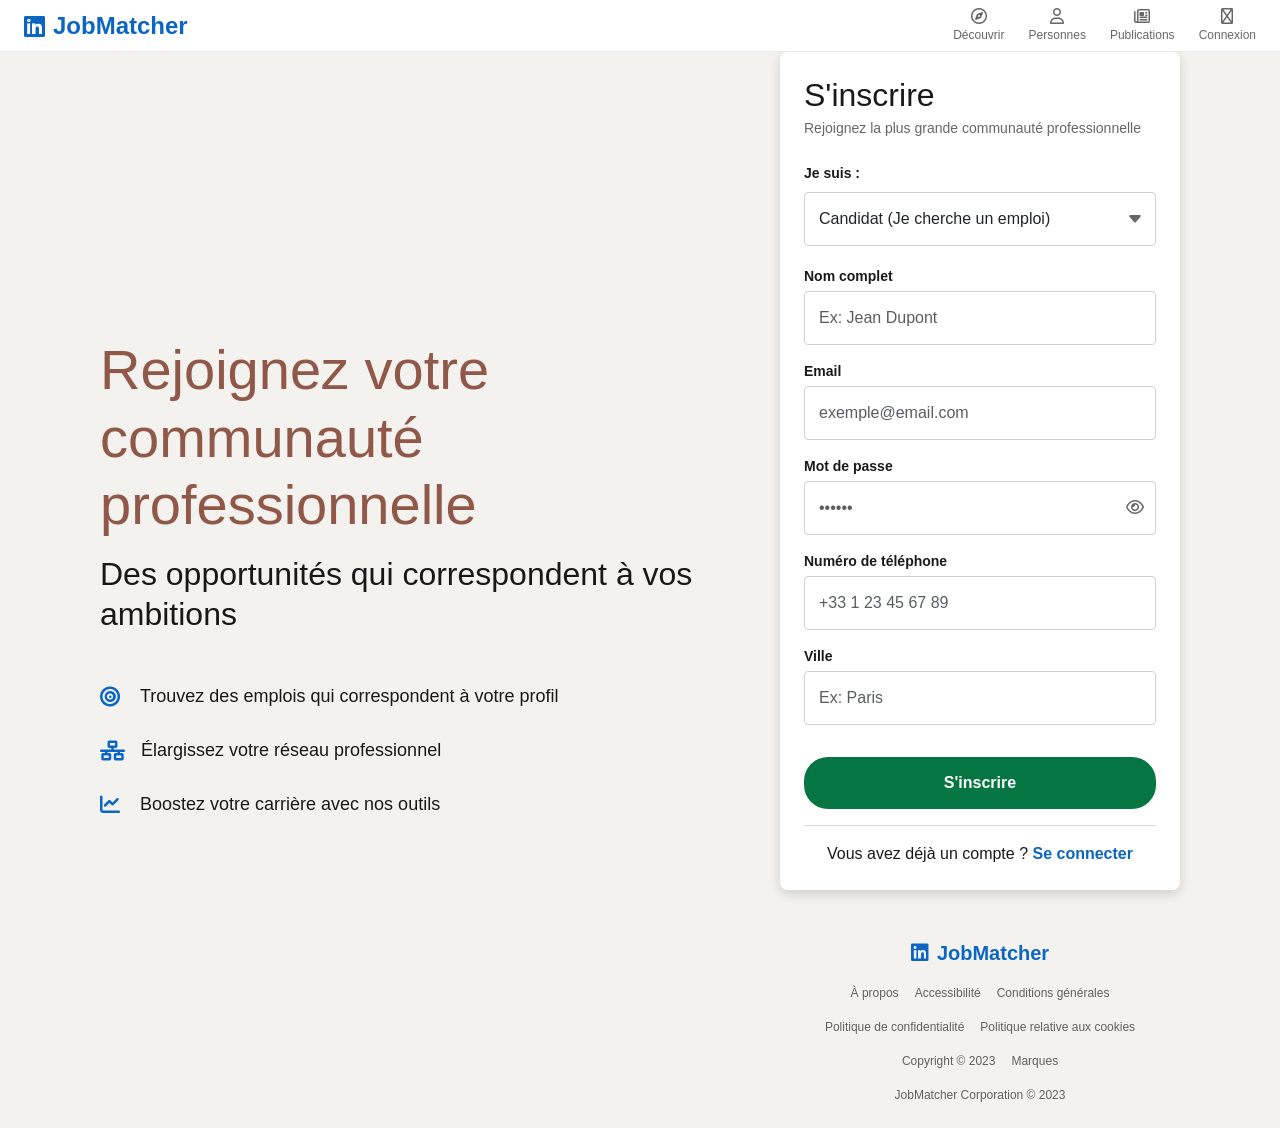
<file: JobMatcher/target/classes/static/signup.html>
<!DOCTYPE html>
<html lang="fr">
<head>
    <meta charset="UTF-8">
    <title>Inscription - JobMatcher</title>
    <meta name="viewport" content="width=device-width, initial-scale=1.0">
    <link href="https://cdn.jsdelivr.net/npm/bootstrap@5.3.0/dist/css/bootstrap.min.css" rel="stylesheet">
    <link rel="stylesheet" href="https://cdnjs.cloudflare.com/ajax/libs/font-awesome/6.4.0/css/all.min.css">
    <style>
        :root {
            --linkedin-blue: #0a66c2;
            --linkedin-blue-dark: #004182;
            --linkedin-blue-light: #70b5f9;
            --linkedin-text: rgba(0,0,0,0.9);
            --linkedin-text-secondary: rgba(0,0,0,0.6);
            --linkedin-bg: #f3f2ef;
            --linkedin-white: #ffffff;
            --linkedin-border: #d0d0d0;
            --linkedin-green: #057642;
        }

        * {
            margin: 0;
            padding: 0;
            box-sizing: border-box;
            font-family: -apple-system, BlinkMacSystemFont, 'Segoe UI', Roboto, Helvetica Neue, Arial, sans-serif;
        }

        body {
            background-color: var(--linkedin-bg);
            color: var(--linkedin-text);
            font-size: 16px;
            line-height: 1.5;
            min-height: 100vh;
        }

        /* LinkedIn Header */
        .linkedin-header {
            background-color: var(--linkedin-white);
            border-bottom: 1px solid rgba(0,0,0,0.08);
            height: 52px;
            padding: 0 24px;
            display: flex;
            align-items: center;
            justify-content: space-between;
            position: fixed;
            top: 0;
            left: 0;
            right: 0;
            z-index: 100;
        }

        .linkedin-logo {
            color: var(--linkedin-blue);
            font-size: 24px;
            font-weight: 600;
            display: flex;
            align-items: center;
            text-decoration: none;
        }

        .linkedin-logo i {
            margin-right: 8px;
        }

        .nav-links {
            display: flex;
            align-items: center;
            gap: 24px;
        }

        .nav-link {
            color: var(--linkedin-text-secondary);
            font-size: 12px;
            text-decoration: none;
            display: flex;
            flex-direction: column;
            align-items: center;
            transition: color 0.2s;
        }

        .nav-link:hover {
            color: var(--linkedin-text);
        }

        .nav-link i {
            font-size: 16px;
            margin-bottom: 2px;
        }

        /* Main Layout */
        .main-container {
            max-width: 1128px;
            margin: 0 auto;
            padding: 0 24px;
            display: flex;
            align-items: center;
            min-height: calc(100vh - 52px);
            margin-top: 52px;
        }

        /* Hero Section */
        .hero-section {
            flex: 1;
            padding-right: 60px;
        }

        .hero-title {
            font-size: 56px;
            font-weight: 200;
            line-height: 1.2;
            color: #8f5849;
            margin-bottom: 16px;
        }

        .hero-subtitle {
            font-size: 32px;
            font-weight: 400;
            line-height: 1.25;
            margin-bottom: 32px;
        }

        .feature-list {
            margin-top: 48px;
        }

        .feature-item {
            display: flex;
            align-items: center;
            margin-bottom: 24px;
            font-size: 18px;
        }

        .feature-icon {
            color: var(--linkedin-blue);
            font-size: 20px;
            margin-right: 16px;
            min-width: 24px;
        }

        /* Signup Form - LinkedIn Style */
        .signup-container {
            width: 400px;
        }

        .signup-card {
            background: var(--linkedin-white);
            padding: 24px;
            border-radius: 8px;
            box-shadow: 0 4px 12px rgba(0,0,0,0.15);
            margin-bottom: 24px;
        }

        .form-title {
            font-size: 32px;
            font-weight: 400;
            margin-bottom: 4px;
        }

        .form-subtitle {
            color: var(--linkedin-text-secondary);
            font-size: 14px;
            margin-bottom: 24px;
        }

        .form-group {
            margin-bottom: 16px;
        }

        .form-label {
            font-size: 14px;
            font-weight: 600;
            color: var(--linkedin-text);
            margin-bottom: 4px;
            display: block;
        }

        .form-control {
            width: 100%;
            padding: 14px;
            font-size: 16px;
            border: 1px solid var(--linkedin-border);
            border-radius: 4px;
            transition: all 0.15s;
        }

        .form-control:focus {
            border-color: var(--linkedin-blue);
            outline: none;
            box-shadow: 0 0 0 1px var(--linkedin-blue);
        }

        .form-control:hover {
            border-color: rgba(0,0,0,0.9);
        }

        .password-wrapper {
            position: relative;
        }

        .password-toggle {
            position: absolute;
            right: 12px;
            top: 50%;
            transform: translateY(-50%);
            background: none;
            border: none;
            color: var(--linkedin-text-secondary);
            cursor: pointer;
        }

        .signup-btn {
            width: 100%;
            padding: 14px;
            font-size: 16px;
            font-weight: 600;
            background-color: var(--linkedin-green);
            color: white;
            border: none;
            border-radius: 24px;
            cursor: pointer;
            transition: background-color 0.15s;
            margin-top: 16px;
        }

        .signup-btn:hover {
            background-color: #045c38;
        }

        .login-prompt {
            text-align: center;
            margin-top: 16px;
            padding-top: 16px;
            border-top: 1px solid rgba(0,0,0,0.15);
        }

        .login-prompt a {
            color: var(--linkedin-blue);
            font-weight: 600;
            text-decoration: none;
        }

        .login-prompt a:hover {
            text-decoration: underline;
        }

        /* Role Selection Styling */
        .role-selection {
            margin-bottom: 20px;
        }

        .role-label {
            font-size: 14px;
            font-weight: 600;
            color: var(--linkedin-text);
            margin-bottom: 8px;
            display: block;
        }

        /* Custom select styling */
        select.form-control {
            appearance: none;
            background-image: url("data:image/svg+xml,%3Csvg xmlns='http://www.w3.org/2000/svg' width='16' height='16' fill='%23666666' viewBox='0 0 16 16'%3E%3Cpath d='M7.247 11.14 2.451 5.658C1.885 5.013 2.345 4 3.204 4h9.592a1 1 0 0 1 .753 1.659l-4.796 5.48a1 1 0 0 1-1.506 0z'/%3E%3C/svg%3E");
            background-repeat: no-repeat;
            background-position: right 12px center;
            background-size: 16px;
            padding-right: 40px;
            cursor: pointer;
        }

        /* Fieldset Animation */
        .role-fields {
            transition: opacity 0.3s ease, max-height 0.3s ease;
            overflow: hidden;
        }

        /* Footer */
        .linkedin-footer {
            padding: 24px 0;
            text-align: center;
        }

        .footer-links {
            display: flex;
            justify-content: center;
            flex-wrap: wrap;
            gap: 16px;
            margin-bottom: 16px;
        }

        .footer-links a {
            color: var(--linkedin-text-secondary);
            text-decoration: none;
            font-size: 12px;
        }

        .footer-links a:hover {
            color: var(--linkedin-blue);
            text-decoration: underline;
        }

        .footer-logo {
            color: var(--linkedin-blue);
            font-weight: 600;
            font-size: 20px;
            display: flex;
            align-items: center;
            justify-content: center;
            gap: 8px;
            margin-bottom: 16px;
        }

        .copyright {
            color: var(--linkedin-text-secondary);
            font-size: 12px;
        }

        /* Responsive */
        @media (max-width: 1024px) {
            .main-container {
                flex-direction: column;
                padding-top: 32px;
            }

            .hero-section {
                padding-right: 0;
                text-align: center;
                margin-bottom: 32px;
            }

            .hero-title {
                font-size: 40px;
            }

            .hero-subtitle {
                font-size: 24px;
            }

            .signup-container {
                width: 100%;
                max-width: 400px;
            }
        }

        @media (max-width: 768px) {
            .nav-links {
                display: none;
            }

            .hero-title {
                font-size: 32px;
            }

            .hero-subtitle {
                font-size: 20px;
            }

            .signup-card {
                box-shadow: none;
                border: 1px solid rgba(0,0,0,0.08);
            }
        }

        /* Animation for field transitions */
        .fade-in {
            animation: fadeIn 0.3s ease;
        }

        @keyframes fadeIn {
            from { opacity: 0; transform: translateY(-5px); }
            to { opacity: 1; transform: translateY(0); }
        }
    </style>
</head>
<body>
<!-- LinkedIn Header -->
<header class="linkedin-header">
    <a href="index.html" class="linkedin-logo">
        <i class="fab fa-linkedin"></i>
        <span>JobMatcher</span>
    </a>

    <div class="nav-links">
        <a href="#" class="nav-link">
            <i class="far fa-compass"></i>
            <span>Découvrir</span>
        </a>
        <a href="#" class="nav-link">
            <i class="far fa-user"></i>
            <span>Personnes</span>
        </a>
        <a href="#" class="nav-link">
            <i class="far fa-newspaper"></i>
            <span>Publications</span>
        </a>
        <a href="index.html" class="nav-link">
            <i class="far fa-sign-in-alt"></i>
            <span>Connexion</span>
        </a>
    </div>
</header>

<!-- Main Content -->
<main class="main-container">
    <!-- Hero Section -->
    <section class="hero-section">
        <h1 class="hero-title">Rejoignez votre communauté professionnelle</h1>
        <h2 class="hero-subtitle">Des opportunités qui correspondent à vos ambitions</h2>

        <div class="feature-list">
            <div class="feature-item">
                <div class="feature-icon">
                    <i class="fas fa-bullseye"></i>
                </div>
                <span>Trouvez des emplois qui correspondent à votre profil</span>
            </div>
            <div class="feature-item">
                <div class="feature-icon">
                    <i class="fas fa-network-wired"></i>
                </div>
                <span>Élargissez votre réseau professionnel</span>
            </div>
            <div class="feature-item">
                <div class="feature-icon">
                    <i class="fas fa-chart-line"></i>
                </div>
                <span>Boostez votre carrière avec nos outils</span>
            </div>
        </div>
    </section>

    <!-- Signup Form -->
    <section class="signup-container">
        <div class="signup-card">
            <h2 class="form-title">S'inscrire</h2>
            <p class="form-subtitle">Rejoignez la plus grande communauté professionnelle</p>

            <form id="signupForm">
                <!-- Role Selection -->
                <div class="role-selection">
                    <label for="role" class="role-label">Je suis :</label>
                    <select id="role" class="form-control" onchange="toggleFields()">
                        <option value="candidate">Candidat (Je cherche un emploi)</option>
                        <option value="recruiter">Recruteur (Je publie des offres)</option>
                    </select>
                </div>

                <!-- Common Fields -->
                <div class="form-group">
                    <label for="name" class="form-label">Nom complet</label>
                    <input type="text" id="name" class="form-control" placeholder="" required>
                </div>

                <div class="form-group">
                    <label for="email" class="form-label">Email</label>
                    <input type="email" id="email" class="form-control" placeholder="" required>
                </div>

                <div class="form-group">
                    <label for="pass" class="form-label">Mot de passe</label>
                    <div class="password-wrapper">
                        <input type="password" id="pass" class="form-control" placeholder="" required>
                        <button type="button" class="password-toggle" id="togglePassword">
                            <i class="far fa-eye"></i>
                        </button>
                    </div>
                </div>

                <!-- Candidate Fields (Visible by default) -->
                <div id="candidateFields" class="role-fields">
                    <div class="form-group">
                        <label for="phone" class="form-label">Numéro de téléphone</label>
                        <input type="tel" id="phone" class="form-control" placeholder="">
                    </div>

                    <div class="form-group">
                        <label for="city" class="form-label">Ville</label>
                        <input type="text" id="city" class="form-control" placeholder="">
                    </div>
                </div>

                <!-- Recruiter Fields (Hidden by default) -->
                <div id="recruiterFields" class="role-fields d-none">
                    <div class="form-group">
                        <label for="company" class="form-label">Nom de l'entreprise</label>
                        <input type="text" id="company" class="form-control" placeholder="">
                    </div>
                </div>

                <button type="submit" class="signup-btn">S'inscrire</button>
            </form>

            <div class="login-prompt">
                Vous avez déjà un compte ? <a href="index.html">Se connecter</a>
            </div>
        </div>

        <!-- Footer -->
        <footer class="linkedin-footer">
            <div class="footer-logo">
                <i class="fab fa-linkedin"></i>
                <span>JobMatcher</span>
            </div>

            <div class="footer-links">
                <a href="#">À propos</a>
                <a href="#">Accessibilité</a>
                <a href="#">Conditions générales</a>
                <a href="#">Politique de confidentialité</a>
                <a href="#">Politique relative aux cookies</a>
                <a href="#">Copyright © 2023</a>
                <a href="#">Marques</a>
            </div>

            <div class="copyright">
                JobMatcher Corporation © 2023
            </div>
        </footer>
    </section>
</main>

<script>
    // Function to toggle fields based on role selection
    function toggleFields() {
        const role = document.getElementById("role").value;
        const candidateFields = document.getElementById("candidateFields");
        const recruiterFields = document.getElementById("recruiterFields");

        if (role === "candidate") {
            candidateFields.classList.remove("d-none");
            recruiterFields.classList.add("d-none");
            // Add animation
            candidateFields.classList.add("fade-in");
        } else {
            candidateFields.classList.add("d-none");
            recruiterFields.classList.remove("d-none");
            // Add animation
            recruiterFields.classList.add("fade-in");
        }

        // Remove animation class after animation completes
        setTimeout(() => {
            candidateFields.classList.remove("fade-in");
            recruiterFields.classList.remove("fade-in");
        }, 300);
    }

    // Your original signup function
    async function signup() {
        const role = document.getElementById("role").value;
        const name = document.getElementById("name").value;
        const email = document.getElementById("email").value;
        const pass = document.getElementById("pass").value;

        // Basic validation
        if(!name || !email || !pass) {
            alert("Veuillez remplir tous les champs obligatoires.");
            return;
        }

        // Prepare the JSON object
        let payload = {
            name: name,
            email: email,
            password: pass,
            role: role
        };

        // Add specific info based on role
        if (role === "candidate") {
            payload.phone = document.getElementById("phone").value;
            payload.city = document.getElementById("city").value;
        } else {
            payload.companyName = document.getElementById("company").value;
        }

        // Send to server
        try {
            const res = await fetch("/api/signup", {
                method: "POST",
                headers: {"Content-Type":"application/json"},
                body: JSON.stringify(payload)
            });

            if(res.ok) {
                alert("Compte créé avec succès ! Vous pouvez maintenant vous connecter.");
                window.location.href = "index.html";
            } else {
                alert("Erreur lors de l'inscription. Veuillez réessayer.");
            }
        } catch(e) {
            alert("Erreur de connexion au serveur.");
        }
    }

    // Password visibility toggle
    document.getElementById('togglePassword').addEventListener('click', function() {
        const passwordInput = document.getElementById('pass');
        const icon = this.querySelector('i');

        if (passwordInput.type === 'password') {
            passwordInput.type = 'text';
            icon.classList.remove('fa-eye');
            icon.classList.add('fa-eye-slash');
        } else {
            passwordInput.type = 'password';
            icon.classList.remove('fa-eye-slash');
            icon.classList.add('fa-eye');
        }
    });

    // Form submission
    document.getElementById('signupForm').addEventListener('submit', function(e) {
        e.preventDefault();
        signup();
    });

    // Enter key support
    document.addEventListener('keypress', function(e) {
        if (e.key === 'Enter') {
            const activeElement = document.activeElement;
            if (activeElement.tagName === 'INPUT' || activeElement.tagName === 'SELECT') {
                if (!activeElement.closest('form')) return;
                signup();
            }
        }
    });

    // LinkedIn-style placeholder animation
    const inputs = document.querySelectorAll('input[type="text"], input[type="email"], input[type="password"], input[type="tel"]');

    inputs.forEach(input => {
        // Store original placeholder
        const originalPlaceholder = input.placeholder;

        input.addEventListener('focus', function() {
            this.setAttribute('placeholder', this.getAttribute('data-placeholder') || '');
        });

        input.addEventListener('blur', function() {
            this.setAttribute('data-placeholder', this.placeholder);
            this.placeholder = '';
        });

        // Initialize with placeholders
        input.placeholder = originalPlaceholder;
    });

    // Set specific placeholders after initialization
    document.getElementById('name').placeholder = "Ex: Jean Dupont";
    document.getElementById('email').placeholder = "exemple@email.com";
    document.getElementById('pass').placeholder = "••••••";
    document.getElementById('phone').placeholder = "+33 1 23 45 67 89";
    document.getElementById('city').placeholder = "Ex: Paris";
    document.getElementById('company').placeholder = "Ex: TechCorp SA";
</script>
</body>
</html>
</file>
<file: JobMatcher/target/classes/static/assistant.css>
/* Shared Assistant UI (used by multiple static pages) */

.assistant-fab {
  position: fixed;
  right: 20px;
  bottom: 20px;
  z-index: 1200;
  width: 56px;
  height: 56px;
  border-radius: 999px;
  border: 1px solid rgba(0,0,0,0.10);
  background: #0a66c2;
  color: #fff;
  box-shadow: 0 10px 22px rgba(0,0,0,0.18);
  display: grid;
  place-items: center;
  cursor: pointer;
  transition: transform 0.15s ease, background-color 0.15s ease;
}

.assistant-fab:hover {
  background: #004182;
  transform: translateY(-1px);
}

.assistant-backdrop {
  position: fixed;
  inset: 0;
  background: rgba(0,0,0,0.28);
  z-index: 1199;
  display: none;
}

.assistant-panel {
  position: fixed;
  right: 20px;
  bottom: 88px;
  width: min(420px, calc(100vw - 40px));
  background: #fff;
  border: 1px solid rgba(0,0,0,0.12);
  border-radius: 12px;
  box-shadow: 0 18px 40px rgba(0,0,0,0.22);
  z-index: 1201;
  overflow: hidden;
  display: none;
}

.assistant-header {
  display: flex;
  align-items: center;
  justify-content: space-between;
  padding: 12px 14px;
  border-bottom: 1px solid rgba(0,0,0,0.08);
}

.assistant-title {
  display: flex;
  align-items: center;
  gap: 10px;
  font-weight: 700;
}

.assistant-close {
  border: none;
  background: transparent;
  color: rgba(0,0,0,0.6);
  cursor: pointer;
  width: 36px;
  height: 36px;
  border-radius: 8px;
}

.assistant-close:hover {
  background: rgba(0,0,0,0.06);
  color: rgba(0,0,0,0.9);
}

.assistant-body {
  padding: 14px;
  font-size: 14px;
}

.assistant-messages {
  height: 260px;
  overflow: auto;
  padding: 10px;
  background: rgba(0,0,0,0.02);
  border: 1px solid rgba(0,0,0,0.06);
  border-radius: 10px;
}

.assistant-msg {
  display: flex;
  gap: 10px;
  margin: 10px 0;
}

.assistant-badge {
  width: 26px;
  height: 26px;
  border-radius: 999px;
  display: grid;
  place-items: center;
  font-weight: 700;
  font-size: 12px;
  flex: 0 0 26px;
}

.assistant-badge.user {
  background: rgba(10, 102, 194, 0.12);
  color: #0a66c2;
}

.assistant-badge.bot {
  background: rgba(2, 132, 199, 0.12);
  color: #0369a1;
}

.assistant-bubble {
  background: #fff;
  border: 1px solid rgba(0,0,0,0.08);
  border-radius: 12px;
  padding: 10px 12px;
  line-height: 1.4;
  white-space: pre-wrap;
  word-break: break-word;
  max-width: 100%;
}

.assistant-inputRow {
  display: flex;
  gap: 10px;
  margin-top: 12px;
}

.assistant-input {
  flex: 1;
  border: 1px solid rgba(0,0,0,0.18);
  border-radius: 10px;
  padding: 10px 12px;
  outline: none;
}

.assistant-input:focus {
  border-color: #0a66c2;
  box-shadow: 0 0 0 2px rgba(10, 102, 194, 0.18);
}

.assistant-send {
  border: none;
  background: #0a66c2;
  color: #fff;
  border-radius: 10px;
  padding: 10px 14px;
  font-weight: 700;
  cursor: pointer;
}

.assistant-send:disabled {
  opacity: 0.6;
  cursor: not-allowed;
}

.assistant-hint {
  margin-top: 10px;
  color: rgba(0,0,0,0.6);
  font-size: 12px;
}
</file>
